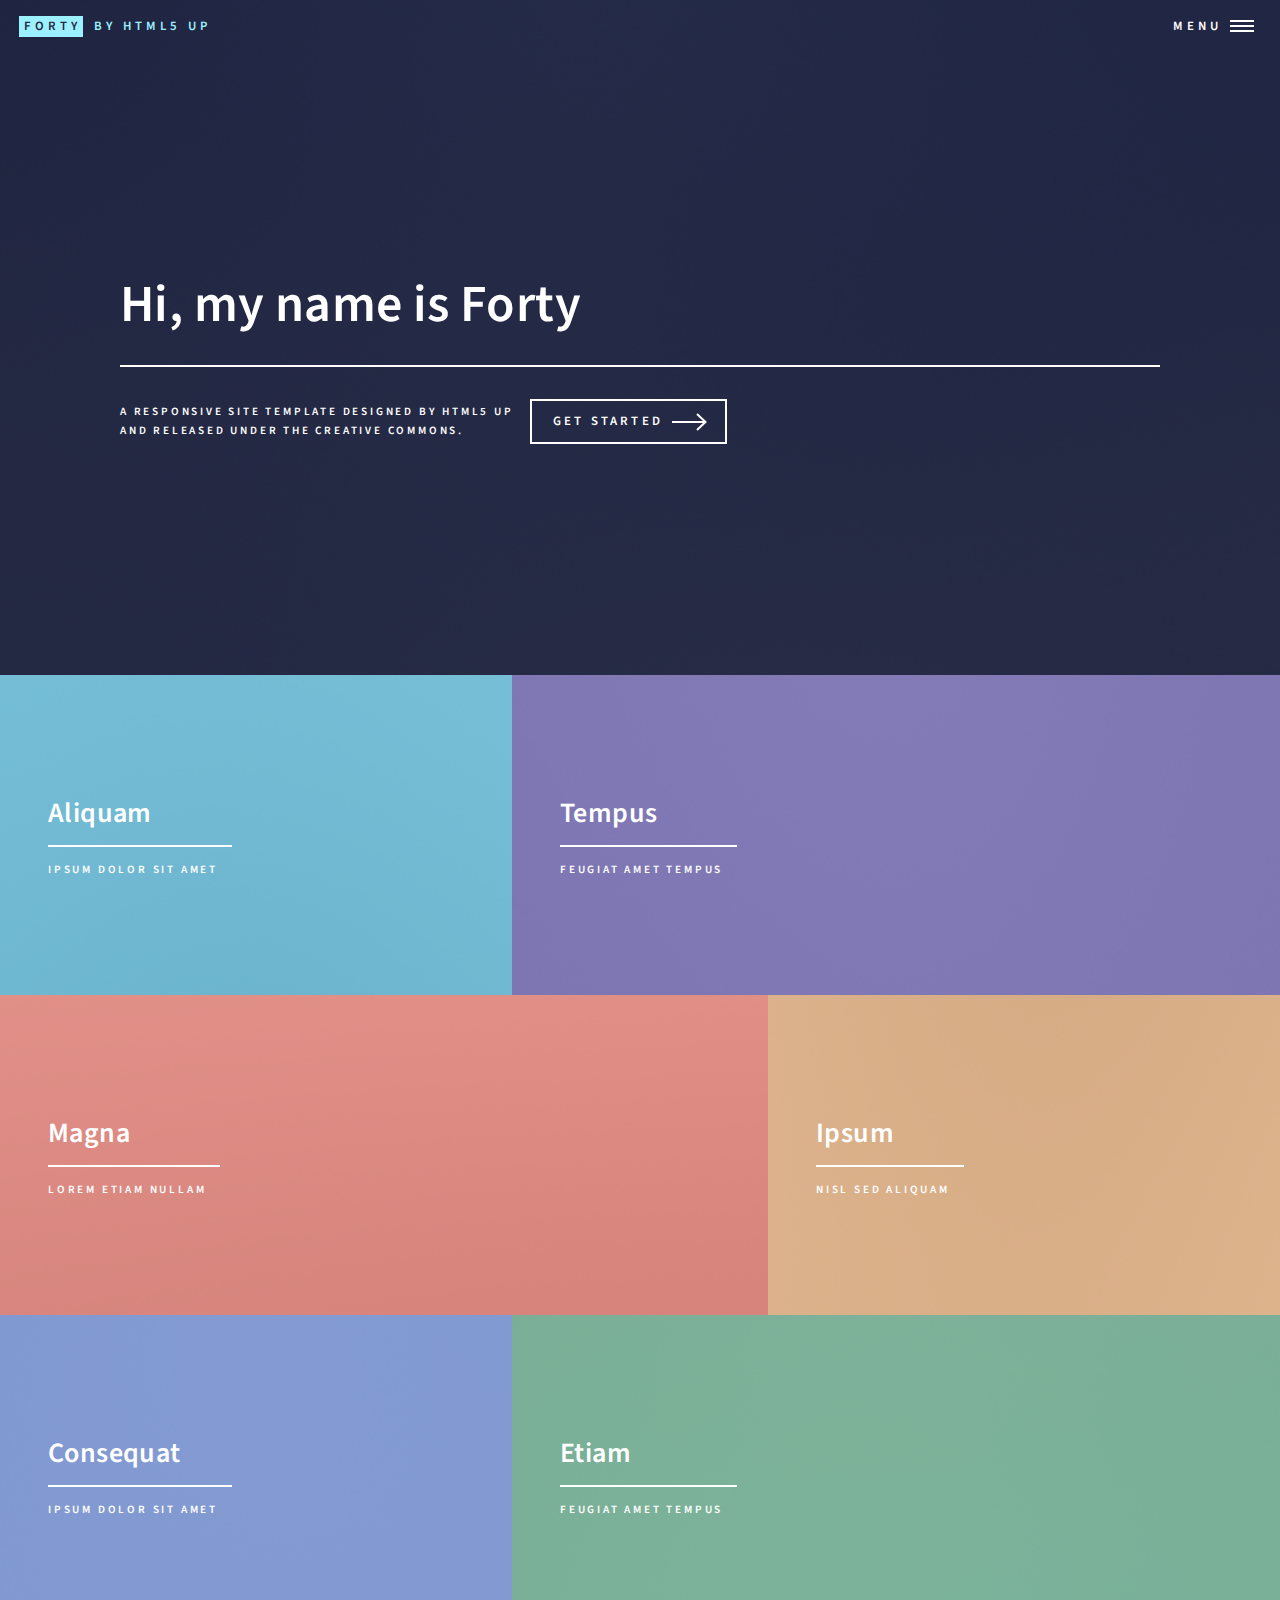
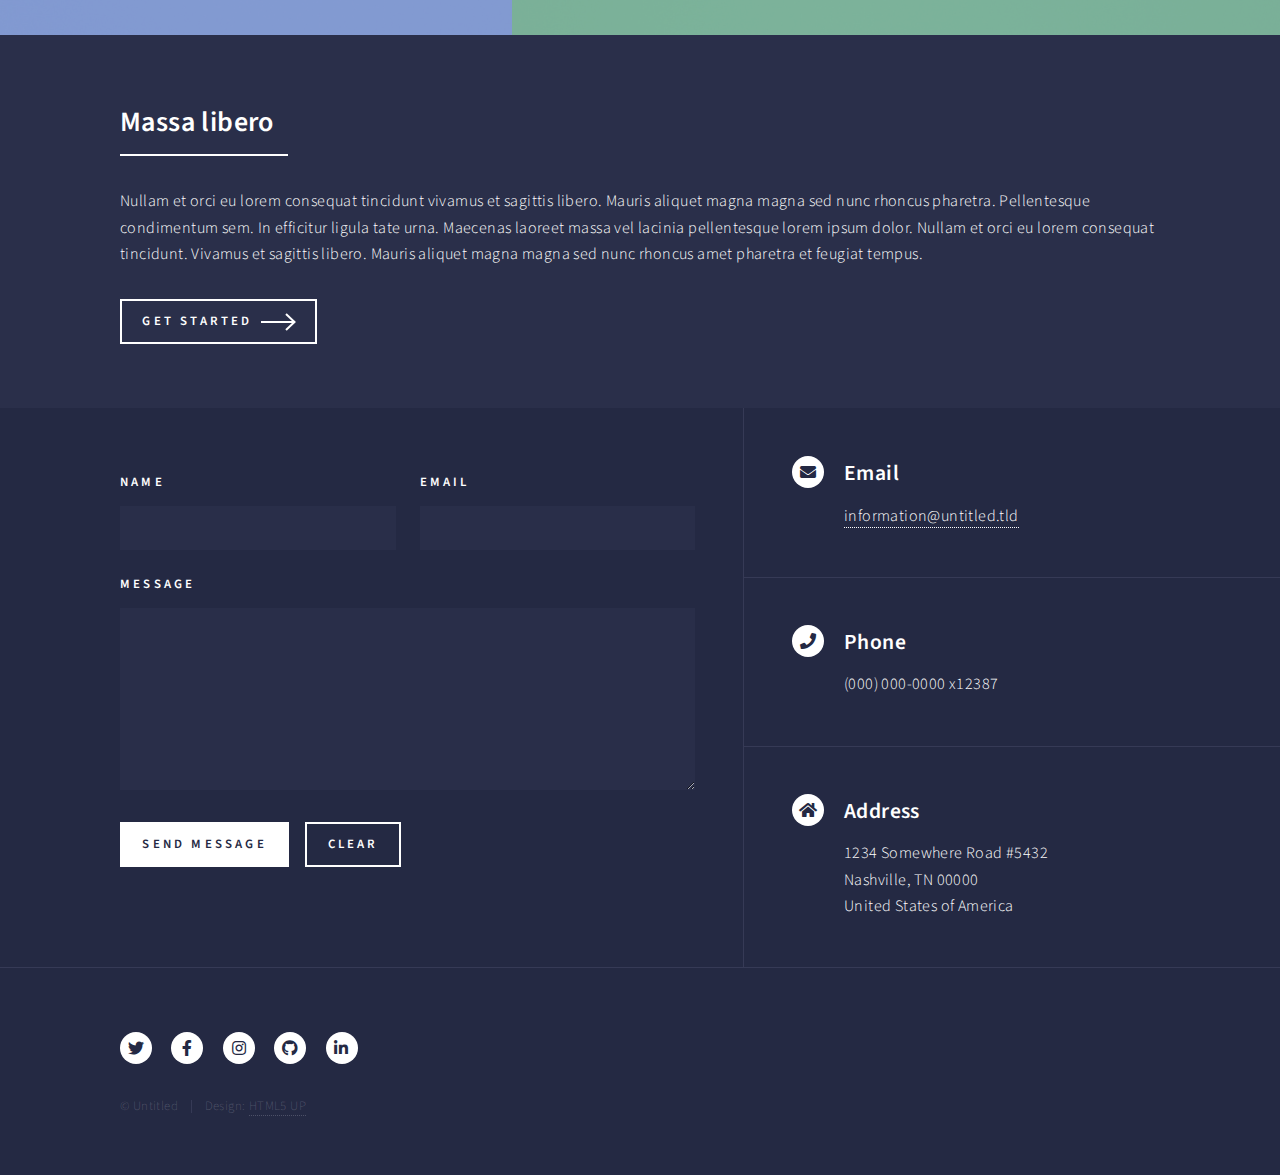
<file: html5up-forty/index.html>
<!DOCTYPE HTML>
<!--
	Forty by HTML5 UP
	html5up.net | @ajlkn
	Free for personal and commercial use under the CCA 3.0 license (html5up.net/license)
-->
<html>
	<head>
		<title>Forty by HTML5 UP</title>
		<meta charset="utf-8" />
		<meta name="viewport" content="width=device-width, initial-scale=1, user-scalable=no" />
		<link rel="stylesheet" href="assets/css/main.css" />
		<noscript><link rel="stylesheet" href="assets/css/noscript.css" /></noscript>
	</head>
	<body class="is-preload">

		<!-- Wrapper -->
			<div id="wrapper">

				<!-- Header -->
					<header id="header" class="alt">
						<a href="index.html" class="logo"><strong>Forty</strong> <span>by HTML5 UP</span></a>
						<nav>
							<a href="#menu">Menu</a>
						</nav>
					</header>

				<!-- Menu -->
					<nav id="menu">
						<ul class="links">
							<li><a href="index.html">Home</a></li>
							<li><a href="landing.html">Landing</a></li>
							<li><a href="generic.html">Generic</a></li>
							<li><a href="elements.html">Elements</a></li>
						</ul>
						<ul class="actions stacked">
							<li><a href="#" class="button primary fit">Get Started</a></li>
							<li><a href="#" class="button fit">Log In</a></li>
						</ul>
					</nav>

				<!-- Banner -->
					<section id="banner" class="major">
						<div class="inner">
							<header class="major">
								<h1>Hi, my name is Forty</h1>
							</header>
							<div class="content">
								<p>A responsive site template designed by HTML5 UP<br />
								and released under the Creative Commons.</p>
								<ul class="actions">
									<li><a href="#one" class="button next scrolly">Get Started</a></li>
								</ul>
							</div>
						</div>
					</section>

				<!-- Main -->
					<div id="main">

						<!-- One -->
							<section id="one" class="tiles">
								<article>
									<span class="image">
										<img src="images/pic01.jpg" alt="" />
									</span>
									<header class="major">
										<h3><a href="landing.html" class="link">Aliquam</a></h3>
										<p>Ipsum dolor sit amet</p>
									</header>
								</article>
								<article>
									<span class="image">
										<img src="images/pic02.jpg" alt="" />
									</span>
									<header class="major">
										<h3><a href="landing.html" class="link">Tempus</a></h3>
										<p>feugiat amet tempus</p>
									</header>
								</article>
								<article>
									<span class="image">
										<img src="images/pic03.jpg" alt="" />
									</span>
									<header class="major">
										<h3><a href="landing.html" class="link">Magna</a></h3>
										<p>Lorem etiam nullam</p>
									</header>
								</article>
								<article>
									<span class="image">
										<img src="images/pic04.jpg" alt="" />
									</span>
									<header class="major">
										<h3><a href="landing.html" class="link">Ipsum</a></h3>
										<p>Nisl sed aliquam</p>
									</header>
								</article>
								<article>
									<span class="image">
										<img src="images/pic05.jpg" alt="" />
									</span>
									<header class="major">
										<h3><a href="landing.html" class="link">Consequat</a></h3>
										<p>Ipsum dolor sit amet</p>
									</header>
								</article>
								<article>
									<span class="image">
										<img src="images/pic06.jpg" alt="" />
									</span>
									<header class="major">
										<h3><a href="landing.html" class="link">Etiam</a></h3>
										<p>Feugiat amet tempus</p>
									</header>
								</article>
							</section>

						<!-- Two -->
							<section id="two">
								<div class="inner">
									<header class="major">
										<h2>Massa libero</h2>
									</header>
									<p>Nullam et orci eu lorem consequat tincidunt vivamus et sagittis libero. Mauris aliquet magna magna sed nunc rhoncus pharetra. Pellentesque condimentum sem. In efficitur ligula tate urna. Maecenas laoreet massa vel lacinia pellentesque lorem ipsum dolor. Nullam et orci eu lorem consequat tincidunt. Vivamus et sagittis libero. Mauris aliquet magna magna sed nunc rhoncus amet pharetra et feugiat tempus.</p>
									<ul class="actions">
										<li><a href="landing.html" class="button next">Get Started</a></li>
									</ul>
								</div>
							</section>

					</div>

				<!-- Contact -->
					<section id="contact">
						<div class="inner">
							<section>
								<form method="post" action="#">
									<div class="fields">
										<div class="field half">
											<label for="name">Name</label>
											<input type="text" name="name" id="name" />
										</div>
										<div class="field half">
											<label for="email">Email</label>
											<input type="text" name="email" id="email" />
										</div>
										<div class="field">
											<label for="message">Message</label>
											<textarea name="message" id="message" rows="6"></textarea>
										</div>
									</div>
									<ul class="actions">
										<li><input type="submit" value="Send Message" class="primary" /></li>
										<li><input type="reset" value="Clear" /></li>
									</ul>
								</form>
							</section>
							<section class="split">
								<section>
									<div class="contact-method">
										<span class="icon solid alt fa-envelope"></span>
										<h3>Email</h3>
										<a href="#">information@untitled.tld</a>
									</div>
								</section>
								<section>
									<div class="contact-method">
										<span class="icon solid alt fa-phone"></span>
										<h3>Phone</h3>
										<span>(000) 000-0000 x12387</span>
									</div>
								</section>
								<section>
									<div class="contact-method">
										<span class="icon solid alt fa-home"></span>
										<h3>Address</h3>
										<span>1234 Somewhere Road #5432<br />
										Nashville, TN 00000<br />
										United States of America</span>
									</div>
								</section>
							</section>
						</div>
					</section>

				<!-- Footer -->
					<footer id="footer">
						<div class="inner">
							<ul class="icons">
								<li><a href="#" class="icon brands alt fa-twitter"><span class="label">Twitter</span></a></li>
								<li><a href="#" class="icon brands alt fa-facebook-f"><span class="label">Facebook</span></a></li>
								<li><a href="#" class="icon brands alt fa-instagram"><span class="label">Instagram</span></a></li>
								<li><a href="#" class="icon brands alt fa-github"><span class="label">GitHub</span></a></li>
								<li><a href="#" class="icon brands alt fa-linkedin-in"><span class="label">LinkedIn</span></a></li>
							</ul>
							<ul class="copyright">
								<li>&copy; Untitled</li><li>Design: <a href="https://html5up.net">HTML5 UP</a></li>
							</ul>
						</div>
					</footer>

			</div>

		<!-- Scripts -->
			<script src="assets/js/jquery.min.js"></script>
			<script src="assets/js/jquery.scrolly.min.js"></script>
			<script src="assets/js/jquery.scrollex.min.js"></script>
			<script src="assets/js/browser.min.js"></script>
			<script src="assets/js/breakpoints.min.js"></script>
			<script src="assets/js/util.js"></script>
			<script src="assets/js/main.js"></script>

	</body>
</html>
</file>
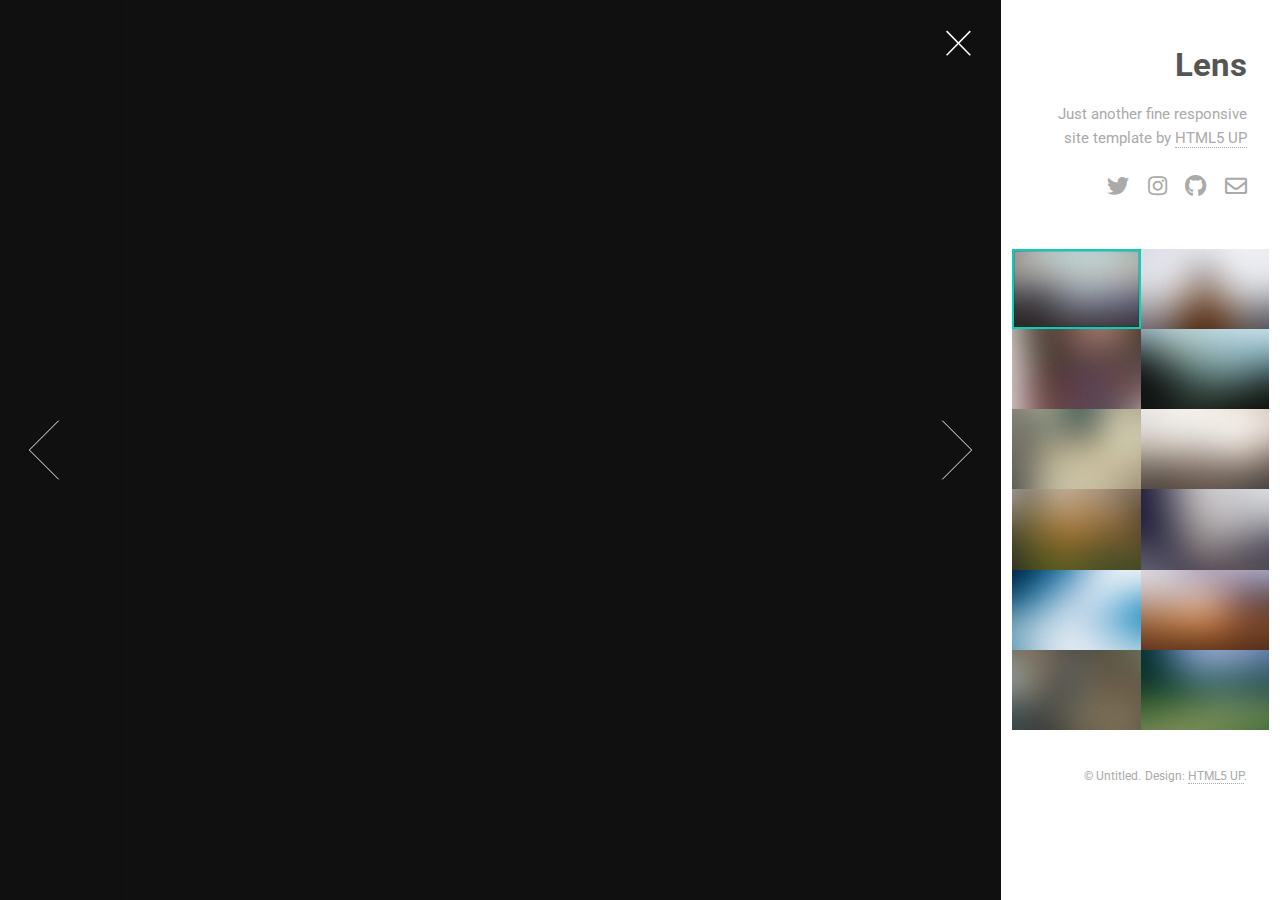
<file: lens/index.html>
<!DOCTYPE HTML>
<!--
	Lens by HTML5 UP
	html5up.net | @ajlkn
	Free for personal and commercial use under the CCA 3.0 license (html5up.net/license)
-->
<html>
	<head>
		<title>Lens by HTML5 UP</title>
		<meta charset="utf-8" />
		<meta name="viewport" content="width=device-width, initial-scale=1, user-scalable=no" />
		<link rel="stylesheet" href="assets/css/main.css" />
		<noscript><link rel="stylesheet" href="assets/css/noscript.css" /></noscript>
	</head>
	<body class="is-preload-0 is-preload-1 is-preload-2">

		<!-- Main -->
			<div id="main">

				<!-- Header -->
					<header id="header">
						<h1>Lens</h1>
						<p>Just another fine responsive site template by <a href="http://html5up.net">HTML5 UP</a></p>
						<ul class="icons">
							<li><a href="#" class="icon brands fa-twitter"><span class="label">Twitter</span></a></li>
							<li><a href="#" class="icon brands fa-instagram"><span class="label">Instagram</span></a></li>
							<li><a href="#" class="icon brands fa-github"><span class="label">Github</span></a></li>
							<li><a href="#" class="icon fa-envelope"><span class="label">Email</span></a></li>
						</ul>
					</header>

				<!-- Thumbnail -->
					<section id="thumbnails">
						<article>
							<a class="thumbnail" href="images/fulls/01.jpg" data-position="left center"><img src="images/thumbs/01.jpg" alt="" /></a>
							<h2>Diam tempus accumsan</h2>
							<p>Lorem ipsum dolor sit amet, consectetur adipiscing elit.</p>
						</article>
						<article>
							<a class="thumbnail" href="images/fulls/02.jpg"><img src="images/thumbs/02.jpg" alt="" /></a>
							<h2>Vivamus convallis libero</h2>
							<p>Sed velit lacus, laoreet at venenatis convallis in lorem tincidunt.</p>
						</article>
						<article>
							<a class="thumbnail" href="images/fulls/03.jpg" data-position="top center"><img src="images/thumbs/03.jpg" alt="" /></a>
							<h2>Nec accumsan enim felis</h2>
							<p>Maecenas eleifend tellus ut turpis eleifend, vitae pretium faucibus.</p>
						</article>
						<article>
							<a class="thumbnail" href="images/fulls/04.jpg"><img src="images/thumbs/04.jpg" alt="" /></a>
							<h2>Donec maximus nisi eget</h2>
							<p>Tristique in nulla vel congue. Sed sociis natoque parturient nascetur.</p>
						</article>
						<article>
							<a class="thumbnail" href="images/fulls/05.jpg" data-position="top center"><img src="images/thumbs/05.jpg" alt="" /></a>
							<h2>Nullam vitae nunc vulputate</h2>
							<p>In pellentesque cursus velit id posuere. Donec vehicula nulla.</p>
						</article>
						<article>
							<a class="thumbnail" href="images/fulls/06.jpg"><img src="images/thumbs/06.jpg" alt="" /></a>
							<h2>Phasellus magna faucibus</h2>
							<p>Nulla dignissim libero maximus tellus varius dictum ut posuere magna.</p>
						</article>
						<article>
							<a class="thumbnail" href="images/fulls/07.jpg"><img src="images/thumbs/07.jpg" alt="" /></a>
							<h2>Proin quis mauris</h2>
							<p>Etiam ultricies, lorem quis efficitur porttitor, facilisis ante orci urna.</p>
						</article>
						<article>
							<a class="thumbnail" href="images/fulls/08.jpg"><img src="images/thumbs/08.jpg" alt="" /></a>
							<h2>Gravida quis varius enim</h2>
							<p>Nunc egestas congue lorem. Nullam dictum placerat ex sapien tortor mattis.</p>
						</article>
						<article>
							<a class="thumbnail" href="images/fulls/09.jpg"><img src="images/thumbs/09.jpg" alt="" /></a>
							<h2>Morbi eget vitae adipiscing</h2>
							<p>In quis vulputate dui. Maecenas metus elit, dictum praesent lacinia lacus.</p>
						</article>
						<article>
							<a class="thumbnail" href="images/fulls/10.jpg"><img src="images/thumbs/10.jpg" alt="" /></a>
							<h2>Habitant tristique senectus</h2>
							<p>Vestibulum ante ipsum primis in faucibus orci luctus ac tincidunt dolor.</p>
						</article>
						<article>
							<a class="thumbnail" href="images/fulls/11.jpg"><img src="images/thumbs/11.jpg" alt="" /></a>
							<h2>Pharetra ex non faucibus</h2>
							<p>Ut sed magna euismod leo laoreet congue. Fusce congue enim ultricies.</p>
						</article>
						<article>
							<a class="thumbnail" href="images/fulls/12.jpg"><img src="images/thumbs/12.jpg" alt="" /></a>
							<h2>Mattis lorem sodales</h2>
							<p>Feugiat auctor leo massa, nec vestibulum nisl erat faucibus, rutrum nulla.</p>
						</article>
					</section>

				<!-- Footer -->
					<footer id="footer">
						<ul class="copyright">
							<li>&copy; Untitled.</li><li>Design: <a href="http://html5up.net">HTML5 UP</a>.</li>
						</ul>
					</footer>

			</div>

		<!-- Scripts -->
			<script src="assets/js/jquery.min.js"></script>
			<script src="assets/js/browser.min.js"></script>
			<script src="assets/js/breakpoints.min.js"></script>
			<script src="assets/js/main.js"></script>

	</body>
</html>
</file>
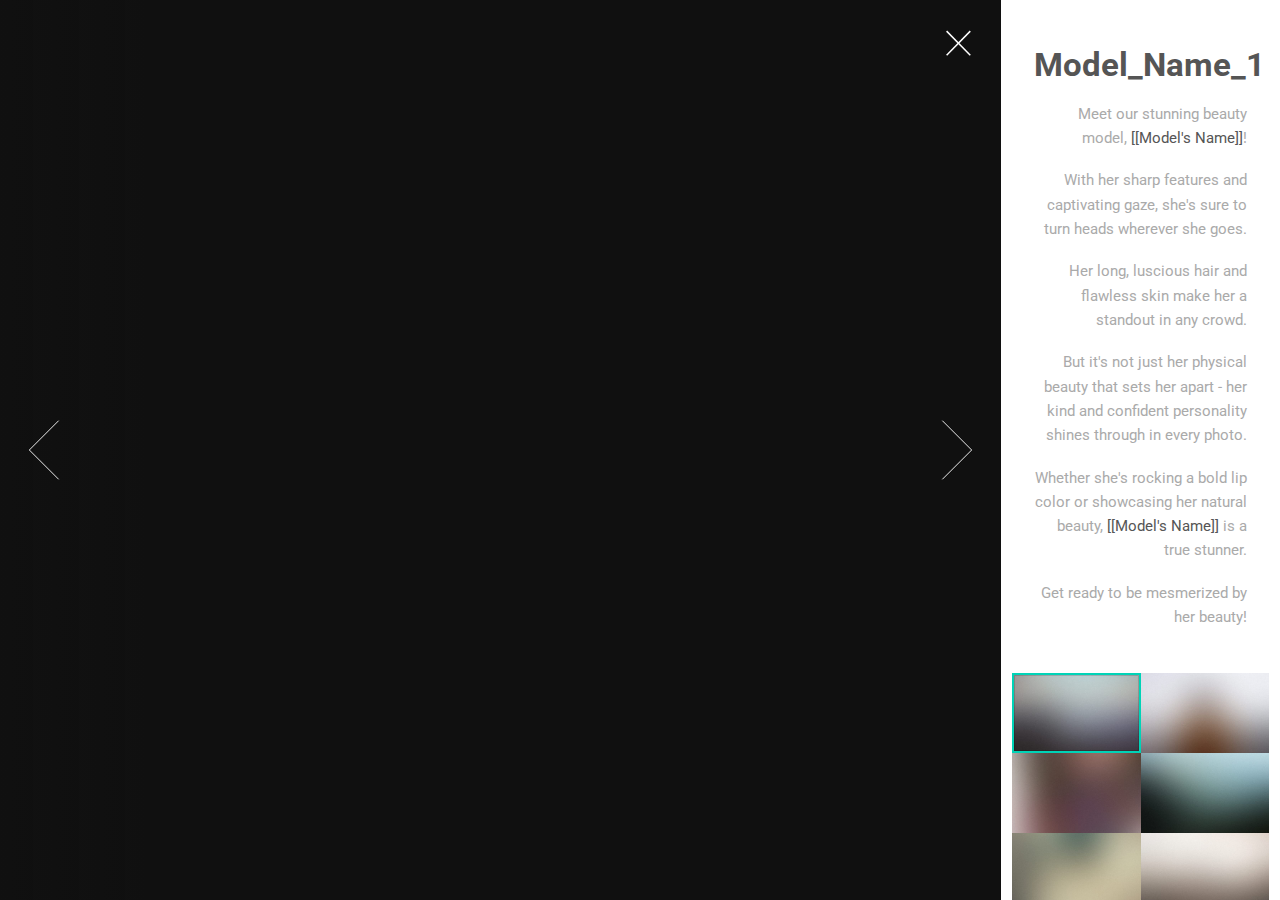
<file: models/index.html>
<!DOCTYPE HTML>
<html>
	<head>
		<title>Model_Name_1</title>
		<meta charset="utf-8" />
		<meta name="viewport" content="width=device-width, initial-scale=1, user-scalable=no" />
		<link rel="stylesheet" href="assets/css/main.css" />
		<noscript><link rel="stylesheet" href="assets/css/noscript.css" /></noscript>
	</head>
	<body class="is-preload-0 is-preload-1 is-preload-2">

		<!-- Main -->
			<div id="main">

				<!-- Header -->
					<header id="header">
						<h1>Model_Name_1</h1>
						<!-- <p>Just another fine responsive site template by</p>
						<p>Just another fine responsive site template by</p>
						<p>Just another fine responsive site template by</p>
						<p>Just another fine responsive site template by</p> -->
						<p>Meet our stunning beauty model, <b>[[Model's Name]]</b>!</p> <p>With her sharp features and captivating gaze, she's sure to turn heads wherever she goes.</p> <p>Her long, luscious hair and flawless skin make her a standout in any crowd.</p> <p>But it's not just her physical beauty that sets her apart - her kind and confident personality shines through in every photo.</p> <p>Whether she's rocking a bold lip color or showcasing her natural beauty, <b>[[Model's Name]]</b> is a true stunner.</p> <p>Get ready to be mesmerized by her beauty!</p>
					</header>

				<!-- Thumbnail -->
					<section id="thumbnails">
						<article>
							<a class="thumbnail" href="images/fulls/01.jpg" data-position="left center"><img src="images/thumbs/01.jpg" alt="" /></a>
							<h2>Diam tempus accumsan</h2>
							<p>Lorem ipsum dolor sit amet, consectetur adipiscing elit.</p>
						</article>
						<article>
							<a class="thumbnail" href="images/fulls/02.jpg"><img src="images/thumbs/02.jpg" alt="" /></a>
							<h2>Vivamus convallis libero</h2>
							<p>Sed velit lacus, laoreet at venenatis convallis in lorem tincidunt.</p>
						</article>
						<article>
							<a class="thumbnail" href="images/fulls/03.jpg" data-position="top center"><img src="images/thumbs/03.jpg" alt="" /></a>
							<h2>Nec accumsan enim felis</h2>
							<p>Maecenas eleifend tellus ut turpis eleifend, vitae pretium faucibus.</p>
						</article>
						<article>
							<a class="thumbnail" href="images/fulls/04.jpg"><img src="images/thumbs/04.jpg" alt="" /></a>
							<h2>Donec maximus nisi eget</h2>
							<p>Tristique in nulla vel congue. Sed sociis natoque parturient nascetur.</p>
						</article>
						<article>
							<a class="thumbnail" href="images/fulls/05.jpg" data-position="top center"><img src="images/thumbs/05.jpg" alt="" /></a>
							<h2>Nullam vitae nunc vulputate</h2>
							<p>In pellentesque cursus velit id posuere. Donec vehicula nulla.</p>
						</article>
						<article>
							<a class="thumbnail" href="images/fulls/06.jpg"><img src="images/thumbs/06.jpg" alt="" /></a>
							<h2>Phasellus magna faucibus</h2>
							<p>Nulla dignissim libero maximus tellus varius dictum ut posuere magna.</p>
						</article>
						<article>
							<a class="thumbnail" href="images/fulls/07.jpg"><img src="images/thumbs/07.jpg" alt="" /></a>
							<h2>Proin quis mauris</h2>
							<p>Etiam ultricies, lorem quis efficitur porttitor, facilisis ante orci urna.</p>
						</article>
						<article>
							<a class="thumbnail" href="images/fulls/08.jpg"><img src="images/thumbs/08.jpg" alt="" /></a>
							<h2>Gravida quis varius enim</h2>
							<p>Nunc egestas congue lorem. Nullam dictum placerat ex sapien tortor mattis.</p>
						</article>
						<article>
							<a class="thumbnail" href="images/fulls/09.jpg"><img src="images/thumbs/09.jpg" alt="" /></a>
							<h2>Morbi eget vitae adipiscing</h2>
							<p>In quis vulputate dui. Maecenas metus elit, dictum praesent lacinia lacus.</p>
						</article>
						<article>
							<a class="thumbnail" href="images/fulls/10.jpg"><img src="images/thumbs/10.jpg" alt="" /></a>
							<h2>Habitant tristique senectus</h2>
							<p>Vestibulum ante ipsum primis in faucibus orci luctus ac tincidunt dolor.</p>
						</article>
						<article>
							<a class="thumbnail" href="images/fulls/11.jpg"><img src="images/thumbs/11.jpg" alt="" /></a>
							<h2>Pharetra ex non faucibus</h2>
							<p>Ut sed magna euismod leo laoreet congue. Fusce congue enim ultricies.</p>
						</article>
						<article>
							<a class="thumbnail" href="images/fulls/12.jpg"><img src="images/thumbs/12.jpg" alt="" /></a>
							<h2>Mattis lorem sodales</h2>
							<p>Feugiat auctor leo massa, nec vestibulum nisl erat faucibus, rutrum nulla.</p>
						</article>
					</section>

				<!-- Footer -->
					<footer id="footer">
						<ul class="copyright">
							<li>&copy; ATEA.</li><li>Design:JW.</li>
						</ul>
					</footer>

			</div>

		<!-- Scripts -->
			<script src="assets/js/jquery.min.js"></script>
			<script src="assets/js/browser.min.js"></script>
			<script src="assets/js/breakpoints.min.js"></script>
			<script src="assets/js/main.js"></script>

	</body>
</html>
</file>
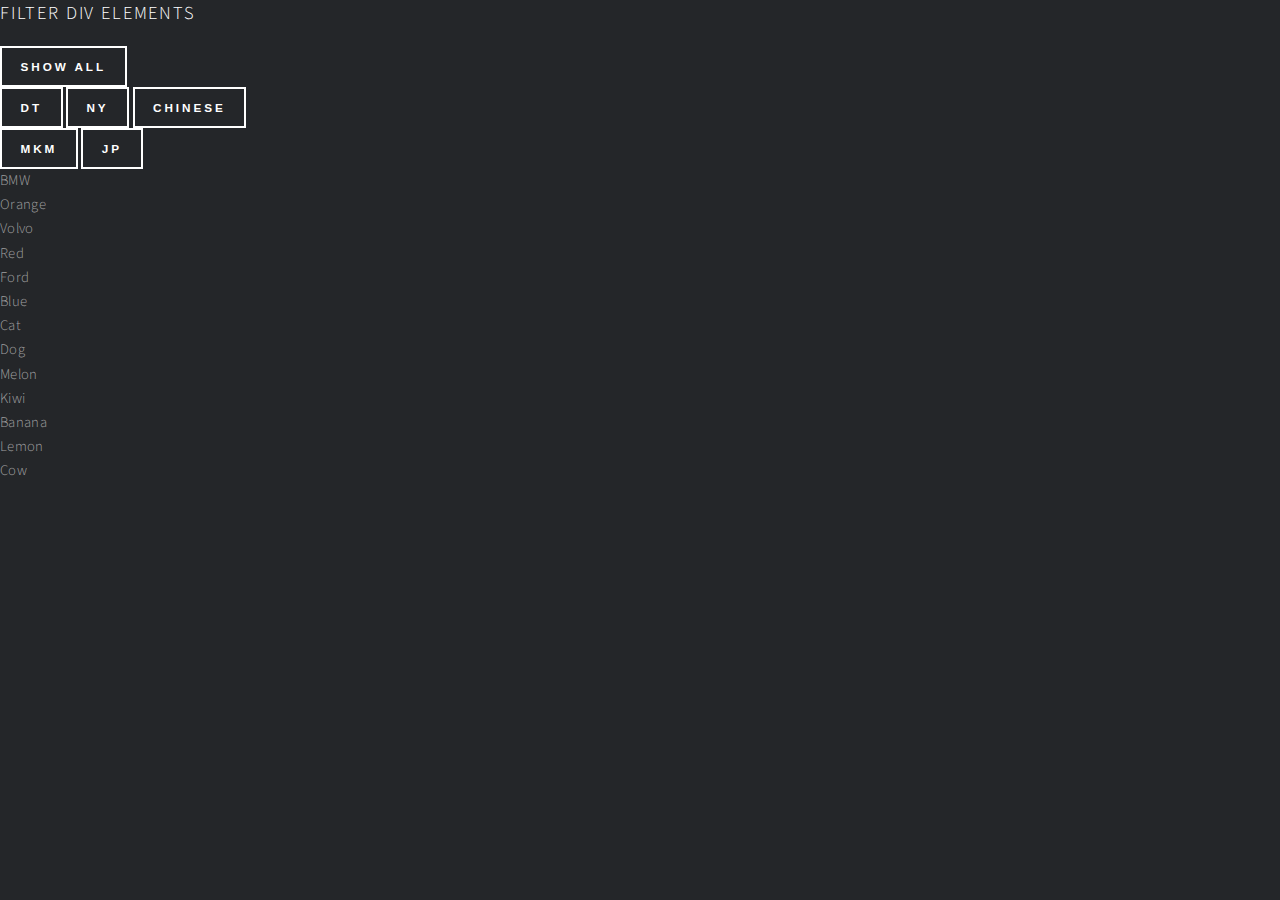
<file: filterbutton_element.html>
<!DOCTYPE html>
<html>
	<head>
		<title>ATEA</title>
		<meta charset="utf-8" />
		<meta name="viewport" content="width=device-width, initial-scale=1, user-scalable=no" />
		<link rel="stylesheet" href="assets/css/main.css" />
		<noscript><link rel="stylesheet" href="assets/css/noscript.css" /></noscript>
	</head>
<body>

<h2>Filter DIV Elements</h2>

<div id="myBtnContainer">
  <button class="btn active" onclick="filterSelection('all')"> Show all</button>
  <div>
  <button class="btn" onclick="filterSelection('dt')"> dt</button>
  <button class="btn" onclick="filterSelection('ny')"> ny</button>
  <button class="btn" onclick="filterSelection('cn')"> chinese</button>
  </div>
  <div>
  <button class="btn" onclick="filterSelection('mkm')"> mkm</button>
  <button class="btn" onclick="filterSelection('jp')"> jp</button>
  </div>
</div>

<div class="container">
  <div class="filterDiv dt">BMW</div>
  <div class="filterDiv jp mkm">Orange</div>
  <div class="filterDiv dt">Volvo</div>
  <div class="filterDiv jp">Red</div>
  <div class="filterDiv dt">Ford</div>
  <div class="filterDiv jp">Blue</div>
  <div class="filterDiv ny">Cat</div>
  <div class="filterDiv ny">Dog</div>
  <div class="filterDiv mkm">Melon</div>
  <div class="filterDiv cn ny">Kiwi</div>
  <div class="filterDiv mkm">Banana</div>
  <div class="filterDiv mkm">Lemon</div>
  <div class="filterDiv ny">Cow</div>
</div>

<script>
filterSelection("all")
function filterSelection(c) {
  var x, i;
  x = document.getElementsByClassName("filterDiv");
  if (c == "all") c = "";
  for (i = 0; i < x.length; i++) {
    w3RemoveClass(x[i], "show");
    if (x[i].className.indexOf(c) > -1) w3AddClass(x[i], "show");
  }
}

function w3AddClass(element, name) {
  var i, arr1, arr2;
  arr1 = element.className.split(" ");
  arr2 = name.split(" ");
  for (i = 0; i < arr2.length; i++) {
    if (arr1.indexOf(arr2[i]) == -1) {element.className += " " + arr2[i];}
  }
}

function w3RemoveClass(element, name) {
  var i, arr1, arr2;
  arr1 = element.className.split(" ");
  arr2 = name.split(" ");
  for (i = 0; i < arr2.length; i++) {
    while (arr1.indexOf(arr2[i]) > -1) {
      arr1.splice(arr1.indexOf(arr2[i]), 1);     
    }
  }
  element.className = arr1.join(" ");
}

// Add active class to the current button (highlight it)
var btnContainer = document.getElementById("myBtnContainer");
var btns = btnContainer.getElementsByClassName("btn");
for (var i = 0; i < btns.length; i++) {
  btns[i].addEventListener("click", function(){
    var current = document.getElementsByClassName("active");
    current[0].className = current[0].className.replace(" active", "");
    this.className += " active";
  });
}
</script>

</body>
</html>
</file>
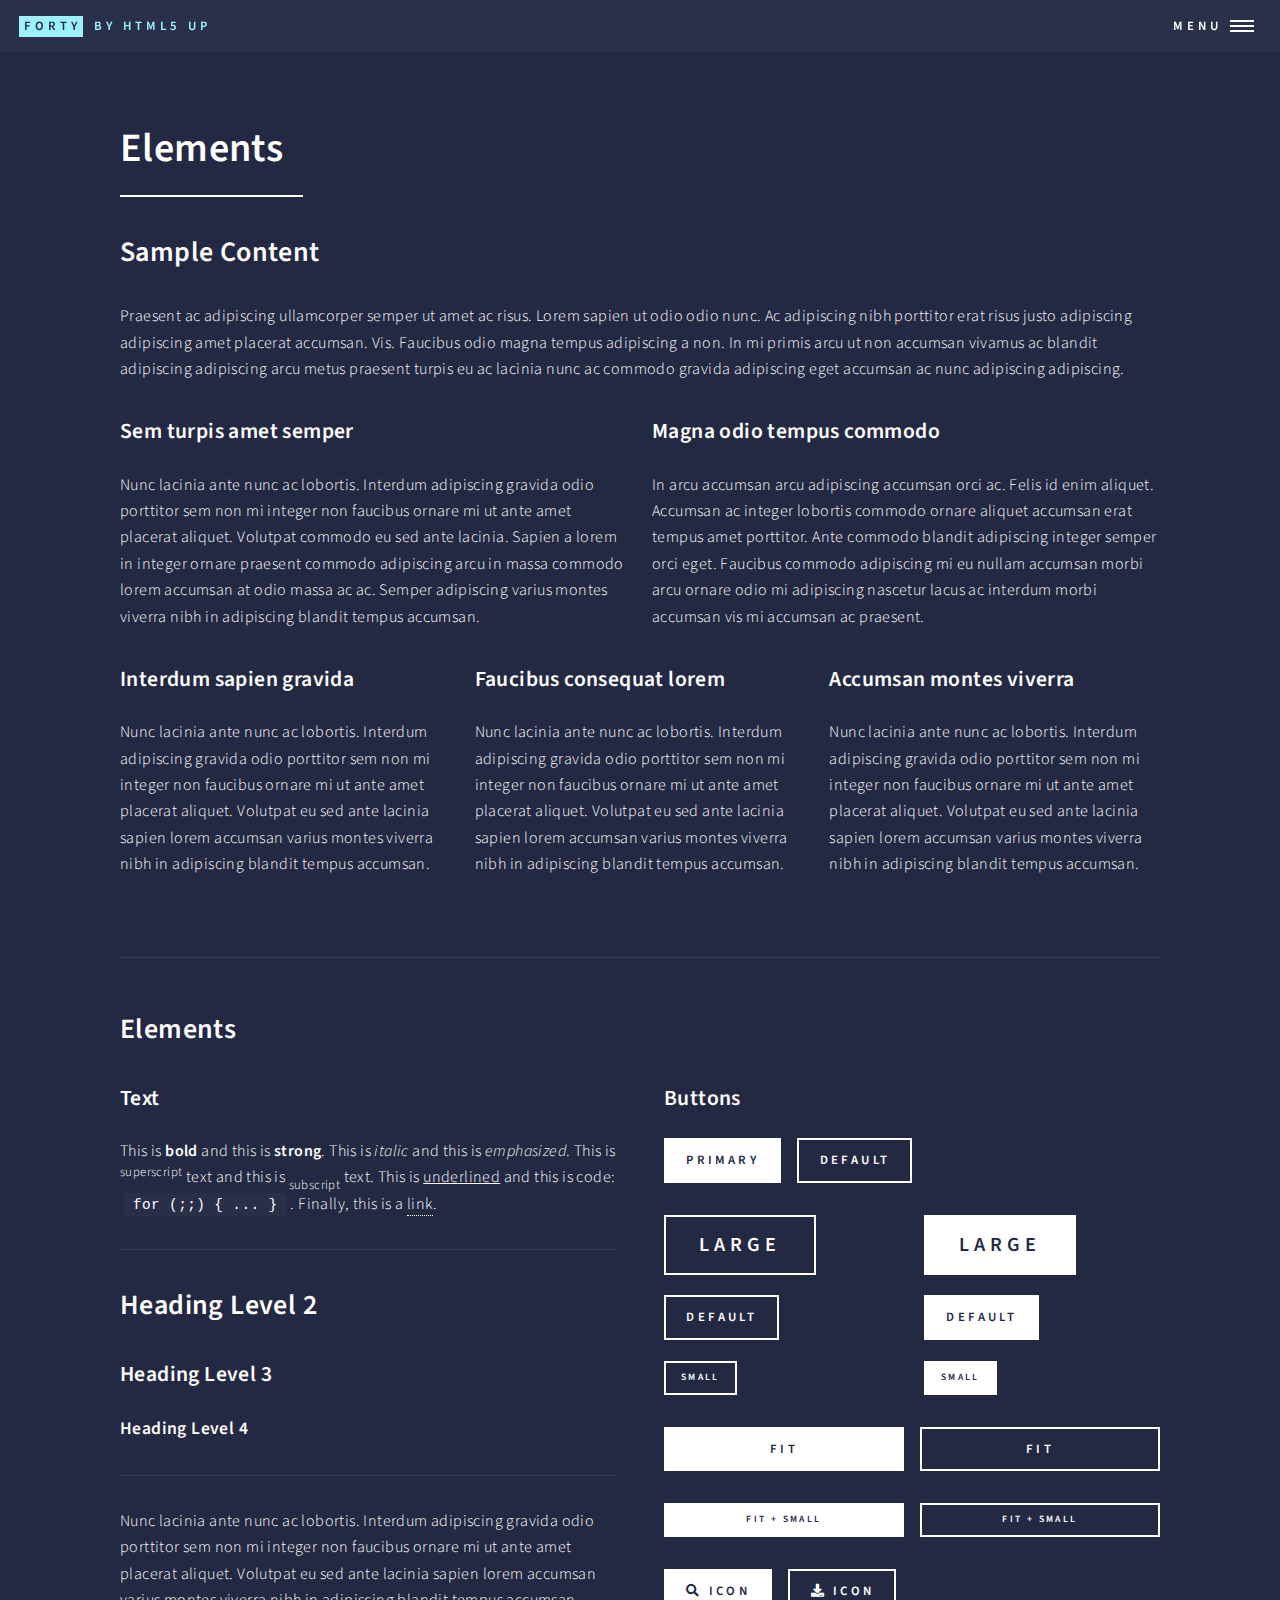
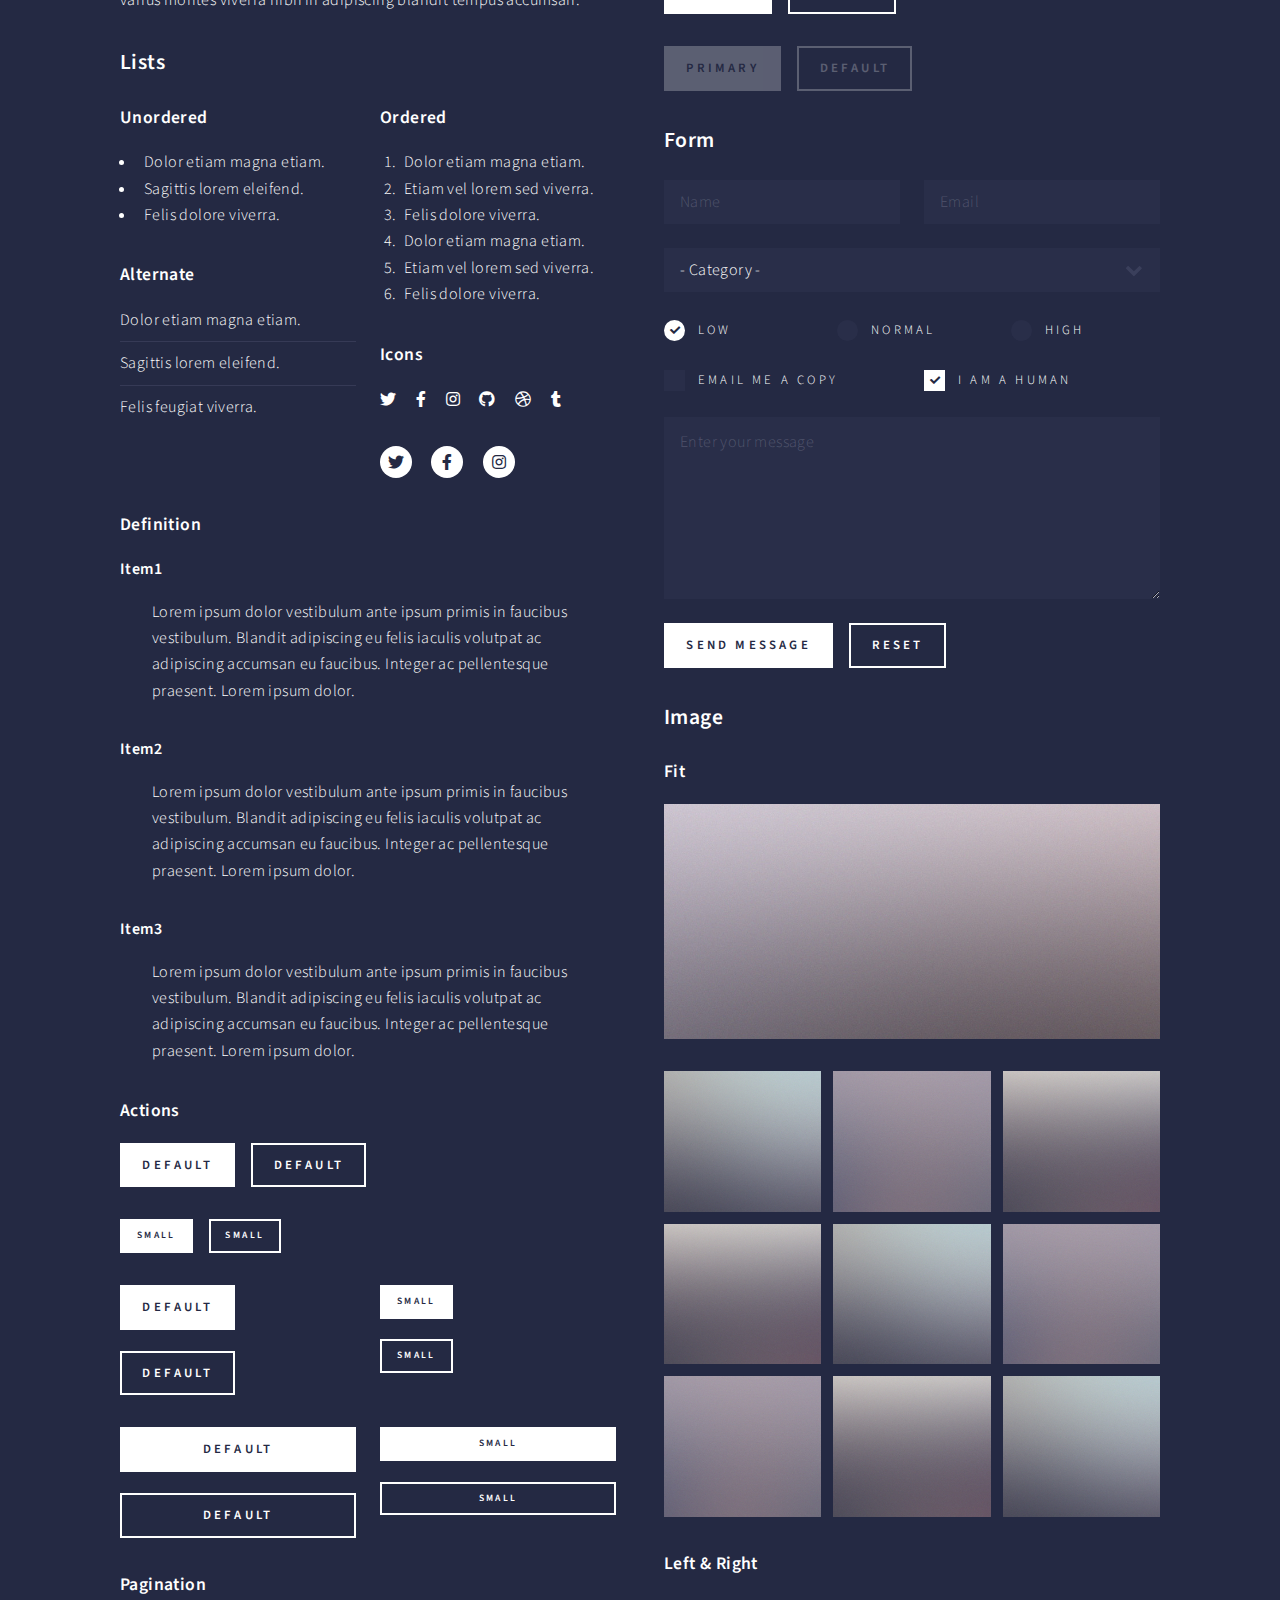
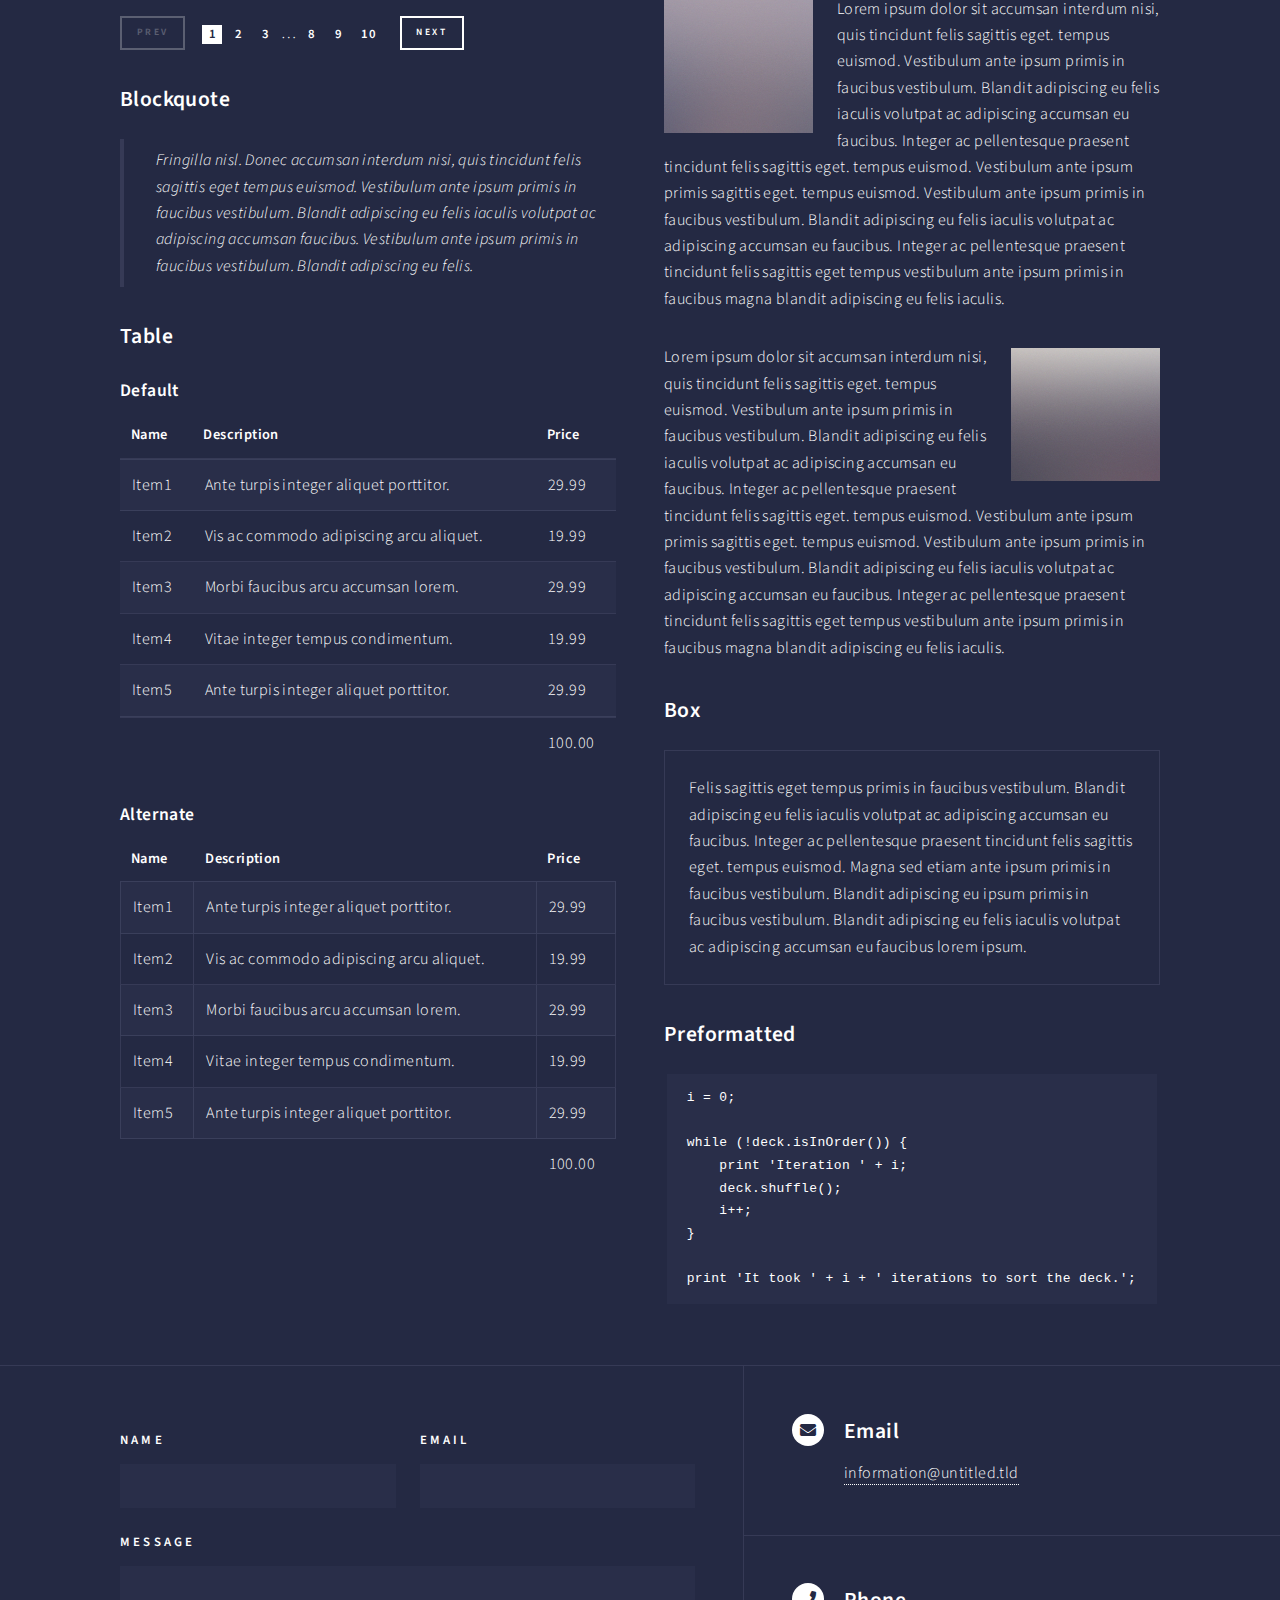
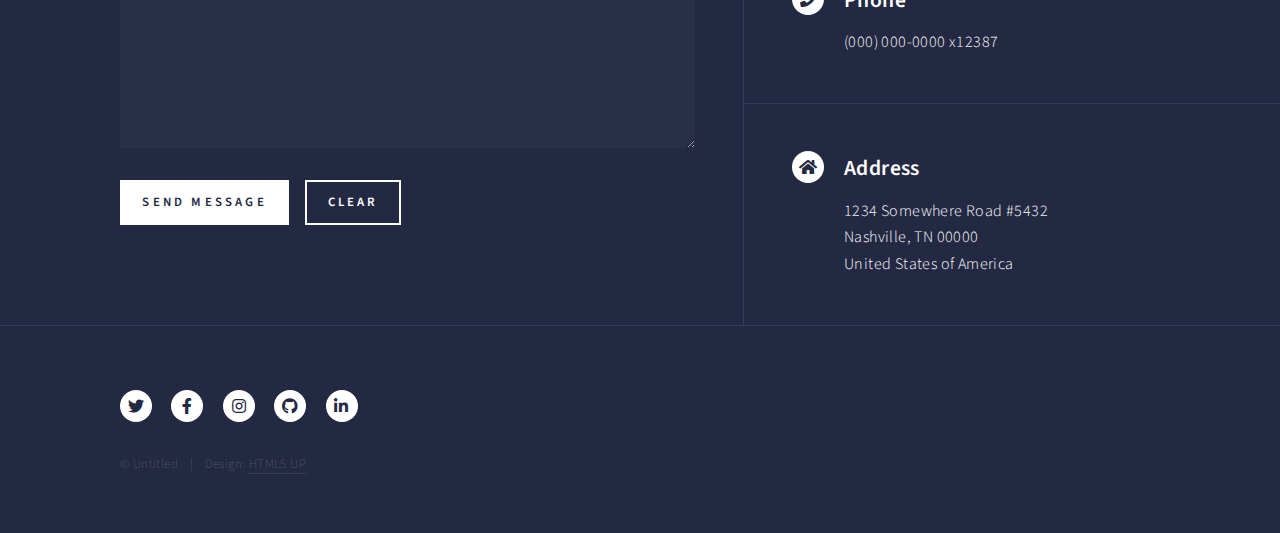
<file: html5up-forty/elements.html>
<!DOCTYPE HTML>
<!--
	Forty by HTML5 UP
	html5up.net | @ajlkn
	Free for personal and commercial use under the CCA 3.0 license (html5up.net/license)
-->
<html>
	<head>
		<title>Elements - Forty by HTML5 UP</title>
		<meta charset="utf-8" />
		<meta name="viewport" content="width=device-width, initial-scale=1, user-scalable=no" />
		<link rel="stylesheet" href="assets/css/main.css" />
		<noscript><link rel="stylesheet" href="assets/css/noscript.css" /></noscript>
	</head>
	<body class="is-preload">

		<!-- Wrapper -->
			<div id="wrapper">

				<!-- Header -->
					<header id="header">
						<a href="index.html" class="logo"><strong>Forty</strong> <span>by HTML5 UP</span></a>
						<nav>
							<a href="#menu">Menu</a>
						</nav>
					</header>

				<!-- Menu -->
					<nav id="menu">
						<ul class="links">
							<li><a href="index.html">Home</a></li>
							<li><a href="landing.html">Landing</a></li>
							<li><a href="generic.html">Generic</a></li>
							<li><a href="elements.html">Elements</a></li>
						</ul>
						<ul class="actions stacked">
							<li><a href="#" class="button primary fit">Get Started</a></li>
							<li><a href="#" class="button fit">Log In</a></li>
						</ul>
					</nav>

				<!-- Main -->
					<div id="main" class="alt">

						<!-- One -->
							<section id="one">
								<div class="inner">
									<header class="major">
										<h1>Elements</h1>
									</header>

									<!-- Content -->
										<h2 id="content">Sample Content</h2>
										<p>Praesent ac adipiscing ullamcorper semper ut amet ac risus. Lorem sapien ut odio odio nunc. Ac adipiscing nibh porttitor erat risus justo adipiscing adipiscing amet placerat accumsan. Vis. Faucibus odio magna tempus adipiscing a non. In mi primis arcu ut non accumsan vivamus ac blandit adipiscing adipiscing arcu metus praesent turpis eu ac lacinia nunc ac commodo gravida adipiscing eget accumsan ac nunc adipiscing adipiscing.</p>
										<div class="row">
											<div class="col-6 col-12-small">
												<h3>Sem turpis amet semper</h3>
												<p>Nunc lacinia ante nunc ac lobortis. Interdum adipiscing gravida odio porttitor sem non mi integer non faucibus ornare mi ut ante amet placerat aliquet. Volutpat commodo eu sed ante lacinia. Sapien a lorem in integer ornare praesent commodo adipiscing arcu in massa commodo lorem accumsan at odio massa ac ac. Semper adipiscing varius montes viverra nibh in adipiscing blandit tempus accumsan.</p>
											</div>
											<div class="col-6 col-12-small">
												<h3>Magna odio tempus commodo</h3>
												<p>In arcu accumsan arcu adipiscing accumsan orci ac. Felis id enim aliquet. Accumsan ac integer lobortis commodo ornare aliquet accumsan erat tempus amet porttitor. Ante commodo blandit adipiscing integer semper orci eget. Faucibus commodo adipiscing mi eu nullam accumsan morbi arcu ornare odio mi adipiscing nascetur lacus ac interdum morbi accumsan vis mi accumsan ac praesent.</p>
											</div>
											<!-- Break -->
											<div class="col-4 col-12-medium">
												<h3>Interdum sapien gravida</h3>
												<p>Nunc lacinia ante nunc ac lobortis. Interdum adipiscing gravida odio porttitor sem non mi integer non faucibus ornare mi ut ante amet placerat aliquet. Volutpat eu sed ante lacinia sapien lorem accumsan varius montes viverra nibh in adipiscing blandit tempus accumsan.</p>
											</div>
											<div class="col-4 col-12-medium">
												<h3>Faucibus consequat lorem</h3>
												<p>Nunc lacinia ante nunc ac lobortis. Interdum adipiscing gravida odio porttitor sem non mi integer non faucibus ornare mi ut ante amet placerat aliquet. Volutpat eu sed ante lacinia sapien lorem accumsan varius montes viverra nibh in adipiscing blandit tempus accumsan.</p>
											</div>
											<div class="col-4 col-12-medium">
												<h3>Accumsan montes viverra</h3>
												<p>Nunc lacinia ante nunc ac lobortis. Interdum adipiscing gravida odio porttitor sem non mi integer non faucibus ornare mi ut ante amet placerat aliquet. Volutpat eu sed ante lacinia sapien lorem accumsan varius montes viverra nibh in adipiscing blandit tempus accumsan.</p>
											</div>
										</div>

									<hr class="major" />

									<!-- Elements -->
										<h2 id="elements">Elements</h2>
										<div class="row gtr-200">
											<div class="col-6 col-12-medium">

												<!-- Text stuff -->
													<h3>Text</h3>
													<p>This is <b>bold</b> and this is <strong>strong</strong>. This is <i>italic</i> and this is <em>emphasized</em>.
													This is <sup>superscript</sup> text and this is <sub>subscript</sub> text.
													This is <u>underlined</u> and this is code: <code>for (;;) { ... }</code>.
													Finally, this is a <a href="#">link</a>.</p>
													<hr />
													<h2>Heading Level 2</h2>
													<h3>Heading Level 3</h3>
													<h4>Heading Level 4</h4>
													<hr />
													<p>Nunc lacinia ante nunc ac lobortis. Interdum adipiscing gravida odio porttitor sem non mi integer non faucibus ornare mi ut ante amet placerat aliquet. Volutpat eu sed ante lacinia sapien lorem accumsan varius montes viverra nibh in adipiscing blandit tempus accumsan.</p>

												<!-- Lists -->
													<h3>Lists</h3>
													<div class="row">
														<div class="col-6 col-12-small">

															<h4>Unordered</h4>
															<ul>
																<li>Dolor etiam magna etiam.</li>
																<li>Sagittis lorem eleifend.</li>
																<li>Felis dolore viverra.</li>
															</ul>

															<h4>Alternate</h4>
															<ul class="alt">
																<li>Dolor etiam magna etiam.</li>
																<li>Sagittis lorem eleifend.</li>
																<li>Felis feugiat viverra.</li>
															</ul>

														</div>
														<div class="col-6 col-12-small">

															<h4>Ordered</h4>
															<ol>
																<li>Dolor etiam magna etiam.</li>
																<li>Etiam vel lorem sed viverra.</li>
																<li>Felis dolore viverra.</li>
																<li>Dolor etiam magna etiam.</li>
																<li>Etiam vel lorem sed viverra.</li>
																<li>Felis dolore viverra.</li>
															</ol>

															<h4>Icons</h4>
															<ul class="icons">
																<li><a href="#" class="icon brands fa-twitter"><span class="label">Twitter</span></a></li>
																<li><a href="#" class="icon brands fa-facebook-f"><span class="label">Facebook</span></a></li>
																<li><a href="#" class="icon brands fa-instagram"><span class="label">Instagram</span></a></li>
																<li><a href="#" class="icon brands fa-github"><span class="label">Github</span></a></li>
																<li><a href="#" class="icon brands fa-dribbble"><span class="label">Dribbble</span></a></li>
																<li><a href="#" class="icon brands fa-tumblr"><span class="label">Tumblr</span></a></li>
															</ul>
															<ul class="icons">
																<li><a href="#" class="icon brands alt fa-twitter"><span class="label">Twitter</span></a></li>
																<li><a href="#" class="icon brands alt fa-facebook-f"><span class="label">Facebook</span></a></li>
																<li><a href="#" class="icon brands alt fa-instagram"><span class="label">Instagram</span></a></li>
															</ul>

														</div>
													</div>
													<h4>Definition</h4>
													<dl>
														<dt>Item1</dt>
														<dd>
															<p>Lorem ipsum dolor vestibulum ante ipsum primis in faucibus vestibulum. Blandit adipiscing eu felis iaculis volutpat ac adipiscing accumsan eu faucibus. Integer ac pellentesque praesent. Lorem ipsum dolor.</p>
														</dd>
														<dt>Item2</dt>
														<dd>
															<p>Lorem ipsum dolor vestibulum ante ipsum primis in faucibus vestibulum. Blandit adipiscing eu felis iaculis volutpat ac adipiscing accumsan eu faucibus. Integer ac pellentesque praesent. Lorem ipsum dolor.</p>
														</dd>
														<dt>Item3</dt>
														<dd>
															<p>Lorem ipsum dolor vestibulum ante ipsum primis in faucibus vestibulum. Blandit adipiscing eu felis iaculis volutpat ac adipiscing accumsan eu faucibus. Integer ac pellentesque praesent. Lorem ipsum dolor.</p>
														</dd>
													</dl>

													<h4>Actions</h4>
													<ul class="actions">
														<li><a href="#" class="button primary">Default</a></li>
														<li><a href="#" class="button">Default</a></li>
													</ul>
													<ul class="actions small">
														<li><a href="#" class="button primary small">Small</a></li>
														<li><a href="#" class="button small">Small</a></li>
													</ul>
													<div class="row">
														<div class="col-6 col-12-small">
															<ul class="actions stacked">
																<li><a href="#" class="button primary">Default</a></li>
																<li><a href="#" class="button">Default</a></li>
															</ul>
														</div>
														<div class="col-6 col-12-small">
															<ul class="actions stacked">
																<li><a href="#" class="button primary small">Small</a></li>
																<li><a href="#" class="button small">Small</a></li>
															</ul>
														</div>
														<div class="col-6 col-12-small">
															<ul class="actions stacked">
																<li><a href="#" class="button primary fit">Default</a></li>
																<li><a href="#" class="button fit">Default</a></li>
															</ul>
														</div>
														<div class="col-6 col-12-small">
															<ul class="actions stacked">
																<li><a href="#" class="button primary small fit">Small</a></li>
																<li><a href="#" class="button small fit">Small</a></li>
															</ul>
														</div>
													</div>

													<h4>Pagination</h4>
													<ul class="pagination">
														<li><span class="button small disabled">Prev</span></li>
														<li><a href="#" class="page active">1</a></li>
														<li><a href="#" class="page">2</a></li>
														<li><a href="#" class="page">3</a></li>
														<li><span>&hellip;</span></li>
														<li><a href="#" class="page">8</a></li>
														<li><a href="#" class="page">9</a></li>
														<li><a href="#" class="page">10</a></li>
														<li><a href="#" class="button small">Next</a></li>
													</ul>

												<!-- Blockquote -->
													<h3>Blockquote</h3>
													<blockquote>Fringilla nisl. Donec accumsan interdum nisi, quis tincidunt felis sagittis eget tempus euismod. Vestibulum ante ipsum primis in faucibus vestibulum. Blandit adipiscing eu felis iaculis volutpat ac adipiscing accumsan faucibus. Vestibulum ante ipsum primis in faucibus vestibulum. Blandit adipiscing eu felis.</blockquote>

												<!-- Table -->
													<h3>Table</h3>

													<h4>Default</h4>
													<div class="table-wrapper">
														<table>
															<thead>
																<tr>
																	<th>Name</th>
																	<th>Description</th>
																	<th>Price</th>
																</tr>
															</thead>
															<tbody>
																<tr>
																	<td>Item1</td>
																	<td>Ante turpis integer aliquet porttitor.</td>
																	<td>29.99</td>
																</tr>
																<tr>
																	<td>Item2</td>
																	<td>Vis ac commodo adipiscing arcu aliquet.</td>
																	<td>19.99</td>
																</tr>
																<tr>
																	<td>Item3</td>
																	<td> Morbi faucibus arcu accumsan lorem.</td>
																	<td>29.99</td>
																</tr>
																<tr>
																	<td>Item4</td>
																	<td>Vitae integer tempus condimentum.</td>
																	<td>19.99</td>
																</tr>
																<tr>
																	<td>Item5</td>
																	<td>Ante turpis integer aliquet porttitor.</td>
																	<td>29.99</td>
																</tr>
															</tbody>
															<tfoot>
																<tr>
																	<td colspan="2"></td>
																	<td>100.00</td>
																</tr>
															</tfoot>
														</table>
													</div>

													<h4>Alternate</h4>
													<div class="table-wrapper">
														<table class="alt">
															<thead>
																<tr>
																	<th>Name</th>
																	<th>Description</th>
																	<th>Price</th>
																</tr>
															</thead>
															<tbody>
																<tr>
																	<td>Item1</td>
																	<td>Ante turpis integer aliquet porttitor.</td>
																	<td>29.99</td>
																</tr>
																<tr>
																	<td>Item2</td>
																	<td>Vis ac commodo adipiscing arcu aliquet.</td>
																	<td>19.99</td>
																</tr>
																<tr>
																	<td>Item3</td>
																	<td> Morbi faucibus arcu accumsan lorem.</td>
																	<td>29.99</td>
																</tr>
																<tr>
																	<td>Item4</td>
																	<td>Vitae integer tempus condimentum.</td>
																	<td>19.99</td>
																</tr>
																<tr>
																	<td>Item5</td>
																	<td>Ante turpis integer aliquet porttitor.</td>
																	<td>29.99</td>
																</tr>
															</tbody>
															<tfoot>
																<tr>
																	<td colspan="2"></td>
																	<td>100.00</td>
																</tr>
															</tfoot>
														</table>
													</div>

											</div>
											<div class="col-6 col-12-medium">

												<!-- Buttons -->
													<h3>Buttons</h3>
													<ul class="actions">
														<li><a href="#" class="button primary">Primary</a></li>
														<li><a href="#" class="button">Default</a></li>
													</ul>
													<div class="row">
														<div class="col-6 col-12-xsmall">
															<ul class="actions stacked">
																<li><a href="#" class="button large">Large</a></li>
																<li><a href="#" class="button">Default</a></li>
																<li><a href="#" class="button small">Small</a></li>
															</ul>
														</div>
														<div class="col-6 col-12-xsmall">
															<ul class="actions stacked">
																<li><a href="#" class="button primary large">Large</a></li>
																<li><a href="#" class="button primary">Default</a></li>
																<li><a href="#" class="button primary small">Small</a></li>
															</ul>
														</div>
													</div>
													<ul class="actions fit">
														<li><a href="#" class="button primary fit">Fit</a></li>
														<li><a href="#" class="button fit">Fit</a></li>
													</ul>
													<ul class="actions fit small">
														<li><a href="#" class="button primary fit small">Fit + Small</a></li>
														<li><a href="#" class="button fit small">Fit + Small</a></li>
													</ul>
													<ul class="actions">
														<li><a href="#" class="button primary icon solid fa-search">Icon</a></li>
														<li><a href="#" class="button icon solid fa-download">Icon</a></li>
													</ul>
													<ul class="actions">
														<li><span class="button primary disabled">Primary</span></li>
														<li><span class="button disabled">Default</span></li>
													</ul>

												<!-- Form -->
													<h3>Form</h3>

													<form method="post" action="#">
														<div class="row gtr-uniform">
															<div class="col-6 col-12-xsmall">
																<input type="text" name="demo-name" id="demo-name" value="" placeholder="Name" />
															</div>
															<div class="col-6 col-12-xsmall">
																<input type="email" name="demo-email" id="demo-email" value="" placeholder="Email" />
															</div>
															<!-- Break -->
															<div class="col-12">
																<select name="demo-category" id="demo-category">
																	<option value="">- Category -</option>
																	<option value="1">Manufacturing</option>
																	<option value="1">Shipping</option>
																	<option value="1">Administration</option>
																	<option value="1">Human Resources</option>
																</select>
															</div>
															<!-- Break -->
															<div class="col-4 col-12-small">
																<input type="radio" id="demo-priority-low" name="demo-priority" checked>
																<label for="demo-priority-low">Low</label>
															</div>
															<div class="col-4 col-12-small">
																<input type="radio" id="demo-priority-normal" name="demo-priority">
																<label for="demo-priority-normal">Normal</label>
															</div>
															<div class="col-4 col-12-small">
																<input type="radio" id="demo-priority-high" name="demo-priority">
																<label for="demo-priority-high">High</label>
															</div>
															<!-- Break -->
															<div class="col-6 col-12-small">
																<input type="checkbox" id="demo-copy" name="demo-copy">
																<label for="demo-copy">Email me a copy</label>
															</div>
															<div class="col-6 col-12-small">
																<input type="checkbox" id="demo-human" name="demo-human" checked>
																<label for="demo-human">I am a human</label>
															</div>
															<!-- Break -->
															<div class="col-12">
																<textarea name="demo-message" id="demo-message" placeholder="Enter your message" rows="6"></textarea>
															</div>
															<!-- Break -->
															<div class="col-12">
																<ul class="actions">
																	<li><input type="submit" value="Send Message" class="primary" /></li>
																	<li><input type="reset" value="Reset" /></li>
																</ul>
															</div>
														</div>
													</form>

												<!-- Image -->
													<h3>Image</h3>

													<h4>Fit</h4>
													<span class="image fit"><img src="images/pic03.jpg" alt="" /></span>
													<div class="box alt">
														<div class="row gtr-50 gtr-uniform">
															<div class="col-4"><span class="image fit"><img src="images/pic08.jpg" alt="" /></span></div>
															<div class="col-4"><span class="image fit"><img src="images/pic09.jpg" alt="" /></span></div>
															<div class="col-4"><span class="image fit"><img src="images/pic10.jpg" alt="" /></span></div>
															<!-- Break -->
															<div class="col-4"><span class="image fit"><img src="images/pic10.jpg" alt="" /></span></div>
															<div class="col-4"><span class="image fit"><img src="images/pic08.jpg" alt="" /></span></div>
															<div class="col-4"><span class="image fit"><img src="images/pic09.jpg" alt="" /></span></div>
															<!-- Break -->
															<div class="col-4"><span class="image fit"><img src="images/pic09.jpg" alt="" /></span></div>
															<div class="col-4"><span class="image fit"><img src="images/pic10.jpg" alt="" /></span></div>
															<div class="col-4"><span class="image fit"><img src="images/pic08.jpg" alt="" /></span></div>
														</div>
													</div>

													<h4>Left &amp; Right</h4>
													<p><span class="image left"><img src="images/pic09.jpg" alt="" /></span>Lorem ipsum dolor sit accumsan interdum nisi, quis tincidunt felis sagittis eget. tempus euismod. Vestibulum ante ipsum primis in faucibus vestibulum. Blandit adipiscing eu felis iaculis volutpat ac adipiscing accumsan eu faucibus. Integer ac pellentesque praesent tincidunt felis sagittis eget. tempus euismod. Vestibulum ante ipsum primis sagittis eget. tempus euismod. Vestibulum ante ipsum primis in faucibus vestibulum. Blandit adipiscing eu felis iaculis volutpat ac adipiscing accumsan eu faucibus. Integer ac pellentesque praesent tincidunt felis sagittis eget tempus vestibulum ante ipsum primis in faucibus magna blandit adipiscing eu felis iaculis.</p>
													<p><span class="image right"><img src="images/pic10.jpg" alt="" /></span>Lorem ipsum dolor sit accumsan interdum nisi, quis tincidunt felis sagittis eget. tempus euismod. Vestibulum ante ipsum primis in faucibus vestibulum. Blandit adipiscing eu felis iaculis volutpat ac adipiscing accumsan eu faucibus. Integer ac pellentesque praesent tincidunt felis sagittis eget. tempus euismod. Vestibulum ante ipsum primis sagittis eget. tempus euismod. Vestibulum ante ipsum primis in faucibus vestibulum. Blandit adipiscing eu felis iaculis volutpat ac adipiscing accumsan eu faucibus. Integer ac pellentesque praesent tincidunt felis sagittis eget tempus vestibulum ante ipsum primis in faucibus magna blandit adipiscing eu felis iaculis.</p>

												<!-- Box -->
													<h3>Box</h3>
													<div class="box">
														<p>Felis sagittis eget tempus primis in faucibus vestibulum. Blandit adipiscing eu felis iaculis volutpat ac adipiscing accumsan eu faucibus. Integer ac pellentesque praesent tincidunt felis sagittis eget. tempus euismod. Magna sed etiam ante ipsum primis in faucibus vestibulum. Blandit adipiscing eu ipsum primis in faucibus vestibulum. Blandit adipiscing eu felis iaculis volutpat ac adipiscing accumsan eu faucibus lorem ipsum.</p>
													</div>

												<!-- Preformatted Code -->
													<h3>Preformatted</h3>
													<pre><code>i = 0;

while (!deck.isInOrder()) {
    print 'Iteration ' + i;
    deck.shuffle();
    i++;
}

print 'It took ' + i + ' iterations to sort the deck.';
</code></pre>

											</div>
										</div>

								</div>
							</section>

					</div>

				<!-- Contact -->
					<section id="contact">
						<div class="inner">
							<section>
								<form method="post" action="#">
									<div class="fields">
										<div class="field half">
											<label for="name">Name</label>
											<input type="text" name="name" id="name" />
										</div>
										<div class="field half">
											<label for="email">Email</label>
											<input type="text" name="email" id="email" />
										</div>
										<div class="field">
											<label for="message">Message</label>
											<textarea name="message" id="message" rows="6"></textarea>
										</div>
									</div>
									<ul class="actions">
										<li><input type="submit" value="Send Message" class="primary" /></li>
										<li><input type="reset" value="Clear" /></li>
									</ul>
								</form>
							</section>
							<section class="split">
								<section>
									<div class="contact-method">
										<span class="icon solid alt fa-envelope"></span>
										<h3>Email</h3>
										<a href="#">information@untitled.tld</a>
									</div>
								</section>
								<section>
									<div class="contact-method">
										<span class="icon solid alt fa-phone"></span>
										<h3>Phone</h3>
										<span>(000) 000-0000 x12387</span>
									</div>
								</section>
								<section>
									<div class="contact-method">
										<span class="icon solid alt fa-home"></span>
										<h3>Address</h3>
										<span>1234 Somewhere Road #5432<br />
										Nashville, TN 00000<br />
										United States of America</span>
									</div>
								</section>
							</section>
						</div>
					</section>

				<!-- Footer -->
					<footer id="footer">
						<div class="inner">
							<ul class="icons">
								<li><a href="#" class="icon brands alt fa-twitter"><span class="label">Twitter</span></a></li>
								<li><a href="#" class="icon brands alt fa-facebook-f"><span class="label">Facebook</span></a></li>
								<li><a href="#" class="icon brands alt fa-instagram"><span class="label">Instagram</span></a></li>
								<li><a href="#" class="icon brands alt fa-github"><span class="label">GitHub</span></a></li>
								<li><a href="#" class="icon brands alt fa-linkedin-in"><span class="label">LinkedIn</span></a></li>
							</ul>
							<ul class="copyright">
								<li>&copy; Untitled</li><li>Design: <a href="https://html5up.net">HTML5 UP</a></li>
							</ul>
						</div>
					</footer>

			</div>

		<!-- Scripts -->
			<script src="assets/js/jquery.min.js"></script>
			<script src="assets/js/jquery.scrolly.min.js"></script>
			<script src="assets/js/jquery.scrollex.min.js"></script>
			<script src="assets/js/browser.min.js"></script>
			<script src="assets/js/breakpoints.min.js"></script>
			<script src="assets/js/util.js"></script>
			<script src="assets/js/main.js"></script>

	</body>
</html>
</file>
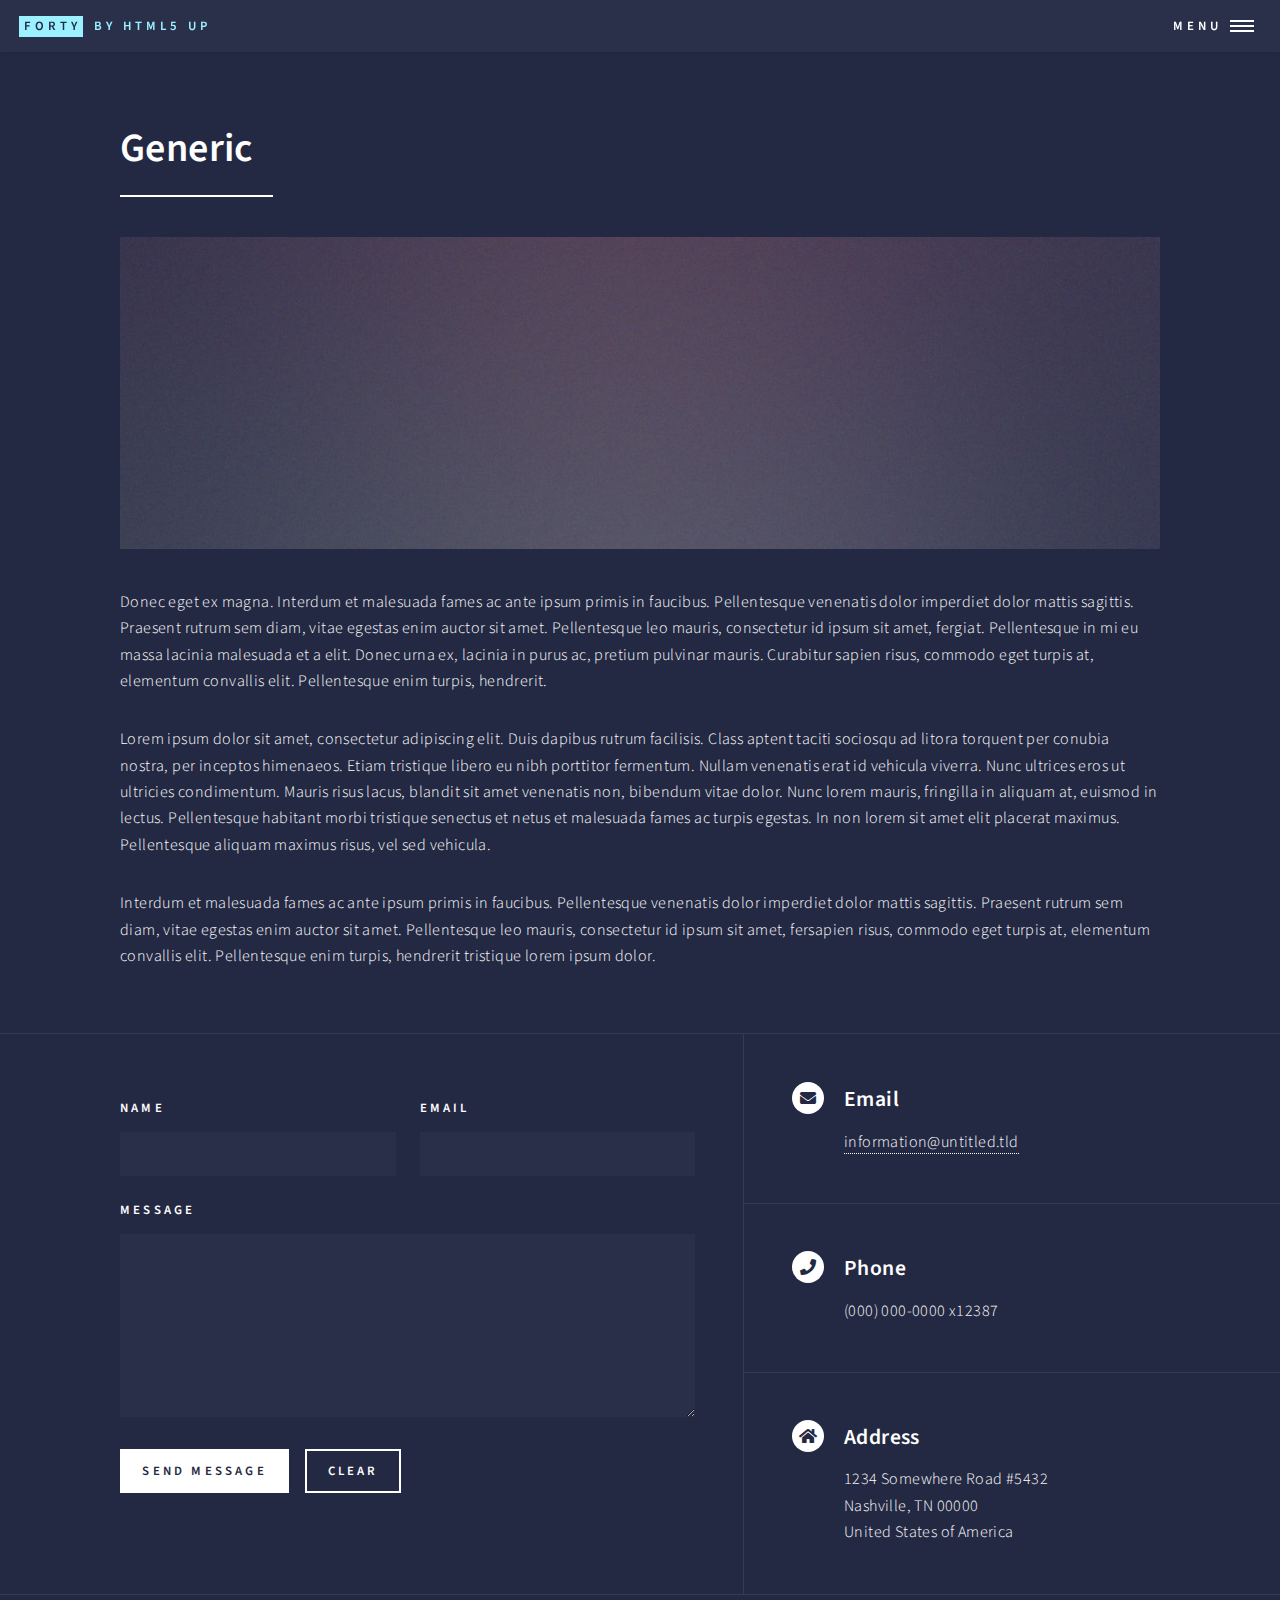
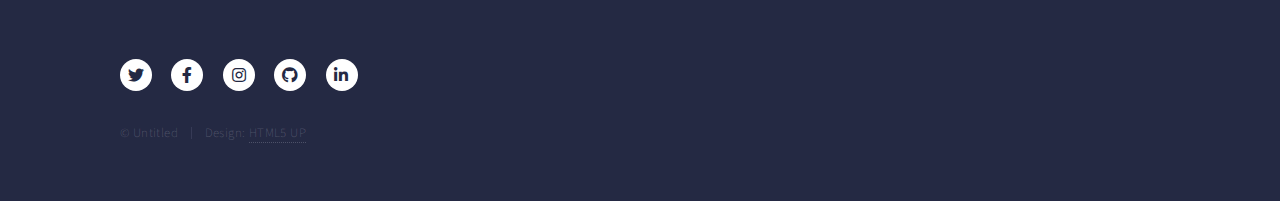
<file: html5up-forty/generic.html>
<!DOCTYPE HTML>
<!--
	Forty by HTML5 UP
	html5up.net | @ajlkn
	Free for personal and commercial use under the CCA 3.0 license (html5up.net/license)
-->
<html>
	<head>
		<title>Generic - Forty by HTML5 UP</title>
		<meta charset="utf-8" />
		<meta name="viewport" content="width=device-width, initial-scale=1, user-scalable=no" />
		<link rel="stylesheet" href="assets/css/main.css" />
		<noscript><link rel="stylesheet" href="assets/css/noscript.css" /></noscript>
	</head>
	<body class="is-preload">

		<!-- Wrapper -->
			<div id="wrapper">

				<!-- Header -->
					<header id="header">
						<a href="index.html" class="logo"><strong>Forty</strong> <span>by HTML5 UP</span></a>
						<nav>
							<a href="#menu">Menu</a>
						</nav>
					</header>

				<!-- Menu -->
					<nav id="menu">
						<ul class="links">
							<li><a href="index.html">Home</a></li>
							<li><a href="landing.html">Landing</a></li>
							<li><a href="generic.html">Generic</a></li>
							<li><a href="elements.html">Elements</a></li>
						</ul>
						<ul class="actions stacked">
							<li><a href="#" class="button primary fit">Get Started</a></li>
							<li><a href="#" class="button fit">Log In</a></li>
						</ul>
					</nav>

				<!-- Main -->
					<div id="main" class="alt">

						<!-- One -->
							<section id="one">
								<div class="inner">
									<header class="major">
										<h1>Generic</h1>
									</header>
									<span class="image main"><img src="images/pic11.jpg" alt="" /></span>
									<p>Donec eget ex magna. Interdum et malesuada fames ac ante ipsum primis in faucibus. Pellentesque venenatis dolor imperdiet dolor mattis sagittis. Praesent rutrum sem diam, vitae egestas enim auctor sit amet. Pellentesque leo mauris, consectetur id ipsum sit amet, fergiat. Pellentesque in mi eu massa lacinia malesuada et a elit. Donec urna ex, lacinia in purus ac, pretium pulvinar mauris. Curabitur sapien risus, commodo eget turpis at, elementum convallis elit. Pellentesque enim turpis, hendrerit.</p>
									<p>Lorem ipsum dolor sit amet, consectetur adipiscing elit. Duis dapibus rutrum facilisis. Class aptent taciti sociosqu ad litora torquent per conubia nostra, per inceptos himenaeos. Etiam tristique libero eu nibh porttitor fermentum. Nullam venenatis erat id vehicula viverra. Nunc ultrices eros ut ultricies condimentum. Mauris risus lacus, blandit sit amet venenatis non, bibendum vitae dolor. Nunc lorem mauris, fringilla in aliquam at, euismod in lectus. Pellentesque habitant morbi tristique senectus et netus et malesuada fames ac turpis egestas. In non lorem sit amet elit placerat maximus. Pellentesque aliquam maximus risus, vel sed vehicula.</p>
									<p>Interdum et malesuada fames ac ante ipsum primis in faucibus. Pellentesque venenatis dolor imperdiet dolor mattis sagittis. Praesent rutrum sem diam, vitae egestas enim auctor sit amet. Pellentesque leo mauris, consectetur id ipsum sit amet, fersapien risus, commodo eget turpis at, elementum convallis elit. Pellentesque enim turpis, hendrerit tristique lorem ipsum dolor.</p>
								</div>
							</section>

					</div>

				<!-- Contact -->
					<section id="contact">
						<div class="inner">
							<section>
								<form method="post" action="#">
									<div class="fields">
										<div class="field half">
											<label for="name">Name</label>
											<input type="text" name="name" id="name" />
										</div>
										<div class="field half">
											<label for="email">Email</label>
											<input type="text" name="email" id="email" />
										</div>
										<div class="field">
											<label for="message">Message</label>
											<textarea name="message" id="message" rows="6"></textarea>
										</div>
									</div>
									<ul class="actions">
										<li><input type="submit" value="Send Message" class="primary" /></li>
										<li><input type="reset" value="Clear" /></li>
									</ul>
								</form>
							</section>
							<section class="split">
								<section>
									<div class="contact-method">
										<span class="icon solid alt fa-envelope"></span>
										<h3>Email</h3>
										<a href="#">information@untitled.tld</a>
									</div>
								</section>
								<section>
									<div class="contact-method">
										<span class="icon solid alt fa-phone"></span>
										<h3>Phone</h3>
										<span>(000) 000-0000 x12387</span>
									</div>
								</section>
								<section>
									<div class="contact-method">
										<span class="icon solid alt fa-home"></span>
										<h3>Address</h3>
										<span>1234 Somewhere Road #5432<br />
										Nashville, TN 00000<br />
										United States of America</span>
									</div>
								</section>
							</section>
						</div>
					</section>

				<!-- Footer -->
					<footer id="footer">
						<div class="inner">
							<ul class="icons">
								<li><a href="#" class="icon brands alt fa-twitter"><span class="label">Twitter</span></a></li>
								<li><a href="#" class="icon brands alt fa-facebook-f"><span class="label">Facebook</span></a></li>
								<li><a href="#" class="icon brands alt fa-instagram"><span class="label">Instagram</span></a></li>
								<li><a href="#" class="icon brands alt fa-github"><span class="label">GitHub</span></a></li>
								<li><a href="#" class="icon brands alt fa-linkedin-in"><span class="label">LinkedIn</span></a></li>
							</ul>
							<ul class="copyright">
								<li>&copy; Untitled</li><li>Design: <a href="https://html5up.net">HTML5 UP</a></li>
							</ul>
						</div>
					</footer>

			</div>

		<!-- Scripts -->
			<script src="assets/js/jquery.min.js"></script>
			<script src="assets/js/jquery.scrolly.min.js"></script>
			<script src="assets/js/jquery.scrollex.min.js"></script>
			<script src="assets/js/browser.min.js"></script>
			<script src="assets/js/breakpoints.min.js"></script>
			<script src="assets/js/util.js"></script>
			<script src="assets/js/main.js"></script>

	</body>
</html>
</file>
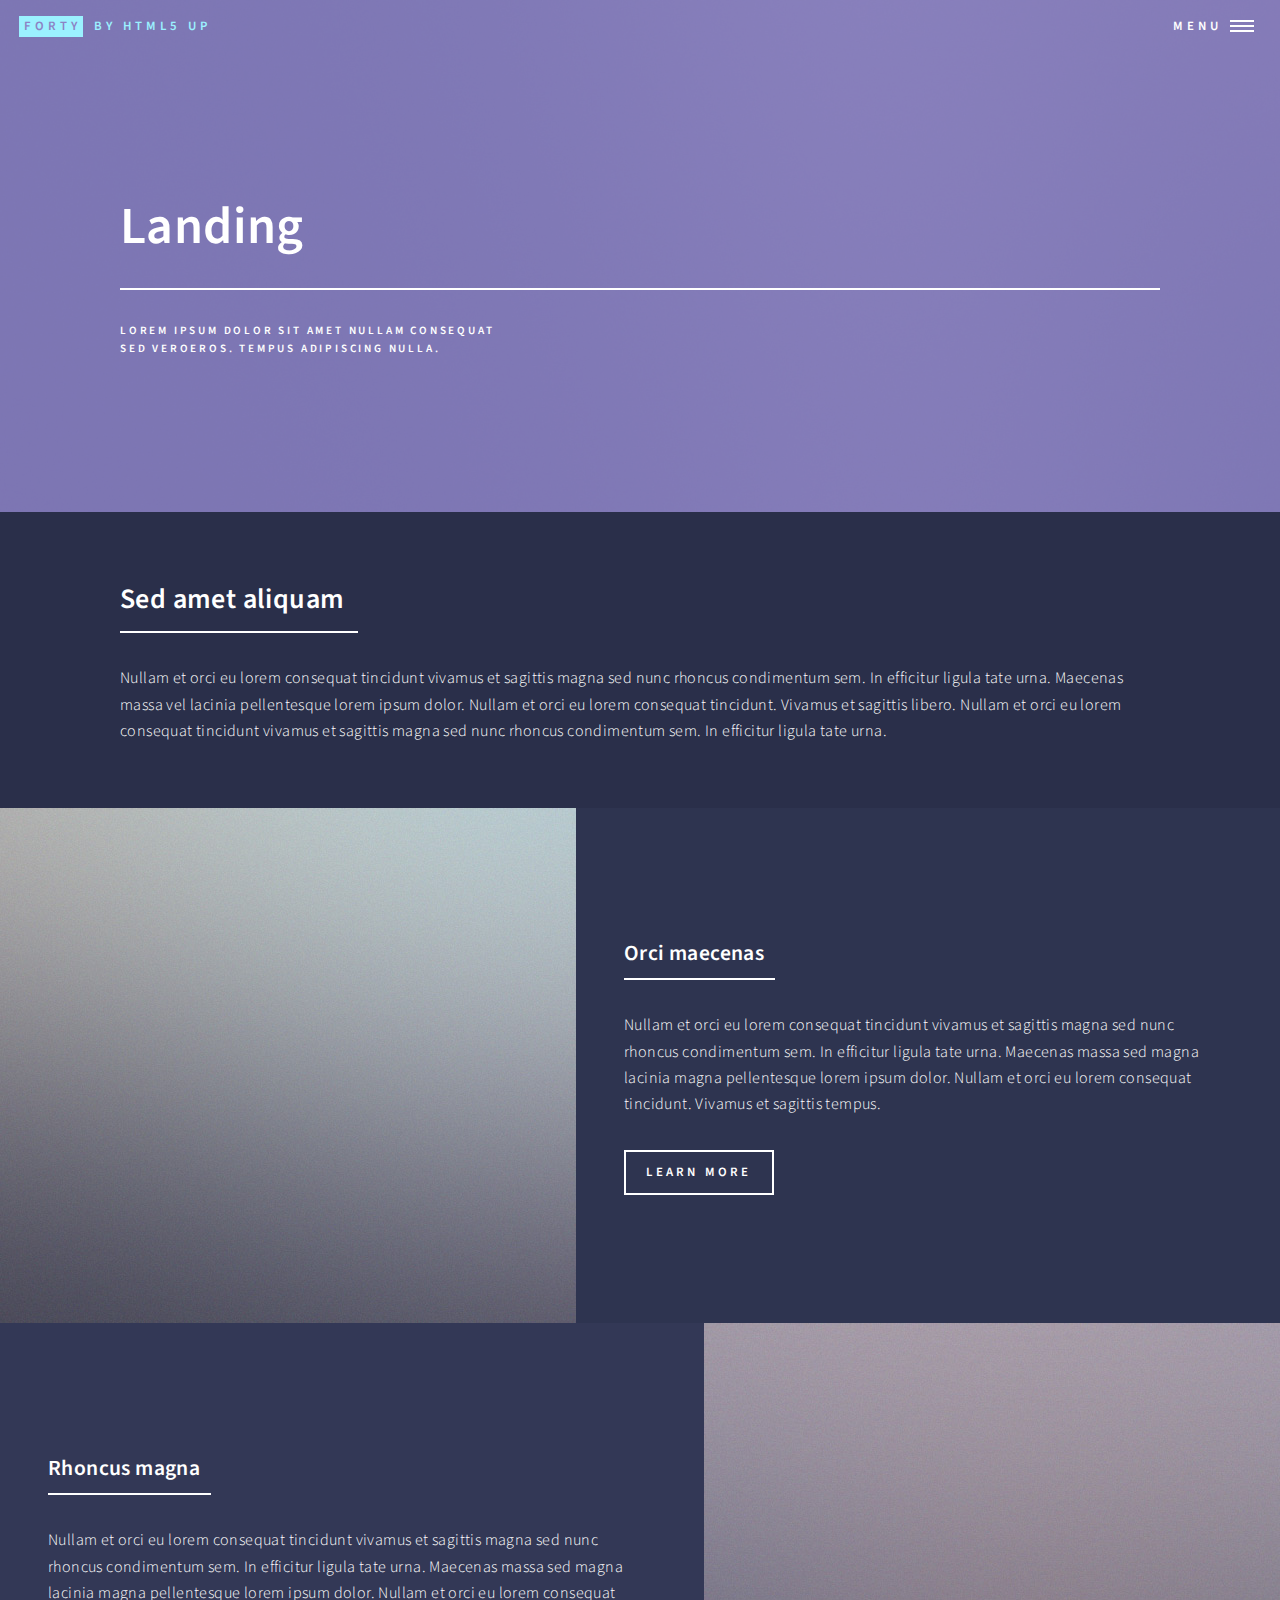
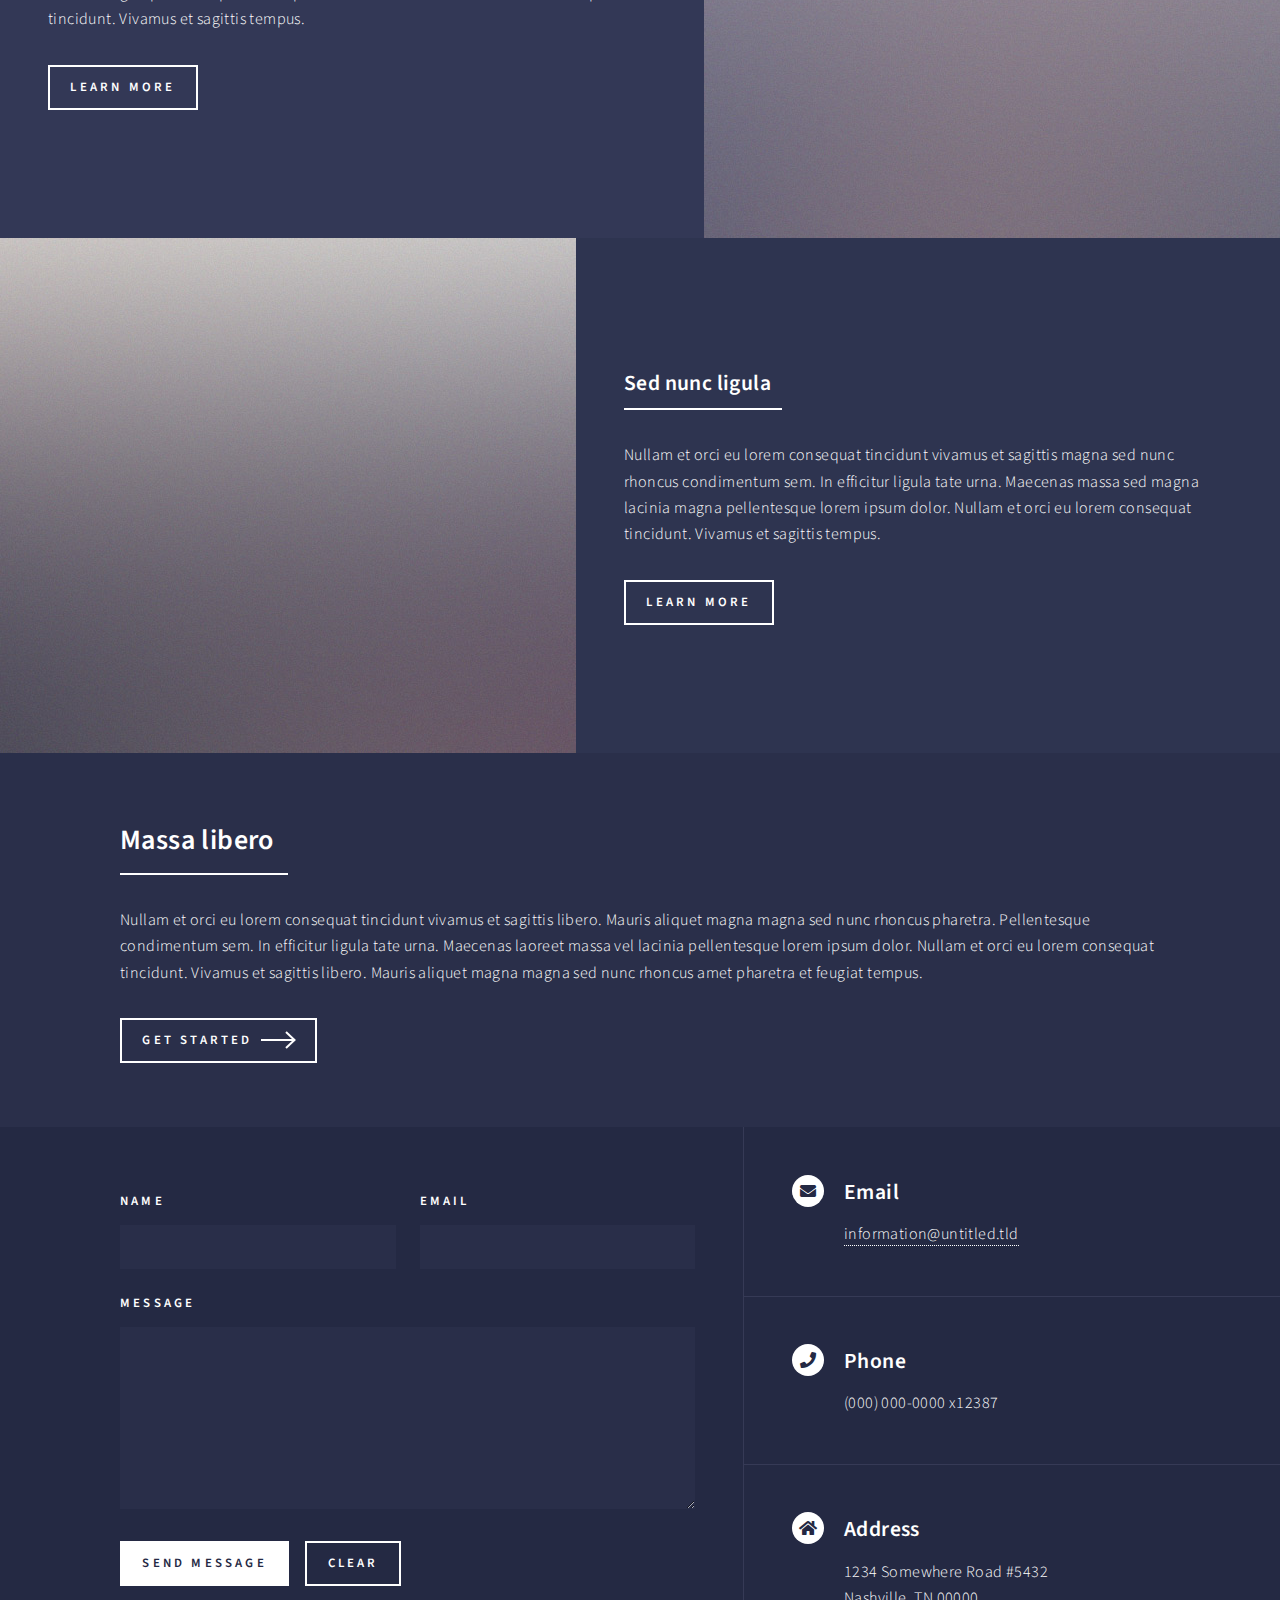
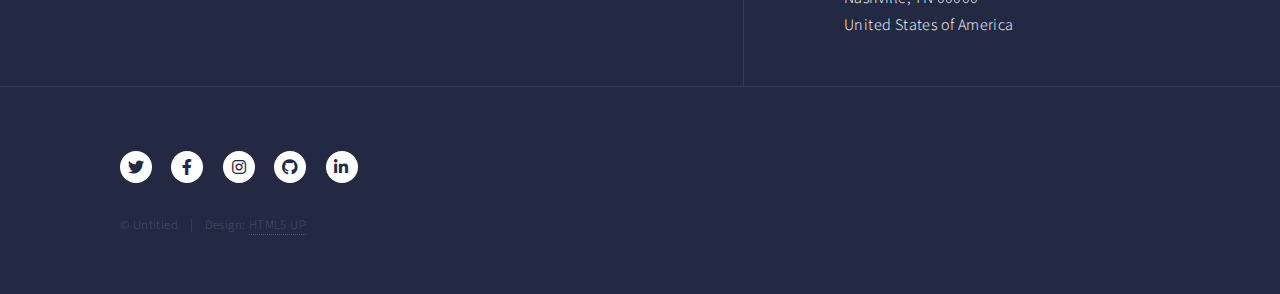
<file: html5up-forty/landing.html>
<!DOCTYPE HTML>
<!--
	Forty by HTML5 UP
	html5up.net | @ajlkn
	Free for personal and commercial use under the CCA 3.0 license (html5up.net/license)
-->
<html>
	<head>
		<title>Landing - Forty by HTML5 UP</title>
		<meta charset="utf-8" />
		<meta name="viewport" content="width=device-width, initial-scale=1, user-scalable=no" />
		<link rel="stylesheet" href="assets/css/main.css" />
		<noscript><link rel="stylesheet" href="assets/css/noscript.css" /></noscript>
	</head>
	<body class="is-preload">

		<!-- Wrapper -->
			<div id="wrapper">

				<!-- Header -->
				<!-- Note: The "styleN" class below should match that of the banner element. -->
					<header id="header" class="alt style2">
						<a href="index.html" class="logo"><strong>Forty</strong> <span>by HTML5 UP</span></a>
						<nav>
							<a href="#menu">Menu</a>
						</nav>
					</header>

				<!-- Menu -->
					<nav id="menu">
						<ul class="links">
							<li><a href="index.html">Home</a></li>
							<li><a href="landing.html">Landing</a></li>
							<li><a href="generic.html">Generic</a></li>
							<li><a href="elements.html">Elements</a></li>
						</ul>
						<ul class="actions stacked">
							<li><a href="#" class="button primary fit">Get Started</a></li>
							<li><a href="#" class="button fit">Log In</a></li>
						</ul>
					</nav>

				<!-- Banner -->
				<!-- Note: The "styleN" class below should match that of the header element. -->
					<section id="banner" class="style2">
						<div class="inner">
							<span class="image">
								<img src="images/pic07.jpg" alt="" />
							</span>
							<header class="major">
								<h1>Landing</h1>
							</header>
							<div class="content">
								<p>Lorem ipsum dolor sit amet nullam consequat<br />
								sed veroeros. tempus adipiscing nulla.</p>
							</div>
						</div>
					</section>

				<!-- Main -->
					<div id="main">

						<!-- One -->
							<section id="one">
								<div class="inner">
									<header class="major">
										<h2>Sed amet aliquam</h2>
									</header>
									<p>Nullam et orci eu lorem consequat tincidunt vivamus et sagittis magna sed nunc rhoncus condimentum sem. In efficitur ligula tate urna. Maecenas massa vel lacinia pellentesque lorem ipsum dolor. Nullam et orci eu lorem consequat tincidunt. Vivamus et sagittis libero. Nullam et orci eu lorem consequat tincidunt vivamus et sagittis magna sed nunc rhoncus condimentum sem. In efficitur ligula tate urna.</p>
								</div>
							</section>

						<!-- Two -->
							<section id="two" class="spotlights">
								<section>
									<a href="generic.html" class="image">
										<img src="images/pic08.jpg" alt="" data-position="center center" />
									</a>
									<div class="content">
										<div class="inner">
											<header class="major">
												<h3>Orci maecenas</h3>
											</header>
											<p>Nullam et orci eu lorem consequat tincidunt vivamus et sagittis magna sed nunc rhoncus condimentum sem. In efficitur ligula tate urna. Maecenas massa sed magna lacinia magna pellentesque lorem ipsum dolor. Nullam et orci eu lorem consequat tincidunt. Vivamus et sagittis tempus.</p>
											<ul class="actions">
												<li><a href="generic.html" class="button">Learn more</a></li>
											</ul>
										</div>
									</div>
								</section>
								<section>
									<a href="generic.html" class="image">
										<img src="images/pic09.jpg" alt="" data-position="top center" />
									</a>
									<div class="content">
										<div class="inner">
											<header class="major">
												<h3>Rhoncus magna</h3>
											</header>
											<p>Nullam et orci eu lorem consequat tincidunt vivamus et sagittis magna sed nunc rhoncus condimentum sem. In efficitur ligula tate urna. Maecenas massa sed magna lacinia magna pellentesque lorem ipsum dolor. Nullam et orci eu lorem consequat tincidunt. Vivamus et sagittis tempus.</p>
											<ul class="actions">
												<li><a href="generic.html" class="button">Learn more</a></li>
											</ul>
										</div>
									</div>
								</section>
								<section>
									<a href="generic.html" class="image">
										<img src="images/pic10.jpg" alt="" data-position="25% 25%" />
									</a>
									<div class="content">
										<div class="inner">
											<header class="major">
												<h3>Sed nunc ligula</h3>
											</header>
											<p>Nullam et orci eu lorem consequat tincidunt vivamus et sagittis magna sed nunc rhoncus condimentum sem. In efficitur ligula tate urna. Maecenas massa sed magna lacinia magna pellentesque lorem ipsum dolor. Nullam et orci eu lorem consequat tincidunt. Vivamus et sagittis tempus.</p>
											<ul class="actions">
												<li><a href="generic.html" class="button">Learn more</a></li>
											</ul>
										</div>
									</div>
								</section>
							</section>

						<!-- Three -->
							<section id="three">
								<div class="inner">
									<header class="major">
										<h2>Massa libero</h2>
									</header>
									<p>Nullam et orci eu lorem consequat tincidunt vivamus et sagittis libero. Mauris aliquet magna magna sed nunc rhoncus pharetra. Pellentesque condimentum sem. In efficitur ligula tate urna. Maecenas laoreet massa vel lacinia pellentesque lorem ipsum dolor. Nullam et orci eu lorem consequat tincidunt. Vivamus et sagittis libero. Mauris aliquet magna magna sed nunc rhoncus amet pharetra et feugiat tempus.</p>
									<ul class="actions">
										<li><a href="generic.html" class="button next">Get Started</a></li>
									</ul>
								</div>
							</section>

					</div>

				<!-- Contact -->
					<section id="contact">
						<div class="inner">
							<section>
								<form method="post" action="#">
									<div class="fields">
										<div class="field half">
											<label for="name">Name</label>
											<input type="text" name="name" id="name" />
										</div>
										<div class="field half">
											<label for="email">Email</label>
											<input type="text" name="email" id="email" />
										</div>
										<div class="field">
											<label for="message">Message</label>
											<textarea name="message" id="message" rows="6"></textarea>
										</div>
									</div>
									<ul class="actions">
										<li><input type="submit" value="Send Message" class="primary" /></li>
										<li><input type="reset" value="Clear" /></li>
									</ul>
								</form>
							</section>
							<section class="split">
								<section>
									<div class="contact-method">
										<span class="icon solid alt fa-envelope"></span>
										<h3>Email</h3>
										<a href="#">information@untitled.tld</a>
									</div>
								</section>
								<section>
									<div class="contact-method">
										<span class="icon solid alt fa-phone"></span>
										<h3>Phone</h3>
										<span>(000) 000-0000 x12387</span>
									</div>
								</section>
								<section>
									<div class="contact-method">
										<span class="icon solid alt fa-home"></span>
										<h3>Address</h3>
										<span>1234 Somewhere Road #5432<br />
										Nashville, TN 00000<br />
										United States of America</span>
									</div>
								</section>
							</section>
						</div>
					</section>

				<!-- Footer -->
					<footer id="footer">
						<div class="inner">
							<ul class="icons">
								<li><a href="#" class="icon brands alt fa-twitter"><span class="label">Twitter</span></a></li>
								<li><a href="#" class="icon brands alt fa-facebook-f"><span class="label">Facebook</span></a></li>
								<li><a href="#" class="icon brands alt fa-instagram"><span class="label">Instagram</span></a></li>
								<li><a href="#" class="icon brands alt fa-github"><span class="label">GitHub</span></a></li>
								<li><a href="#" class="icon brands alt fa-linkedin-in"><span class="label">LinkedIn</span></a></li>
							</ul>
							<ul class="copyright">
								<li>&copy; Untitled</li><li>Design: <a href="https://html5up.net">HTML5 UP</a></li>
							</ul>
						</div>
					</footer>

			</div>

		<!-- Scripts -->
			<script src="assets/js/jquery.min.js"></script>
			<script src="assets/js/jquery.scrolly.min.js"></script>
			<script src="assets/js/jquery.scrollex.min.js"></script>
			<script src="assets/js/browser.min.js"></script>
			<script src="assets/js/breakpoints.min.js"></script>
			<script src="assets/js/util.js"></script>
			<script src="assets/js/main.js"></script>

	</body>
</html>
</file>
<file: html5up-forty/assets/css/noscript.css>
/*
	Forty by HTML5 UP
	html5up.net | @ajlkn
	Free for personal and commercial use under the CCA 3.0 license (html5up.net/license)
*/

/* Banner */

	body.is-preload #banner:after {
		opacity: 0.85;
	}

	body.is-preload #banner > .inner {
		-moz-filter: none;
		-webkit-filter: none;
		-ms-filter: none;
		filter: none;
		-moz-transform: none;
		-webkit-transform: none;
		-ms-transform: none;
		transform: none;
		opacity: 1;
	}
</file>
<file: lens/assets/css/noscript.css>
/*
	Lens by HTML5 UP
	html5up.net | @ajlkn
	Free for personal and commercial use under the CCA 3.0 license (html5up.net/license)
*/

/* Main */

	#main {
		opacity: 1 !important;
		right: 0 !important;
	}

	body:before {
		content: 'Javascript is disabled :(';
		display: block;
		position: absolute;
		top: 50%;
		width: calc(100% - 22.5em * 0.333333333);
		height: 4em;
		margin-top: -2em;
		color: #282828;
		cursor: default;
		font-size: 3em;
		line-height: 4em;
		text-align: center;
		white-space: nowrap;
		left: 0;
	}
</file>
<file: models/assets/css/noscript.css>
/*
	Lens by HTML5 UP
	html5up.net | @ajlkn
	Free for personal and commercial use under the CCA 3.0 license (html5up.net/license)
*/

/* Main */

	#main {
		opacity: 1 !important;
		right: 0 !important;
	}

	body:before {
		content: 'Javascript is disabled :(';
		display: block;
		position: absolute;
		top: 50%;
		width: calc(100% - 22.5em * 0.333333333);
		height: 4em;
		margin-top: -2em;
		color: #282828;
		cursor: default;
		font-size: 3em;
		line-height: 4em;
		text-align: center;
		white-space: nowrap;
		left: 0;
	}
</file>
<file: html5up-forty/assets/css/main.css>
@import url(fontawesome-all.min.css);
@import url("https://fonts.googleapis.com/css?family=Source+Sans+Pro:300,300italic,600,600italic");

/*
	Forty by HTML5 UP
	html5up.net | @ajlkn
	Free for personal and commercial use under the CCA 3.0 license (html5up.net/license)
*/

html, body, div, span, applet, object,
iframe, h1, h2, h3, h4, h5, h6, p, blockquote,
pre, a, abbr, acronym, address, big, cite,
code, del, dfn, em, img, ins, kbd, q, s, samp,
small, strike, strong, sub, sup, tt, var, b,
u, i, center, dl, dt, dd, ol, ul, li, fieldset,
form, label, legend, table, caption, tbody,
tfoot, thead, tr, th, td, article, aside,
canvas, details, embed, figure, figcaption,
footer, header, hgroup, menu, nav, output, ruby,
section, summary, time, mark, audio, video {
	margin: 0;
	padding: 0;
	border: 0;
	font-size: 100%;
	font: inherit;
	vertical-align: baseline;}

article, aside, details, figcaption, figure,
footer, header, hgroup, menu, nav, section {
	display: block;}

body {
	line-height: 1;
}

ol, ul {
	list-style: none;
}

blockquote, q {
	quotes: none;
}

	blockquote:before, blockquote:after, q:before, q:after {
		content: '';
		content: none;
	}

table {
	border-collapse: collapse;
	border-spacing: 0;
}

body {
	-webkit-text-size-adjust: none;
}

mark {
	background-color: transparent;
	color: inherit;
}

input::-moz-focus-inner {
	border: 0;
	padding: 0;
}

input, select, textarea {
	-moz-appearance: none;
	-webkit-appearance: none;
	-ms-appearance: none;
	appearance: none;
}

/* Basic */

	@-ms-viewport {
		width: device-width;
	}

	body {
		-ms-overflow-style: scrollbar;
	}

	@media screen and (max-width: 480px) {

		html, body {
			min-width: 320px;
		}

	}

	html {
		box-sizing: border-box;
	}

	*, *:before, *:after {
		box-sizing: inherit;
	}

	body {
		background: #242943;
	}

		body.is-preload *, body.is-preload *:before, body.is-preload *:after {
			-moz-animation: none !important;
			-webkit-animation: none !important;
			-ms-animation: none !important;
			animation: none !important;
			-moz-transition: none !important;
			-webkit-transition: none !important;
			-ms-transition: none !important;
			transition: none !important;
		}

/* Type */

	body, input, select, textarea {
		color: #ffffff;
		font-family: "Source Sans Pro", Helvetica, sans-serif;
		font-size: 17pt;
		font-weight: 300;
		letter-spacing: 0.025em;
		line-height: 1.65;
	}

		@media screen and (max-width: 1680px) {

			body, input, select, textarea {
				font-size: 14pt;
			}

		}

		@media screen and (max-width: 1280px) {

			body, input, select, textarea {
				font-size: 12pt;
			}

		}

		@media screen and (max-width: 360px) {

			body, input, select, textarea {
				font-size: 11pt;
			}

		}

	a {
		-moz-transition: color 0.2s ease-in-out, border-bottom-color 0.2s ease-in-out;
		-webkit-transition: color 0.2s ease-in-out, border-bottom-color 0.2s ease-in-out;
		-ms-transition: color 0.2s ease-in-out, border-bottom-color 0.2s ease-in-out;
		transition: color 0.2s ease-in-out, border-bottom-color 0.2s ease-in-out;
		border-bottom: dotted 1px;
		color: inherit;
		text-decoration: none;
	}

		a:hover {
			border-bottom-color: transparent;
			color: #9bf1ff !important;
		}

		a:active {
			color: #53e3fb !important;
		}

	strong, b {
		color: #ffffff;
		font-weight: 600;
	}

	em, i {
		font-style: italic;
	}

	p {
		margin: 0 0 2em 0;
	}

	h1, h2, h3, h4, h5, h6 {
		color: #ffffff;
		font-weight: 600;
		line-height: 1.65;
		margin: 0 0 1em 0;
	}

		h1 a, h2 a, h3 a, h4 a, h5 a, h6 a {
			color: inherit;
			border-bottom: 0;
		}

	h1 {
		font-size: 2.5em;
	}

	h2 {
		font-size: 1.75em;
	}

	h3 {
		font-size: 1.35em;
	}

	h4 {
		font-size: 1.1em;
	}

	h5 {
		font-size: 0.9em;
	}

	h6 {
		font-size: 0.7em;
	}

	@media screen and (max-width: 736px) {

		h1 {
			font-size: 2em;
		}

		h2 {
			font-size: 1.5em;
		}

		h3 {
			font-size: 1.25em;
		}

	}

	sub {
		font-size: 0.8em;
		position: relative;
		top: 0.5em;
	}

	sup {
		font-size: 0.8em;
		position: relative;
		top: -0.5em;
	}

	blockquote {
		border-left: solid 4px rgba(212, 212, 255, 0.1);
		font-style: italic;
		margin: 0 0 2em 0;
		padding: 0.5em 0 0.5em 2em;
	}

	code {
		background: rgba(212, 212, 255, 0.035);
		font-family: "Courier New", monospace;
		font-size: 0.9em;
		margin: 0 0.25em;
		padding: 0.25em 0.65em;
	}

	pre {
		-webkit-overflow-scrolling: touch;
		font-family: "Courier New", monospace;
		font-size: 0.9em;
		margin: 0 0 2em 0;
	}

		pre code {
			display: block;
			line-height: 1.75;
			padding: 1em 1.5em;
			overflow-x: auto;
		}

	hr {
		border: 0;
		border-bottom: solid 1px rgba(212, 212, 255, 0.1);
		margin: 2em 0;
	}

		hr.major {
			margin: 3em 0;
		}

	.align-left {
		text-align: left;
	}

	.align-center {
		text-align: center;
	}

	.align-right {
		text-align: right;
	}

/* Row */

	.row {
		display: flex;
		flex-wrap: wrap;
		box-sizing: border-box;
		align-items: stretch;
	}

		.row > * {
			box-sizing: border-box;
		}

		.row.gtr-uniform > * > :last-child {
			margin-bottom: 0;
		}

		.row.aln-left {
			justify-content: flex-start;
		}

		.row.aln-center {
			justify-content: center;
		}

		.row.aln-right {
			justify-content: flex-end;
		}

		.row.aln-top {
			align-items: flex-start;
		}

		.row.aln-middle {
			align-items: center;
		}

		.row.aln-bottom {
			align-items: flex-end;
		}

		.row > .imp {
			order: -1;
		}

		.row > .col-1 {
			width: 8.33333%;
		}

		.row > .off-1 {
			margin-left: 8.33333%;
		}

		.row > .col-2 {
			width: 16.66667%;
		}

		.row > .off-2 {
			margin-left: 16.66667%;
		}

		.row > .col-3 {
			width: 25%;
		}

		.row > .off-3 {
			margin-left: 25%;
		}

		.row > .col-4 {
			width: 33.33333%;
		}

		.row > .off-4 {
			margin-left: 33.33333%;
		}

		.row > .col-5 {
			width: 41.66667%;
		}

		.row > .off-5 {
			margin-left: 41.66667%;
		}

		.row > .col-6 {
			width: 50%;
		}

		.row > .off-6 {
			margin-left: 50%;
		}

		.row > .col-7 {
			width: 58.33333%;
		}

		.row > .off-7 {
			margin-left: 58.33333%;
		}

		.row > .col-8 {
			width: 66.66667%;
		}

		.row > .off-8 {
			margin-left: 66.66667%;
		}

		.row > .col-9 {
			width: 75%;
		}

		.row > .off-9 {
			margin-left: 75%;
		}

		.row > .col-10 {
			width: 83.33333%;
		}

		.row > .off-10 {
			margin-left: 83.33333%;
		}

		.row > .col-11 {
			width: 91.66667%;
		}

		.row > .off-11 {
			margin-left: 91.66667%;
		}

		.row > .col-12 {
			width: 100%;
		}

		.row > .off-12 {
			margin-left: 100%;
		}

		.row.gtr-0 {
			margin-top: 0;
			margin-left: 0em;
		}

			.row.gtr-0 > * {
				padding: 0 0 0 0em;
			}

			.row.gtr-0.gtr-uniform {
				margin-top: 0em;
			}

				.row.gtr-0.gtr-uniform > * {
					padding-top: 0em;
				}

		.row.gtr-25 {
			margin-top: 0;
			margin-left: -0.5em;
		}

			.row.gtr-25 > * {
				padding: 0 0 0 0.5em;
			}

			.row.gtr-25.gtr-uniform {
				margin-top: -0.5em;
			}

				.row.gtr-25.gtr-uniform > * {
					padding-top: 0.5em;
				}

		.row.gtr-50 {
			margin-top: 0;
			margin-left: -1em;
		}

			.row.gtr-50 > * {
				padding: 0 0 0 1em;
			}

			.row.gtr-50.gtr-uniform {
				margin-top: -1em;
			}

				.row.gtr-50.gtr-uniform > * {
					padding-top: 1em;
				}

		.row {
			margin-top: 0;
			margin-left: -2em;
		}

			.row > * {
				padding: 0 0 0 2em;
			}

			.row.gtr-uniform {
				margin-top: -2em;
			}

				.row.gtr-uniform > * {
					padding-top: 2em;
				}

		.row.gtr-150 {
			margin-top: 0;
			margin-left: -3em;
		}

			.row.gtr-150 > * {
				padding: 0 0 0 3em;
			}

			.row.gtr-150.gtr-uniform {
				margin-top: -3em;
			}

				.row.gtr-150.gtr-uniform > * {
					padding-top: 3em;
				}

		.row.gtr-200 {
			margin-top: 0;
			margin-left: -4em;
		}

			.row.gtr-200 > * {
				padding: 0 0 0 4em;
			}

			.row.gtr-200.gtr-uniform {
				margin-top: -4em;
			}

				.row.gtr-200.gtr-uniform > * {
					padding-top: 4em;
				}

		@media screen and (max-width: 1680px) {

			.row {
				display: flex;
				flex-wrap: wrap;
				box-sizing: border-box;
				align-items: stretch;
			}

				.row > * {
					box-sizing: border-box;
				}

				.row.gtr-uniform > * > :last-child {
					margin-bottom: 0;
				}

				.row.aln-left {
					justify-content: flex-start;
				}

				.row.aln-center {
					justify-content: center;
				}

				.row.aln-right {
					justify-content: flex-end;
				}

				.row.aln-top {
					align-items: flex-start;
				}

				.row.aln-middle {
					align-items: center;
				}

				.row.aln-bottom {
					align-items: flex-end;
				}

				.row > .imp-xlarge {
					order: -1;
				}

				.row > .col-1-xlarge {
					width: 8.33333%;
				}

				.row > .off-1-xlarge {
					margin-left: 8.33333%;
				}

				.row > .col-2-xlarge {
					width: 16.66667%;
				}

				.row > .off-2-xlarge {
					margin-left: 16.66667%;
				}

				.row > .col-3-xlarge {
					width: 25%;
				}

				.row > .off-3-xlarge {
					margin-left: 25%;
				}

				.row > .col-4-xlarge {
					width: 33.33333%;
				}

				.row > .off-4-xlarge {
					margin-left: 33.33333%;
				}

				.row > .col-5-xlarge {
					width: 41.66667%;
				}

				.row > .off-5-xlarge {
					margin-left: 41.66667%;
				}

				.row > .col-6-xlarge {
					width: 50%;
				}

				.row > .off-6-xlarge {
					margin-left: 50%;
				}

				.row > .col-7-xlarge {
					width: 58.33333%;
				}

				.row > .off-7-xlarge {
					margin-left: 58.33333%;
				}

				.row > .col-8-xlarge {
					width: 66.66667%;
				}

				.row > .off-8-xlarge {
					margin-left: 66.66667%;
				}

				.row > .col-9-xlarge {
					width: 75%;
				}

				.row > .off-9-xlarge {
					margin-left: 75%;
				}

				.row > .col-10-xlarge {
					width: 83.33333%;
				}

				.row > .off-10-xlarge {
					margin-left: 83.33333%;
				}

				.row > .col-11-xlarge {
					width: 91.66667%;
				}

				.row > .off-11-xlarge {
					margin-left: 91.66667%;
				}

				.row > .col-12-xlarge {
					width: 100%;
				}

				.row > .off-12-xlarge {
					margin-left: 100%;
				}

				.row.gtr-0 {
					margin-top: 0;
					margin-left: 0em;
				}

					.row.gtr-0 > * {
						padding: 0 0 0 0em;
					}

					.row.gtr-0.gtr-uniform {
						margin-top: 0em;
					}

						.row.gtr-0.gtr-uniform > * {
							padding-top: 0em;
						}

				.row.gtr-25 {
					margin-top: 0;
					margin-left: -0.5em;
				}

					.row.gtr-25 > * {
						padding: 0 0 0 0.5em;
					}

					.row.gtr-25.gtr-uniform {
						margin-top: -0.5em;
					}

						.row.gtr-25.gtr-uniform > * {
							padding-top: 0.5em;
						}

				.row.gtr-50 {
					margin-top: 0;
					margin-left: -1em;
				}

					.row.gtr-50 > * {
						padding: 0 0 0 1em;
					}

					.row.gtr-50.gtr-uniform {
						margin-top: -1em;
					}

						.row.gtr-50.gtr-uniform > * {
							padding-top: 1em;
						}

				.row {
					margin-top: 0;
					margin-left: -2em;
				}

					.row > * {
						padding: 0 0 0 2em;
					}

					.row.gtr-uniform {
						margin-top: -2em;
					}

						.row.gtr-uniform > * {
							padding-top: 2em;
						}

				.row.gtr-150 {
					margin-top: 0;
					margin-left: -3em;
				}

					.row.gtr-150 > * {
						padding: 0 0 0 3em;
					}

					.row.gtr-150.gtr-uniform {
						margin-top: -3em;
					}

						.row.gtr-150.gtr-uniform > * {
							padding-top: 3em;
						}

				.row.gtr-200 {
					margin-top: 0;
					margin-left: -4em;
				}

					.row.gtr-200 > * {
						padding: 0 0 0 4em;
					}

					.row.gtr-200.gtr-uniform {
						margin-top: -4em;
					}

						.row.gtr-200.gtr-uniform > * {
							padding-top: 4em;
						}

		}

		@media screen and (max-width: 1280px) {

			.row {
				display: flex;
				flex-wrap: wrap;
				box-sizing: border-box;
				align-items: stretch;
			}

				.row > * {
					box-sizing: border-box;
				}

				.row.gtr-uniform > * > :last-child {
					margin-bottom: 0;
				}

				.row.aln-left {
					justify-content: flex-start;
				}

				.row.aln-center {
					justify-content: center;
				}

				.row.aln-right {
					justify-content: flex-end;
				}

				.row.aln-top {
					align-items: flex-start;
				}

				.row.aln-middle {
					align-items: center;
				}

				.row.aln-bottom {
					align-items: flex-end;
				}

				.row > .imp-large {
					order: -1;
				}

				.row > .col-1-large {
					width: 8.33333%;
				}

				.row > .off-1-large {
					margin-left: 8.33333%;
				}

				.row > .col-2-large {
					width: 16.66667%;
				}

				.row > .off-2-large {
					margin-left: 16.66667%;
				}

				.row > .col-3-large {
					width: 25%;
				}

				.row > .off-3-large {
					margin-left: 25%;
				}

				.row > .col-4-large {
					width: 33.33333%;
				}

				.row > .off-4-large {
					margin-left: 33.33333%;
				}

				.row > .col-5-large {
					width: 41.66667%;
				}

				.row > .off-5-large {
					margin-left: 41.66667%;
				}

				.row > .col-6-large {
					width: 50%;
				}

				.row > .off-6-large {
					margin-left: 50%;
				}

				.row > .col-7-large {
					width: 58.33333%;
				}

				.row > .off-7-large {
					margin-left: 58.33333%;
				}

				.row > .col-8-large {
					width: 66.66667%;
				}

				.row > .off-8-large {
					margin-left: 66.66667%;
				}

				.row > .col-9-large {
					width: 75%;
				}

				.row > .off-9-large {
					margin-left: 75%;
				}

				.row > .col-10-large {
					width: 83.33333%;
				}

				.row > .off-10-large {
					margin-left: 83.33333%;
				}

				.row > .col-11-large {
					width: 91.66667%;
				}

				.row > .off-11-large {
					margin-left: 91.66667%;
				}

				.row > .col-12-large {
					width: 100%;
				}

				.row > .off-12-large {
					margin-left: 100%;
				}

				.row.gtr-0 {
					margin-top: 0;
					margin-left: 0em;
				}

					.row.gtr-0 > * {
						padding: 0 0 0 0em;
					}

					.row.gtr-0.gtr-uniform {
						margin-top: 0em;
					}

						.row.gtr-0.gtr-uniform > * {
							padding-top: 0em;
						}

				.row.gtr-25 {
					margin-top: 0;
					margin-left: -0.375em;
				}

					.row.gtr-25 > * {
						padding: 0 0 0 0.375em;
					}

					.row.gtr-25.gtr-uniform {
						margin-top: -0.375em;
					}

						.row.gtr-25.gtr-uniform > * {
							padding-top: 0.375em;
						}

				.row.gtr-50 {
					margin-top: 0;
					margin-left: -0.75em;
				}

					.row.gtr-50 > * {
						padding: 0 0 0 0.75em;
					}

					.row.gtr-50.gtr-uniform {
						margin-top: -0.75em;
					}

						.row.gtr-50.gtr-uniform > * {
							padding-top: 0.75em;
						}

				.row {
					margin-top: 0;
					margin-left: -1.5em;
				}

					.row > * {
						padding: 0 0 0 1.5em;
					}

					.row.gtr-uniform {
						margin-top: -1.5em;
					}

						.row.gtr-uniform > * {
							padding-top: 1.5em;
						}

				.row.gtr-150 {
					margin-top: 0;
					margin-left: -2.25em;
				}

					.row.gtr-150 > * {
						padding: 0 0 0 2.25em;
					}

					.row.gtr-150.gtr-uniform {
						margin-top: -2.25em;
					}

						.row.gtr-150.gtr-uniform > * {
							padding-top: 2.25em;
						}

				.row.gtr-200 {
					margin-top: 0;
					margin-left: -3em;
				}

					.row.gtr-200 > * {
						padding: 0 0 0 3em;
					}

					.row.gtr-200.gtr-uniform {
						margin-top: -3em;
					}

						.row.gtr-200.gtr-uniform > * {
							padding-top: 3em;
						}

		}

		@media screen and (max-width: 980px) {

			.row {
				display: flex;
				flex-wrap: wrap;
				box-sizing: border-box;
				align-items: stretch;
			}

				.row > * {
					box-sizing: border-box;
				}

				.row.gtr-uniform > * > :last-child {
					margin-bottom: 0;
				}

				.row.aln-left {
					justify-content: flex-start;
				}

				.row.aln-center {
					justify-content: center;
				}

				.row.aln-right {
					justify-content: flex-end;
				}

				.row.aln-top {
					align-items: flex-start;
				}

				.row.aln-middle {
					align-items: center;
				}

				.row.aln-bottom {
					align-items: flex-end;
				}

				.row > .imp-medium {
					order: -1;
				}

				.row > .col-1-medium {
					width: 8.33333%;
				}

				.row > .off-1-medium {
					margin-left: 8.33333%;
				}

				.row > .col-2-medium {
					width: 16.66667%;
				}

				.row > .off-2-medium {
					margin-left: 16.66667%;
				}

				.row > .col-3-medium {
					width: 25%;
				}

				.row > .off-3-medium {
					margin-left: 25%;
				}

				.row > .col-4-medium {
					width: 33.33333%;
				}

				.row > .off-4-medium {
					margin-left: 33.33333%;
				}

				.row > .col-5-medium {
					width: 41.66667%;
				}

				.row > .off-5-medium {
					margin-left: 41.66667%;
				}

				.row > .col-6-medium {
					width: 50%;
				}

				.row > .off-6-medium {
					margin-left: 50%;
				}

				.row > .col-7-medium {
					width: 58.33333%;
				}

				.row > .off-7-medium {
					margin-left: 58.33333%;
				}

				.row > .col-8-medium {
					width: 66.66667%;
				}

				.row > .off-8-medium {
					margin-left: 66.66667%;
				}

				.row > .col-9-medium {
					width: 75%;
				}

				.row > .off-9-medium {
					margin-left: 75%;
				}

				.row > .col-10-medium {
					width: 83.33333%;
				}

				.row > .off-10-medium {
					margin-left: 83.33333%;
				}

				.row > .col-11-medium {
					width: 91.66667%;
				}

				.row > .off-11-medium {
					margin-left: 91.66667%;
				}

				.row > .col-12-medium {
					width: 100%;
				}

				.row > .off-12-medium {
					margin-left: 100%;
				}

				.row.gtr-0 {
					margin-top: 0;
					margin-left: 0em;
				}

					.row.gtr-0 > * {
						padding: 0 0 0 0em;
					}

					.row.gtr-0.gtr-uniform {
						margin-top: 0em;
					}

						.row.gtr-0.gtr-uniform > * {
							padding-top: 0em;
						}

				.row.gtr-25 {
					margin-top: 0;
					margin-left: -0.375em;
				}

					.row.gtr-25 > * {
						padding: 0 0 0 0.375em;
					}

					.row.gtr-25.gtr-uniform {
						margin-top: -0.375em;
					}

						.row.gtr-25.gtr-uniform > * {
							padding-top: 0.375em;
						}

				.row.gtr-50 {
					margin-top: 0;
					margin-left: -0.75em;
				}

					.row.gtr-50 > * {
						padding: 0 0 0 0.75em;
					}

					.row.gtr-50.gtr-uniform {
						margin-top: -0.75em;
					}

						.row.gtr-50.gtr-uniform > * {
							padding-top: 0.75em;
						}

				.row {
					margin-top: 0;
					margin-left: -1.5em;
				}

					.row > * {
						padding: 0 0 0 1.5em;
					}

					.row.gtr-uniform {
						margin-top: -1.5em;
					}

						.row.gtr-uniform > * {
							padding-top: 1.5em;
						}

				.row.gtr-150 {
					margin-top: 0;
					margin-left: -2.25em;
				}

					.row.gtr-150 > * {
						padding: 0 0 0 2.25em;
					}

					.row.gtr-150.gtr-uniform {
						margin-top: -2.25em;
					}

						.row.gtr-150.gtr-uniform > * {
							padding-top: 2.25em;
						}

				.row.gtr-200 {
					margin-top: 0;
					margin-left: -3em;
				}

					.row.gtr-200 > * {
						padding: 0 0 0 3em;
					}

					.row.gtr-200.gtr-uniform {
						margin-top: -3em;
					}

						.row.gtr-200.gtr-uniform > * {
							padding-top: 3em;
						}

		}

		@media screen and (max-width: 736px) {

			.row {
				display: flex;
				flex-wrap: wrap;
				box-sizing: border-box;
				align-items: stretch;
			}

				.row > * {
					box-sizing: border-box;
				}

				.row.gtr-uniform > * > :last-child {
					margin-bottom: 0;
				}

				.row.aln-left {
					justify-content: flex-start;
				}

				.row.aln-center {
					justify-content: center;
				}

				.row.aln-right {
					justify-content: flex-end;
				}

				.row.aln-top {
					align-items: flex-start;
				}

				.row.aln-middle {
					align-items: center;
				}

				.row.aln-bottom {
					align-items: flex-end;
				}

				.row > .imp-small {
					order: -1;
				}

				.row > .col-1-small {
					width: 8.33333%;
				}

				.row > .off-1-small {
					margin-left: 8.33333%;
				}

				.row > .col-2-small {
					width: 16.66667%;
				}

				.row > .off-2-small {
					margin-left: 16.66667%;
				}

				.row > .col-3-small {
					width: 25%;
				}

				.row > .off-3-small {
					margin-left: 25%;
				}

				.row > .col-4-small {
					width: 33.33333%;
				}

				.row > .off-4-small {
					margin-left: 33.33333%;
				}

				.row > .col-5-small {
					width: 41.66667%;
				}

				.row > .off-5-small {
					margin-left: 41.66667%;
				}

				.row > .col-6-small {
					width: 50%;
				}

				.row > .off-6-small {
					margin-left: 50%;
				}

				.row > .col-7-small {
					width: 58.33333%;
				}

				.row > .off-7-small {
					margin-left: 58.33333%;
				}

				.row > .col-8-small {
					width: 66.66667%;
				}

				.row > .off-8-small {
					margin-left: 66.66667%;
				}

				.row > .col-9-small {
					width: 75%;
				}

				.row > .off-9-small {
					margin-left: 75%;
				}

				.row > .col-10-small {
					width: 83.33333%;
				}

				.row > .off-10-small {
					margin-left: 83.33333%;
				}

				.row > .col-11-small {
					width: 91.66667%;
				}

				.row > .off-11-small {
					margin-left: 91.66667%;
				}

				.row > .col-12-small {
					width: 100%;
				}

				.row > .off-12-small {
					margin-left: 100%;
				}

				.row.gtr-0 {
					margin-top: 0;
					margin-left: 0em;
				}

					.row.gtr-0 > * {
						padding: 0 0 0 0em;
					}

					.row.gtr-0.gtr-uniform {
						margin-top: 0em;
					}

						.row.gtr-0.gtr-uniform > * {
							padding-top: 0em;
						}

				.row.gtr-25 {
					margin-top: 0;
					margin-left: -0.3125em;
				}

					.row.gtr-25 > * {
						padding: 0 0 0 0.3125em;
					}

					.row.gtr-25.gtr-uniform {
						margin-top: -0.3125em;
					}

						.row.gtr-25.gtr-uniform > * {
							padding-top: 0.3125em;
						}

				.row.gtr-50 {
					margin-top: 0;
					margin-left: -0.625em;
				}

					.row.gtr-50 > * {
						padding: 0 0 0 0.625em;
					}

					.row.gtr-50.gtr-uniform {
						margin-top: -0.625em;
					}

						.row.gtr-50.gtr-uniform > * {
							padding-top: 0.625em;
						}

				.row {
					margin-top: 0;
					margin-left: -1.25em;
				}

					.row > * {
						padding: 0 0 0 1.25em;
					}

					.row.gtr-uniform {
						margin-top: -1.25em;
					}

						.row.gtr-uniform > * {
							padding-top: 1.25em;
						}

				.row.gtr-150 {
					margin-top: 0;
					margin-left: -1.875em;
				}

					.row.gtr-150 > * {
						padding: 0 0 0 1.875em;
					}

					.row.gtr-150.gtr-uniform {
						margin-top: -1.875em;
					}

						.row.gtr-150.gtr-uniform > * {
							padding-top: 1.875em;
						}

				.row.gtr-200 {
					margin-top: 0;
					margin-left: -2.5em;
				}

					.row.gtr-200 > * {
						padding: 0 0 0 2.5em;
					}

					.row.gtr-200.gtr-uniform {
						margin-top: -2.5em;
					}

						.row.gtr-200.gtr-uniform > * {
							padding-top: 2.5em;
						}

		}

		@media screen and (max-width: 480px) {

			.row {
				display: flex;
				flex-wrap: wrap;
				box-sizing: border-box;
				align-items: stretch;
			}

				.row > * {
					box-sizing: border-box;
				}

				.row.gtr-uniform > * > :last-child {
					margin-bottom: 0;
				}

				.row.aln-left {
					justify-content: flex-start;
				}

				.row.aln-center {
					justify-content: center;
				}

				.row.aln-right {
					justify-content: flex-end;
				}

				.row.aln-top {
					align-items: flex-start;
				}

				.row.aln-middle {
					align-items: center;
				}

				.row.aln-bottom {
					align-items: flex-end;
				}

				.row > .imp-xsmall {
					order: -1;
				}

				.row > .col-1-xsmall {
					width: 8.33333%;
				}

				.row > .off-1-xsmall {
					margin-left: 8.33333%;
				}

				.row > .col-2-xsmall {
					width: 16.66667%;
				}

				.row > .off-2-xsmall {
					margin-left: 16.66667%;
				}

				.row > .col-3-xsmall {
					width: 25%;
				}

				.row > .off-3-xsmall {
					margin-left: 25%;
				}

				.row > .col-4-xsmall {
					width: 33.33333%;
				}

				.row > .off-4-xsmall {
					margin-left: 33.33333%;
				}

				.row > .col-5-xsmall {
					width: 41.66667%;
				}

				.row > .off-5-xsmall {
					margin-left: 41.66667%;
				}

				.row > .col-6-xsmall {
					width: 50%;
				}

				.row > .off-6-xsmall {
					margin-left: 50%;
				}

				.row > .col-7-xsmall {
					width: 58.33333%;
				}

				.row > .off-7-xsmall {
					margin-left: 58.33333%;
				}

				.row > .col-8-xsmall {
					width: 66.66667%;
				}

				.row > .off-8-xsmall {
					margin-left: 66.66667%;
				}

				.row > .col-9-xsmall {
					width: 75%;
				}

				.row > .off-9-xsmall {
					margin-left: 75%;
				}

				.row > .col-10-xsmall {
					width: 83.33333%;
				}

				.row > .off-10-xsmall {
					margin-left: 83.33333%;
				}

				.row > .col-11-xsmall {
					width: 91.66667%;
				}

				.row > .off-11-xsmall {
					margin-left: 91.66667%;
				}

				.row > .col-12-xsmall {
					width: 100%;
				}

				.row > .off-12-xsmall {
					margin-left: 100%;
				}

				.row.gtr-0 {
					margin-top: 0;
					margin-left: 0em;
				}

					.row.gtr-0 > * {
						padding: 0 0 0 0em;
					}

					.row.gtr-0.gtr-uniform {
						margin-top: 0em;
					}

						.row.gtr-0.gtr-uniform > * {
							padding-top: 0em;
						}

				.row.gtr-25 {
					margin-top: 0;
					margin-left: -0.3125em;
				}

					.row.gtr-25 > * {
						padding: 0 0 0 0.3125em;
					}

					.row.gtr-25.gtr-uniform {
						margin-top: -0.3125em;
					}

						.row.gtr-25.gtr-uniform > * {
							padding-top: 0.3125em;
						}

				.row.gtr-50 {
					margin-top: 0;
					margin-left: -0.625em;
				}

					.row.gtr-50 > * {
						padding: 0 0 0 0.625em;
					}

					.row.gtr-50.gtr-uniform {
						margin-top: -0.625em;
					}

						.row.gtr-50.gtr-uniform > * {
							padding-top: 0.625em;
						}

				.row {
					margin-top: 0;
					margin-left: -1.25em;
				}

					.row > * {
						padding: 0 0 0 1.25em;
					}

					.row.gtr-uniform {
						margin-top: -1.25em;
					}

						.row.gtr-uniform > * {
							padding-top: 1.25em;
						}

				.row.gtr-150 {
					margin-top: 0;
					margin-left: -1.875em;
				}

					.row.gtr-150 > * {
						padding: 0 0 0 1.875em;
					}

					.row.gtr-150.gtr-uniform {
						margin-top: -1.875em;
					}

						.row.gtr-150.gtr-uniform > * {
							padding-top: 1.875em;
						}

				.row.gtr-200 {
					margin-top: 0;
					margin-left: -2.5em;
				}

					.row.gtr-200 > * {
						padding: 0 0 0 2.5em;
					}

					.row.gtr-200.gtr-uniform {
						margin-top: -2.5em;
					}

						.row.gtr-200.gtr-uniform > * {
							padding-top: 2.5em;
						}

		}

/* Section/Article */

	section.special, article.special {
		text-align: center;
	}

	header.major {
		width: -moz-max-content;
		width: -webkit-max-content;
		width: -ms-max-content;
		width: max-content;
		margin-bottom: 2em;
	}

		header.major > :first-child {
			margin-bottom: 0;
			width: calc(100% + 0.5em);
		}

			header.major > :first-child:after {
				content: '';
				background-color: #ffffff;
				display: block;
				height: 2px;
				margin: 0.325em 0 0.5em 0;
				width: 100%;
			}

		header.major > p {
			font-size: 0.7em;
			font-weight: 600;
			letter-spacing: 0.25em;
			margin-bottom: 0;
			text-transform: uppercase;
		}

		body.is-ie header.major > :first-child:after {
			max-width: 9em;
		}

		body.is-ie header.major > h1:after {
			max-width: 100% !important;
		}

	@media screen and (max-width: 736px) {

		header.major > p br {
			display: none;
		}

	}

/* Form */

	form {
		margin: 0 0 2em 0;
	}

		form > :last-child {
			margin-bottom: 0;
		}

		form > .fields {
			display: -moz-flex;
			display: -webkit-flex;
			display: -ms-flex;
			display: flex;
			-moz-flex-wrap: wrap;
			-webkit-flex-wrap: wrap;
			-ms-flex-wrap: wrap;
			flex-wrap: wrap;
			width: calc(100% + 3em);
			margin: -1.5em 0 2em -1.5em;
		}

			form > .fields > .field {
				-moz-flex-grow: 0;
				-webkit-flex-grow: 0;
				-ms-flex-grow: 0;
				flex-grow: 0;
				-moz-flex-shrink: 0;
				-webkit-flex-shrink: 0;
				-ms-flex-shrink: 0;
				flex-shrink: 0;
				padding: 1.5em 0 0 1.5em;
				width: calc(100% - 1.5em);
			}

				form > .fields > .field.half {
					width: calc(50% - 0.75em);
				}

				form > .fields > .field.third {
					width: calc(100%/3 - 0.5em);
				}

				form > .fields > .field.quarter {
					width: calc(25% - 0.375em);
				}

		@media screen and (max-width: 480px) {

			form > .fields {
				width: calc(100% + 3em);
				margin: -1.5em 0 2em -1.5em;
			}

				form > .fields > .field {
					padding: 1.5em 0 0 1.5em;
					width: calc(100% - 1.5em);
				}

					form > .fields > .field.half {
						width: calc(100% - 1.5em);
					}

					form > .fields > .field.third {
						width: calc(100% - 1.5em);
					}

					form > .fields > .field.quarter {
						width: calc(100% - 1.5em);
					}

		}

	label {
		color: #ffffff;
		display: block;
		font-size: 0.8em;
		font-weight: 600;
		letter-spacing: 0.25em;
		margin: 0 0 1em 0;
		text-transform: uppercase;
	}

	input[type="text"],
	input[type="password"],
	input[type="email"],
	input[type="tel"],
	input[type="search"],
	input[type="url"],
	select,
	textarea {
		-moz-appearance: none;
		-webkit-appearance: none;
		-ms-appearance: none;
		appearance: none;
		background: rgba(212, 212, 255, 0.035);
		border: none;
		border-radius: 0;
		color: inherit;
		display: block;
		outline: 0;
		padding: 0 1em;
		text-decoration: none;
		width: 100%;
	}

		input[type="text"]:invalid,
		input[type="password"]:invalid,
		input[type="email"]:invalid,
		input[type="tel"]:invalid,
		input[type="search"]:invalid,
		input[type="url"]:invalid,
		select:invalid,
		textarea:invalid {
			box-shadow: none;
		}

		input[type="text"]:focus,
		input[type="password"]:focus,
		input[type="email"]:focus,
		input[type="tel"]:focus,
		input[type="search"]:focus,
		input[type="url"]:focus,
		select:focus,
		textarea:focus {
			border-color: #9bf1ff;
			box-shadow: 0 0 0 2px #9bf1ff;
		}

	select {
		background-image: url("data:image/svg+xml;charset=utf8,%3Csvg xmlns='http://www.w3.org/2000/svg' width='40' height='40' preserveAspectRatio='none' viewBox='0 0 40 40'%3E%3Cpath d='M9.4,12.3l10.4,10.4l10.4-10.4c0.2-0.2,0.5-0.4,0.9-0.4c0.3,0,0.6,0.1,0.9,0.4l3.3,3.3c0.2,0.2,0.4,0.5,0.4,0.9 c0,0.4-0.1,0.6-0.4,0.9L20.7,31.9c-0.2,0.2-0.5,0.4-0.9,0.4c-0.3,0-0.6-0.1-0.9-0.4L4.3,17.3c-0.2-0.2-0.4-0.5-0.4-0.9 c0-0.4,0.1-0.6,0.4-0.9l3.3-3.3c0.2-0.2,0.5-0.4,0.9-0.4S9.1,12.1,9.4,12.3z' fill='rgba(212, 212, 255, 0.1)' /%3E%3C/svg%3E");
		background-size: 1.25rem;
		background-repeat: no-repeat;
		background-position: calc(100% - 1rem) center;
		height: 2.75em;
		padding-right: 2.75em;
		text-overflow: ellipsis;
	}

		select option {
			color: #ffffff;
			background: #242943;
		}

		select:focus::-ms-value {
			background-color: transparent;
		}

		select::-ms-expand {
			display: none;
		}

	input[type="text"],
	input[type="password"],
	input[type="email"],
	input[type="tel"],
	input[type="search"],
	input[type="url"],
	select {
		height: 2.75em;
	}

	textarea {
		padding: 0.75em 1em;
	}

	input[type="checkbox"],
	input[type="radio"] {
		-moz-appearance: none;
		-webkit-appearance: none;
		-ms-appearance: none;
		appearance: none;
		display: block;
		float: left;
		margin-right: -2em;
		opacity: 0;
		width: 1em;
		z-index: -1;
	}

		input[type="checkbox"] + label,
		input[type="radio"] + label {
			text-decoration: none;
			color: #ffffff;
			cursor: pointer;
			display: inline-block;
			font-weight: 300;
			padding-left: 2.65em;
			padding-right: 0.75em;
			position: relative;
		}

			input[type="checkbox"] + label:before,
			input[type="radio"] + label:before {
				-moz-osx-font-smoothing: grayscale;
				-webkit-font-smoothing: antialiased;
				display: inline-block;
				font-style: normal;
				font-variant: normal;
				text-rendering: auto;
				line-height: 1;
				text-transform: none !important;
				font-family: 'Font Awesome 5 Free';
				font-weight: 900;
			}

			input[type="checkbox"] + label:before,
			input[type="radio"] + label:before {
				background: rgba(212, 212, 255, 0.035);
				content: '';
				display: inline-block;
				font-size: 0.8em;
				height: 2.0625em;
				left: 0;
				letter-spacing: 0;
				line-height: 2.0625em;
				position: absolute;
				text-align: center;
				top: 0;
				width: 2.0625em;
			}

		input[type="checkbox"]:checked + label:before,
		input[type="radio"]:checked + label:before {
			background: #ffffff;
			border-color: #9bf1ff;
			content: '\f00c';
			color: #242943;
		}

		input[type="checkbox"]:focus + label:before,
		input[type="radio"]:focus + label:before {
			box-shadow: 0 0 0 2px #9bf1ff;
		}

	input[type="radio"] + label:before {
		border-radius: 100%;
	}

	::-webkit-input-placeholder {
		color: rgba(244, 244, 255, 0.2) !important;
		opacity: 1.0;
	}

	:-moz-placeholder {
		color: rgba(244, 244, 255, 0.2) !important;
		opacity: 1.0;
	}

	::-moz-placeholder {
		color: rgba(244, 244, 255, 0.2) !important;
		opacity: 1.0;
	}

	:-ms-input-placeholder {
		color: rgba(244, 244, 255, 0.2) !important;
		opacity: 1.0;
	}

/* Box */

	.box {
		border: solid 1px rgba(212, 212, 255, 0.1);
		margin-bottom: 2em;
		padding: 1.5em;
	}

		.box > :last-child,
		.box > :last-child > :last-child,
		.box > :last-child > :last-child > :last-child {
			margin-bottom: 0;
		}

		.box.alt {
			border: 0;
			border-radius: 0;
			padding: 0;
		}

/* Icon */

	.icon {
		text-decoration: none;
		border-bottom: none;
		position: relative;
	}

		.icon:before {
			-moz-osx-font-smoothing: grayscale;
			-webkit-font-smoothing: antialiased;
			display: inline-block;
			font-style: normal;
			font-variant: normal;
			text-rendering: auto;
			line-height: 1;
			text-transform: none !important;
			font-family: 'Font Awesome 5 Free';
			font-weight: 400;
		}

		.icon > .label {
			display: none;
		}

		.icon:before {
			line-height: inherit;
		}

		.icon.solid:before {
			font-weight: 900;
		}

		.icon.brands:before {
			font-family: 'Font Awesome 5 Brands';
		}

		.icon.alt:before {
			background-color: #ffffff;
			border-radius: 100%;
			color: #242943;
			display: inline-block;
			height: 2em;
			line-height: 2em;
			text-align: center;
			width: 2em;
		}

	a.icon.alt:before {
		-moz-transition: background-color 0.2s ease-in-out;
		-webkit-transition: background-color 0.2s ease-in-out;
		-ms-transition: background-color 0.2s ease-in-out;
		transition: background-color 0.2s ease-in-out;
	}

	a.icon.alt:hover:before {
		background-color: #6fc3df;
	}

	a.icon.alt:active:before {
		background-color: #37a6cb;
	}

/* Image */

	.image {
		border: 0;
		display: inline-block;
		position: relative;
	}

		.image img {
			display: block;
		}

		.image.left, .image.right {
			max-width: 30%;
		}

			.image.left img, .image.right img {
				width: 100%;
			}

		.image.left {
			float: left;
			margin: 0 1.5em 1.25em 0;
			top: 0.25em;
		}

		.image.right {
			float: right;
			margin: 0 0 1.25em 1.5em;
			top: 0.25em;
		}

		.image.fit {
			display: block;
			margin: 0 0 2em 0;
			width: 100%;
		}

			.image.fit img {
				width: 100%;
			}

		.image.main {
			display: block;
			margin: 2.5em 0;
			width: 100%;
		}

			.image.main img {
				width: 100%;
			}

			@media screen and (max-width: 736px) {

				.image.main {
					margin: 1.5em 0;
				}

			}

/* List */

	ol {
		list-style: decimal;
		margin: 0 0 2em 0;
		padding-left: 1.25em;
	}

		ol li {
			padding-left: 0.25em;
		}

	ul {
		list-style: disc;
		margin: 0 0 2em 0;
		padding-left: 1em;
	}

		ul li {
			padding-left: 0.5em;
		}

		ul.alt {
			list-style: none;
			padding-left: 0;
		}

			ul.alt li {
				border-top: solid 1px rgba(212, 212, 255, 0.1);
				padding: 0.5em 0;
			}

				ul.alt li:first-child {
					border-top: 0;
					padding-top: 0;
				}

	dl {
		margin: 0 0 2em 0;
	}

		dl dt {
			display: block;
			font-weight: 600;
			margin: 0 0 1em 0;
		}

		dl dd {
			margin-left: 2em;
		}

/* Actions */

	ul.actions {
		display: -moz-flex;
		display: -webkit-flex;
		display: -ms-flex;
		display: flex;
		cursor: default;
		list-style: none;
		margin-left: -1em;
		padding-left: 0;
	}

		ul.actions li {
			padding: 0 0 0 1em;
			vertical-align: middle;
		}

		ul.actions.special {
			-moz-justify-content: center;
			-webkit-justify-content: center;
			-ms-justify-content: center;
			justify-content: center;
			width: 100%;
			margin-left: 0;
		}

			ul.actions.special li:first-child {
				padding-left: 0;
			}

		ul.actions.stacked {
			-moz-flex-direction: column;
			-webkit-flex-direction: column;
			-ms-flex-direction: column;
			flex-direction: column;
			margin-left: 0;
		}

			ul.actions.stacked li {
				padding: 1.3em 0 0 0;
			}

				ul.actions.stacked li:first-child {
					padding-top: 0;
				}

		ul.actions.fit {
			width: calc(100% + 1em);
		}

			ul.actions.fit li {
				-moz-flex-grow: 1;
				-webkit-flex-grow: 1;
				-ms-flex-grow: 1;
				flex-grow: 1;
				-moz-flex-shrink: 1;
				-webkit-flex-shrink: 1;
				-ms-flex-shrink: 1;
				flex-shrink: 1;
				width: 100%;
			}

				ul.actions.fit li > * {
					width: 100%;
				}

			ul.actions.fit.stacked {
				width: 100%;
			}

/* Icons */

	ul.icons {
		cursor: default;
		list-style: none;
		padding-left: 0;
	}

		ul.icons li {
			display: inline-block;
			padding: 0 1em 0 0;
		}

			ul.icons li:last-child {
				padding-right: 0;
			}

		@media screen and (max-width: 736px) {

			ul.icons li {
				padding: 0 0.75em 0 0;
			}

		}

/* Pagination */

	ul.pagination {
		cursor: default;
		list-style: none;
		padding-left: 0;
	}

		ul.pagination li {
			display: inline-block;
			padding-left: 0;
			vertical-align: middle;
		}

			ul.pagination li > .page {
				-moz-transition: background-color 0.2s ease-in-out, color 0.2s ease-in-out;
				-webkit-transition: background-color 0.2s ease-in-out, color 0.2s ease-in-out;
				-ms-transition: background-color 0.2s ease-in-out, color 0.2s ease-in-out;
				transition: background-color 0.2s ease-in-out, color 0.2s ease-in-out;
				border-bottom: 0;
				display: inline-block;
				font-size: 0.8em;
				font-weight: 600;
				height: 1.5em;
				line-height: 1.5em;
				margin: 0 0.125em;
				min-width: 1.5em;
				padding: 0 0.5em;
				text-align: center;
			}

				ul.pagination li > .page.active {
					background-color: #ffffff;
					color: #242943;
				}

					ul.pagination li > .page.active:hover {
						background-color: #9bf1ff;
						color: #242943 !important;
					}

					ul.pagination li > .page.active:active {
						background-color: #53e3fb;
					}

			ul.pagination li:first-child {
				padding-right: 0.75em;
			}

			ul.pagination li:last-child {
				padding-left: 0.75em;
			}

		@media screen and (max-width: 480px) {

			ul.pagination li:nth-child(n+2):nth-last-child(n+2) {
				display: none;
			}

			ul.pagination li:first-child {
				padding-right: 0;
			}

		}

/* Table */

	.table-wrapper {
		-webkit-overflow-scrolling: touch;
		overflow-x: auto;
	}

	table {
		margin: 0 0 2em 0;
		width: 100%;
	}

		table tbody tr {
			border: solid 1px rgba(212, 212, 255, 0.1);
			border-left: 0;
			border-right: 0;
		}

			table tbody tr:nth-child(2n + 1) {
				background-color: rgba(212, 212, 255, 0.035);
			}

		table td {
			padding: 0.75em 0.75em;
		}

		table th {
			color: #ffffff;
			font-size: 0.9em;
			font-weight: 600;
			padding: 0 0.75em 0.75em 0.75em;
			text-align: left;
		}

		table thead {
			border-bottom: solid 2px rgba(212, 212, 255, 0.1);
		}

		table tfoot {
			border-top: solid 2px rgba(212, 212, 255, 0.1);
		}

		table.alt {
			border-collapse: separate;
		}

			table.alt tbody tr td {
				border: solid 1px rgba(212, 212, 255, 0.1);
				border-left-width: 0;
				border-top-width: 0;
			}

				table.alt tbody tr td:first-child {
					border-left-width: 1px;
				}

			table.alt tbody tr:first-child td {
				border-top-width: 1px;
			}

			table.alt thead {
				border-bottom: 0;
			}

			table.alt tfoot {
				border-top: 0;
			}

/* Button */

	input[type="submit"],
	input[type="reset"],
	input[type="button"],
	button,
	.button {
		-moz-appearance: none;
		-webkit-appearance: none;
		-ms-appearance: none;
		appearance: none;
		-moz-transition: background-color 0.2s ease-in-out, box-shadow 0.2s ease-in-out, color 0.2s ease-in-out;
		-webkit-transition: background-color 0.2s ease-in-out, box-shadow 0.2s ease-in-out, color 0.2s ease-in-out;
		-ms-transition: background-color 0.2s ease-in-out, box-shadow 0.2s ease-in-out, color 0.2s ease-in-out;
		transition: background-color 0.2s ease-in-out, box-shadow 0.2s ease-in-out, color 0.2s ease-in-out;
		background-color: transparent;
		border: 0;
		border-radius: 0;
		box-shadow: inset 0 0 0 2px #ffffff;
		color: #ffffff;
		cursor: pointer;
		display: inline-block;
		font-size: 0.8em;
		font-weight: 600;
		height: 3.5em;
		letter-spacing: 0.25em;
		line-height: 3.5em;
		padding: 0 1.75em;
		text-align: center;
		text-decoration: none;
		text-transform: uppercase;
		white-space: nowrap;
	}

		input[type="submit"]:hover, input[type="submit"]:active,
		input[type="reset"]:hover,
		input[type="reset"]:active,
		input[type="button"]:hover,
		input[type="button"]:active,
		button:hover,
		button:active,
		.button:hover,
		.button:active {
			box-shadow: inset 0 0 0 2px #9bf1ff;
			color: #9bf1ff;
		}

		input[type="submit"]:active,
		input[type="reset"]:active,
		input[type="button"]:active,
		button:active,
		.button:active {
			background-color: rgba(155, 241, 255, 0.1);
			box-shadow: inset 0 0 0 2px #53e3fb;
			color: #53e3fb;
		}

		input[type="submit"].icon:before,
		input[type="reset"].icon:before,
		input[type="button"].icon:before,
		button.icon:before,
		.button.icon:before {
			margin-right: 0.5em;
		}

		input[type="submit"].fit,
		input[type="reset"].fit,
		input[type="button"].fit,
		button.fit,
		.button.fit {
			width: 100%;
		}

		input[type="submit"].small,
		input[type="reset"].small,
		input[type="button"].small,
		button.small,
		.button.small {
			font-size: 0.6em;
		}

		input[type="submit"].large,
		input[type="reset"].large,
		input[type="button"].large,
		button.large,
		.button.large {
			font-size: 1.25em;
			height: 3em;
			line-height: 3em;
		}

		input[type="submit"].next,
		input[type="reset"].next,
		input[type="button"].next,
		button.next,
		.button.next {
			padding-right: 4.5em;
			position: relative;
		}

			input[type="submit"].next:before, input[type="submit"].next:after,
			input[type="reset"].next:before,
			input[type="reset"].next:after,
			input[type="button"].next:before,
			input[type="button"].next:after,
			button.next:before,
			button.next:after,
			.button.next:before,
			.button.next:after {
				-moz-transition: opacity 0.2s ease-in-out;
				-webkit-transition: opacity 0.2s ease-in-out;
				-ms-transition: opacity 0.2s ease-in-out;
				transition: opacity 0.2s ease-in-out;
				background-position: center right;
				background-repeat: no-repeat;
				background-size: 36px 24px;
				content: '';
				display: block;
				height: 100%;
				position: absolute;
				right: 1.5em;
				top: 0;
				vertical-align: middle;
				width: 36px;
			}

			input[type="submit"].next:before,
			input[type="reset"].next:before,
			input[type="button"].next:before,
			button.next:before,
			.button.next:before {
				background-image: url("data:image/svg+xml;charset=utf8,%3Csvg xmlns='http://www.w3.org/2000/svg' xmlns:xlink='http://www.w3.org/1999/xlink' width='36px' height='24px' viewBox='0 0 36 24' zoomAndPan='disable'%3E%3Cstyle%3Eline %7B stroke: %23ffffff%3B stroke-width: 2px%3B %7D%3C/style%3E%3Cline x1='0' y1='12' x2='34' y2='12' /%3E%3Cline x1='25' y1='4' x2='34' y2='12.5' /%3E%3Cline x1='25' y1='20' x2='34' y2='11.5' /%3E%3C/svg%3E");
			}

			input[type="submit"].next:after,
			input[type="reset"].next:after,
			input[type="button"].next:after,
			button.next:after,
			.button.next:after {
				background-image: url("data:image/svg+xml;charset=utf8,%3Csvg xmlns='http://www.w3.org/2000/svg' xmlns:xlink='http://www.w3.org/1999/xlink' width='36px' height='24px' viewBox='0 0 36 24' zoomAndPan='disable'%3E%3Cstyle%3Eline %7B stroke: %239bf1ff%3B stroke-width: 2px%3B %7D%3C/style%3E%3Cline x1='0' y1='12' x2='34' y2='12' /%3E%3Cline x1='25' y1='4' x2='34' y2='12.5' /%3E%3Cline x1='25' y1='20' x2='34' y2='11.5' /%3E%3C/svg%3E");
				opacity: 0;
				z-index: 1;
			}

			input[type="submit"].next:hover:after, input[type="submit"].next:active:after,
			input[type="reset"].next:hover:after,
			input[type="reset"].next:active:after,
			input[type="button"].next:hover:after,
			input[type="button"].next:active:after,
			button.next:hover:after,
			button.next:active:after,
			.button.next:hover:after,
			.button.next:active:after {
				opacity: 1;
			}

			@media screen and (max-width: 1280px) {

				input[type="submit"].next,
				input[type="reset"].next,
				input[type="button"].next,
				button.next,
				.button.next {
					padding-right: 5em;
				}

			}

		input[type="submit"].primary,
		input[type="reset"].primary,
		input[type="button"].primary,
		button.primary,
		.button.primary {
			background-color: #ffffff;
			box-shadow: none;
			color: #242943;
		}

			input[type="submit"].primary:hover, input[type="submit"].primary:active,
			input[type="reset"].primary:hover,
			input[type="reset"].primary:active,
			input[type="button"].primary:hover,
			input[type="button"].primary:active,
			button.primary:hover,
			button.primary:active,
			.button.primary:hover,
			.button.primary:active {
				background-color: #9bf1ff;
				color: #242943 !important;
			}

			input[type="submit"].primary:active,
			input[type="reset"].primary:active,
			input[type="button"].primary:active,
			button.primary:active,
			.button.primary:active {
				background-color: #53e3fb;
			}

		input[type="submit"].disabled, input[type="submit"]:disabled,
		input[type="reset"].disabled,
		input[type="reset"]:disabled,
		input[type="button"].disabled,
		input[type="button"]:disabled,
		button.disabled,
		button:disabled,
		.button.disabled,
		.button:disabled {
			pointer-events: none;
			cursor: default;
			opacity: 0.25;
		}

/* Tiles */

	.tiles {
		display: -moz-flex;
		display: -webkit-flex;
		display: -ms-flex;
		display: flex;
		-moz-flex-wrap: wrap;
		-webkit-flex-wrap: wrap;
		-ms-flex-wrap: wrap;
		flex-wrap: wrap;
		border-top: 0 !important;
	}

		.tiles + * {
			border-top: 0 !important;
		}

		.tiles article {
			-moz-align-items: center;
			-webkit-align-items: center;
			-ms-align-items: center;
			align-items: center;
			display: -moz-flex;
			display: -webkit-flex;
			display: -ms-flex;
			display: flex;
			-moz-transition: -moz-transform 0.25s ease, opacity 0.25s ease, -moz-filter 1s ease, -webkit-filter 1s ease;
			-webkit-transition: -webkit-transform 0.25s ease, opacity 0.25s ease, -webkit-filter 1s ease, -webkit-filter 1s ease;
			-ms-transition: -ms-transform 0.25s ease, opacity 0.25s ease, -ms-filter 1s ease, -webkit-filter 1s ease;
			transition: transform 0.25s ease, opacity 0.25s ease, filter 1s ease, -webkit-filter 1s ease;
			padding: 4em 4em 2em 4em ;
			background-position: center;
			background-repeat: no-repeat;
			background-size: cover;
			cursor: default;
			height: 40vh;
			max-height: 40em;
			min-height: 23em;
			overflow: hidden;
			position: relative;
			width: 40%;
		}

			.tiles article .image {
				display: none;
			}

			.tiles article header {
				position: relative;
				z-index: 3;
			}

			.tiles article h3 {
				font-size: 1.75em;
			}

				.tiles article h3 a:hover {
					color: inherit !important;
				}

			.tiles article .link.primary {
				border: 0;
				height: 100%;
				left: 0;
				position: absolute;
				top: 0;
				width: 100%;
				z-index: 4;
			}

			.tiles article:before {
				-moz-transition: opacity 0.5s ease;
				-webkit-transition: opacity 0.5s ease;
				-ms-transition: opacity 0.5s ease;
				transition: opacity 0.5s ease;
				bottom: 0;
				content: '';
				display: block;
				height: 100%;
				left: 0;
				opacity: 0.85;
				position: absolute;
				width: 100%;
				z-index: 2;
			}

			.tiles article:after {
				background-color: rgba(36, 41, 67, 0.25);
				content: '';
				display: block;
				height: 100%;
				left: 0;
				position: absolute;
				top: 0;
				width: 100%;
				z-index: 1;
			}

			.tiles article:hover:before {
				opacity: 0;
			}

			.tiles article.is-transitioning {
				-moz-transform: scale(0.95);
				-webkit-transform: scale(0.95);
				-ms-transform: scale(0.95);
				transform: scale(0.95);
				-moz-filter: blur(0.5em);
				-webkit-filter: blur(0.5em);
				-ms-filter: blur(0.5em);
				filter: blur(0.5em);
				opacity: 0;
			}

			.tiles article:nth-child(4n - 1), .tiles article:nth-child(4n - 2) {
				width: 60%;
			}

			.tiles article:nth-child(6n - 5):before {
				background-color: #6fc3df;
			}

			.tiles article:nth-child(6n - 4):before {
				background-color: #8d82c4;
			}

			.tiles article:nth-child(6n - 3):before {
				background-color: #ec8d81;
			}

			.tiles article:nth-child(6n - 2):before {
				background-color: #e7b788;
			}

			.tiles article:nth-child(6n - 1):before {
				background-color: #8ea9e8;
			}

			.tiles article:nth-child(6n):before {
				background-color: #87c5a4;
			}

		@media screen and (max-width: 1280px) {

			.tiles article {
				padding: 4em 3em 2em 3em ;
				height: 30vh;
				max-height: 30em;
				min-height: 20em;
			}

		}

		@media screen and (max-width: 980px) {

			.tiles article {
				width: 50% !important;
			}

		}

		@media screen and (max-width: 736px) {

			.tiles article {
				padding: 3em 1.5em 1em 1.5em ;
				height: 16em;
				max-height: none;
				min-height: 0;
			}

				.tiles article h3 {
					font-size: 1.5em;
				}

		}

		@media screen and (max-width: 480px) {

			.tiles {
				display: block;
			}

				.tiles article {
					height: 20em;
					width: 100% !important;
				}

		}

/* Contact Method */

	.contact-method {
		margin: 0 0 2em 0;
		padding-left: 3.25em;
		position: relative;
	}

		.contact-method .icon {
			left: 0;
			position: absolute;
			top: 0;
		}

		.contact-method h3 {
			margin: 0 0 0.5em 0;
		}

/* Spotlights */

	.spotlights {
		border-top: 0 !important;
	}

		.spotlights + * {
			border-top: 0 !important;
		}

		.spotlights > section {
			display: -moz-flex;
			display: -webkit-flex;
			display: -ms-flex;
			display: flex;
			-moz-flex-direction: row;
			-webkit-flex-direction: row;
			-ms-flex-direction: row;
			flex-direction: row;
			background-color: #2e3450;
		}

			.spotlights > section > .image {
				background-position: center center;
				background-size: cover;
				border-radius: 0;
				display: block;
				position: relative;
				width: 30%;
			}

				.spotlights > section > .image img {
					border-radius: 0;
					display: block;
					width: 100%;
				}

				.spotlights > section > .image:before {
					background: rgba(36, 41, 67, 0.9);
					content: '';
					display: block;
					height: 100%;
					left: 0;
					opacity: 0;
					position: absolute;
					top: 0;
					width: 100%;
				}

			.spotlights > section > .content {
				display: -moz-flex;
				display: -webkit-flex;
				display: -ms-flex;
				display: flex;
				-moz-flex-direction: column;
				-webkit-flex-direction: column;
				-ms-flex-direction: column;
				flex-direction: column;
				-moz-justify-content: center;
				-webkit-justify-content: center;
				-ms-justify-content: center;
				justify-content: center;
				-moz-align-items: center;
				-webkit-align-items: center;
				-ms-align-items: center;
				align-items: center;
				padding: 2em 3em 0.1em 3em ;
				width: 70%;
			}

				.spotlights > section > .content > .inner {
					margin: 0 auto;
					max-width: 100%;
					width: 65em;
				}

			.spotlights > section:nth-child(2n) {
				-moz-flex-direction: row-reverse;
				-webkit-flex-direction: row-reverse;
				-ms-flex-direction: row-reverse;
				flex-direction: row-reverse;
				background-color: #333856;
			}

				.spotlights > section:nth-child(2n) > .content {
					-moz-align-items: -moz-flex-end;
					-webkit-align-items: -webkit-flex-end;
					-ms-align-items: -ms-flex-end;
					align-items: flex-end;
				}

		@media screen and (max-width: 1680px) {

			.spotlights > section > .image {
				width: 40%;
			}

			.spotlights > section > .content {
				width: 60%;
			}

		}

		@media screen and (max-width: 1280px) {

			.spotlights > section > .image {
				width: 45%;
			}

			.spotlights > section > .content {
				width: 55%;
			}

		}

		@media screen and (max-width: 980px) {

			.spotlights > section {
				display: block;
			}

				.spotlights > section > .image {
					width: 100%;
				}

				.spotlights > section > .content {
					padding: 4em 3em 2em 3em ;
					width: 100%;
				}

		}

		@media screen and (max-width: 736px) {

			.spotlights > section > .content {
				padding: 3em 1.5em 1em 1.5em ;
			}

		}

/* Header */

	@-moz-keyframes reveal-header {
		0% {
			top: -4em;
			opacity: 0;
		}

		100% {
			top: 0;
			opacity: 1;
		}
	}

	@-webkit-keyframes reveal-header {
		0% {
			top: -4em;
			opacity: 0;
		}

		100% {
			top: 0;
			opacity: 1;
		}
	}

	@-ms-keyframes reveal-header {
		0% {
			top: -4em;
			opacity: 0;
		}

		100% {
			top: 0;
			opacity: 1;
		}
	}

	@keyframes reveal-header {
		0% {
			top: -4em;
			opacity: 0;
		}

		100% {
			top: 0;
			opacity: 1;
		}
	}

	#header {
		display: -moz-flex;
		display: -webkit-flex;
		display: -ms-flex;
		display: flex;
		background-color: #2a2f4a;
		box-shadow: 0 0 0.25em 0 rgba(0, 0, 0, 0.15);
		cursor: default;
		font-weight: 600;
		height: 3.25em;
		left: 0;
		letter-spacing: 0.25em;
		line-height: 3.25em;
		margin: 0;
		position: fixed;
		text-transform: uppercase;
		top: 0;
		width: 100%;
		z-index: 10000;
	}

		#header .logo {
			border: 0;
			display: inline-block;
			font-size: 0.8em;
			height: inherit;
			line-height: inherit;
			padding: 0 1.5em;
		}

			#header .logo strong {
				-moz-transition: background-color 0.2s ease-in-out, color 0.2s ease-in-out;
				-webkit-transition: background-color 0.2s ease-in-out, color 0.2s ease-in-out;
				-ms-transition: background-color 0.2s ease-in-out, color 0.2s ease-in-out;
				transition: background-color 0.2s ease-in-out, color 0.2s ease-in-out;
				background-color: #ffffff;
				color: #242943;
				display: inline-block;
				line-height: 1.65em;
				margin-right: 0.325em;
				padding: 0 0.125em 0 0.375em;
			}

			#header .logo:hover strong {
				background-color: #9bf1ff;
			}

			#header .logo:active strong {
				background-color: #53e3fb;
			}

		#header nav {
			display: -moz-flex;
			display: -webkit-flex;
			display: -ms-flex;
			display: flex;
			-moz-justify-content: -moz-flex-end;
			-webkit-justify-content: -webkit-flex-end;
			-ms-justify-content: -ms-flex-end;
			justify-content: flex-end;
			-moz-flex-grow: 1;
			-webkit-flex-grow: 1;
			-ms-flex-grow: 1;
			flex-grow: 1;
			height: inherit;
			line-height: inherit;
		}

			#header nav a {
				border: 0;
				display: block;
				font-size: 0.8em;
				height: inherit;
				line-height: inherit;
				padding: 0 0.75em;
				position: relative;
				vertical-align: middle;
			}

				#header nav a:last-child {
					padding-right: 1.5em;
				}

				#header nav a[href="#menu"] {
					padding-right: 3.325em !important;
				}

					#header nav a[href="#menu"]:before, #header nav a[href="#menu"]:after {
						background-image: url("data:image/svg+xml;charset=utf8,%3Csvg xmlns='http://www.w3.org/2000/svg' width='24' height='32' viewBox='0 0 24 32' preserveAspectRatio='none'%3E%3Cstyle%3Eline %7B stroke-width: 2px%3B stroke: %23ffffff%3B %7D%3C/style%3E%3Cline x1='0' y1='11' x2='24' y2='11' /%3E%3Cline x1='0' y1='21' x2='24' y2='21' /%3E%3Cline x1='0' y1='16' x2='24' y2='16' /%3E%3C/svg%3E");
						background-position: center;
						background-repeat: no-repeat;
						background-size: 24px 32px;
						content: '';
						display: block;
						height: 100%;
						position: absolute;
						right: 1.5em;
						top: 0;
						vertical-align: middle;
						width: 24px;
					}

					#header nav a[href="#menu"]:after {
						-moz-transition: opacity 0.2s ease-in-out;
						-webkit-transition: opacity 0.2s ease-in-out;
						-ms-transition: opacity 0.2s ease-in-out;
						transition: opacity 0.2s ease-in-out;
						background-image: url("data:image/svg+xml;charset=utf8,%3Csvg xmlns='http://www.w3.org/2000/svg' width='24' height='32' viewBox='0 0 24 32' preserveAspectRatio='none'%3E%3Cstyle%3Eline %7B stroke-width: 2px%3B stroke: %239bf1ff%3B %7D%3C/style%3E%3Cline x1='0' y1='11' x2='24' y2='11' /%3E%3Cline x1='0' y1='21' x2='24' y2='21' /%3E%3Cline x1='0' y1='16' x2='24' y2='16' /%3E%3C/svg%3E");
						opacity: 0;
						z-index: 1;
					}

					#header nav a[href="#menu"]:hover:after, #header nav a[href="#menu"]:active:after {
						opacity: 1;
					}

					#header nav a[href="#menu"]:last-child {
						padding-right: 3.875em !important;
					}

						#header nav a[href="#menu"]:last-child:before, #header nav a[href="#menu"]:last-child:after {
							right: 2em;
						}

		#header.reveal {
			-moz-animation: reveal-header 0.35s ease;
			-webkit-animation: reveal-header 0.35s ease;
			-ms-animation: reveal-header 0.35s ease;
			animation: reveal-header 0.35s ease;
		}

		#header.alt {
			-moz-transition: opacity 2.5s ease;
			-webkit-transition: opacity 2.5s ease;
			-ms-transition: opacity 2.5s ease;
			transition: opacity 2.5s ease;
			-moz-transition-delay: 0.75s;
			-webkit-transition-delay: 0.75s;
			-ms-transition-delay: 0.75s;
			transition-delay: 0.75s;
			-moz-animation: none;
			-webkit-animation: none;
			-ms-animation: none;
			animation: none;
			background-color: transparent;
			box-shadow: none;
			position: absolute;
		}

			#header.alt.style1 .logo strong {
				color: #6fc3df;
			}

			#header.alt.style2 .logo strong {
				color: #8d82c4;
			}

			#header.alt.style3 .logo strong {
				color: #ec8d81;
			}

			#header.alt.style4 .logo strong {
				color: #e7b788;
			}

			#header.alt.style5 .logo strong {
				color: #8ea9e8;
			}

			#header.alt.style6 .logo strong {
				color: #87c5a4;
			}

		body.is-preload #header.alt {
			opacity: 0;
		}

		@media screen and (max-width: 1680px) {

			#header nav a[href="#menu"] {
				padding-right: 3.75em !important;
			}

				#header nav a[href="#menu"]:last-child {
					padding-right: 4.25em !important;
				}

		}

		@media screen and (max-width: 1280px) {

			#header nav a[href="#menu"] {
				padding-right: 4em !important;
			}

				#header nav a[href="#menu"]:last-child {
					padding-right: 4.5em !important;
				}

		}

		@media screen and (max-width: 736px) {

			#header {
				height: 2.75em;
				line-height: 2.75em;
			}

				#header .logo {
					padding: 0 1em;
				}

				#header nav a {
					padding: 0 0.5em;
				}

					#header nav a:last-child {
						padding-right: 1em;
					}

					#header nav a[href="#menu"] {
						padding-right: 3.25em !important;
					}

						#header nav a[href="#menu"]:before, #header nav a[href="#menu"]:after {
							right: 0.75em;
						}

						#header nav a[href="#menu"]:last-child {
							padding-right: 4em !important;
						}

							#header nav a[href="#menu"]:last-child:before, #header nav a[href="#menu"]:last-child:after {
								right: 1.5em;
							}

		}

		@media screen and (max-width: 480px) {

			#header .logo span {
				display: none;
			}

			#header nav a[href="#menu"] {
				overflow: hidden;
				padding-right: 0 !important;
				text-indent: 5em;
				white-space: nowrap;
				width: 5em;
			}

				#header nav a[href="#menu"]:before, #header nav a[href="#menu"]:after {
					right: 0;
					width: inherit;
				}

				#header nav a[href="#menu"]:last-child:before, #header nav a[href="#menu"]:last-child:after {
					width: 4em;
					right: 0;
				}

		}

/* Banner */

	#banner {
		-moz-align-items: center;
		-webkit-align-items: center;
		-ms-align-items: center;
		align-items: center;
		background-image: url("../../images/banner.jpg");
		display: -moz-flex;
		display: -webkit-flex;
		display: -ms-flex;
		display: flex;
		padding: 6em 0 2em 0 ;
		background-attachment: fixed;
		background-position: center;
		background-repeat: no-repeat;
		background-size: cover;
		border-bottom: 0 !important;
		cursor: default;
		height: 60vh;
		margin-bottom: -3.25em;
		max-height: 32em;
		min-height: 22em;
		position: relative;
		top: -3.25em;
	}

		#banner:after {
			-moz-transition: opacity 2.5s ease;
			-webkit-transition: opacity 2.5s ease;
			-ms-transition: opacity 2.5s ease;
			transition: opacity 2.5s ease;
			-moz-transition-delay: 0.75s;
			-webkit-transition-delay: 0.75s;
			-ms-transition-delay: 0.75s;
			transition-delay: 0.75s;
			pointer-events: none;
			background-color: #242943;
			content: '';
			display: block;
			height: 100%;
			left: 0;
			opacity: 0.85;
			position: absolute;
			top: 0;
			width: 100%;
			z-index: 1;
		}

		#banner h1 {
			font-size: 3.25em;
		}

		#banner > .inner {
			-moz-transition: opacity 1.5s ease, -moz-transform 0.5s ease-out, -moz-filter 0.5s ease, -webkit-filter 0.5s ease;
			-webkit-transition: opacity 1.5s ease, -webkit-transform 0.5s ease-out, -webkit-filter 0.5s ease, -webkit-filter 0.5s ease;
			-ms-transition: opacity 1.5s ease, -ms-transform 0.5s ease-out, -ms-filter 0.5s ease, -webkit-filter 0.5s ease;
			transition: opacity 1.5s ease, transform 0.5s ease-out, filter 0.5s ease, -webkit-filter 0.5s ease;
			padding: 0 !important;
			position: relative;
			z-index: 2;
		}

			#banner > .inner .image {
				display: none;
			}

			#banner > .inner header {
				width: auto;
			}

				#banner > .inner header > :first-child {
					width: auto;
				}

					#banner > .inner header > :first-child:after {
						max-width: 100%;
					}

			#banner > .inner .content {
				display: -moz-flex;
				display: -webkit-flex;
				display: -ms-flex;
				display: flex;
				-moz-align-items: center;
				-webkit-align-items: center;
				-ms-align-items: center;
				align-items: center;
				margin: 0 0 2em 0;
			}

				#banner > .inner .content > * {
					margin-right: 1.5em;
					margin-bottom: 0;
				}

				#banner > .inner .content > :last-child {
					margin-right: 0;
				}

				#banner > .inner .content p {
					font-size: 0.7em;
					font-weight: 600;
					letter-spacing: 0.25em;
					text-transform: uppercase;
				}

		#banner.major {
			height: 75vh;
			min-height: 30em;
			max-height: 50em;
		}

			#banner.major.alt {
				opacity: 0.75;
			}

		#banner.style1:after {
			background-color: #6fc3df;
		}

		#banner.style2:after {
			background-color: #8d82c4;
		}

		#banner.style3:after {
			background-color: #ec8d81;
		}

		#banner.style4:after {
			background-color: #e7b788;
		}

		#banner.style5:after {
			background-color: #8ea9e8;
		}

		#banner.style6:after {
			background-color: #87c5a4;
		}

		body.is-preload #banner:after {
			opacity: 1.0;
		}

		body.is-preload #banner > .inner {
			-moz-filter: blur(0.125em);
			-webkit-filter: blur(0.125em);
			-ms-filter: blur(0.125em);
			filter: blur(0.125em);
			-moz-transform: translateX(-0.5em);
			-webkit-transform: translateX(-0.5em);
			-ms-transform: translateX(-0.5em);
			transform: translateX(-0.5em);
			opacity: 0;
		}

		@media screen and (max-width: 1280px) {

			#banner {
				background-attachment: scroll;
			}

		}

		@media screen and (max-width: 736px) {

			#banner {
				padding: 5em 0 1em 0 ;
				height: auto;
				margin-bottom: -2.75em;
				max-height: none;
				min-height: 0;
				top: -2.75em;
			}

				#banner h1 {
					font-size: 2em;
				}

				#banner > .inner .content {
					display: block;
				}

					#banner > .inner .content > * {
						margin-right: 0;
						margin-bottom: 2em;
					}

				#banner.major {
					height: auto;
					min-height: 0;
					max-height: none;
				}

		}

		@media screen and (max-width: 480px) {

			#banner {
				padding: 6em 0 2em 0 ;
			}

				#banner > .inner .content p br {
					display: none;
				}

				#banner.major {
					padding: 8em 0 4em 0 ;
				}

		}

/* Main */

	#main {
		background-color: #2a2f4a;
	}

		#main > * {
			border-top: solid 1px rgba(212, 212, 255, 0.1);
		}

			#main > *:first-child {
				border-top: 0;
			}

			#main > * > .inner {
				padding: 4em 0 2em 0 ;
				margin: 0 auto;
				max-width: 65em;
				width: calc(100% - 6em);
			}

				@media screen and (max-width: 736px) {

					#main > * > .inner {
						padding: 3em 0 1em 0 ;
						width: calc(100% - 3em);
					}

				}

		#main.alt {
			background-color: transparent;
			border-bottom: solid 1px rgba(212, 212, 255, 0.1);
		}

/* Contact */

	#contact {
		border-bottom: solid 1px rgba(212, 212, 255, 0.1);
		overflow-x: hidden;
	}

		#contact > .inner {
			display: -moz-flex;
			display: -webkit-flex;
			display: -ms-flex;
			display: flex;
			padding: 0 !important;
		}

			#contact > .inner > :nth-child(2n - 1) {
				padding: 4em 3em 2em 0 ;
				border-right: solid 1px rgba(212, 212, 255, 0.1);
				width: 60%;
			}

			#contact > .inner > :nth-child(2n) {
				padding-left: 3em;
				width: 40%;
			}

			#contact > .inner > .split {
				padding: 0;
			}

				#contact > .inner > .split > * {
					padding: 3em 0 1em 3em ;
					position: relative;
				}

					#contact > .inner > .split > *:before {
						border-top: solid 1px rgba(212, 212, 255, 0.1);
						content: '';
						display: block;
						margin-left: -3em;
						position: absolute;
						top: 0;
						width: calc(100vw + 3em);
					}

				#contact > .inner > .split > :first-child:before {
					display: none;
				}

		@media screen and (max-width: 980px) {

			#contact > .inner {
				display: block;
			}

				#contact > .inner > :nth-child(2n - 1) {
					padding: 4em 0 2em 0 ;
					border-right: 0;
					width: 100%;
				}

				#contact > .inner > :nth-child(2n) {
					padding-left: 0;
					width: 100%;
				}

				#contact > .inner > .split > * {
					padding: 3em 0 1em 0 ;
				}

				#contact > .inner > .split > :first-child:before {
					display: block;
				}

		}

		@media screen and (max-width: 736px) {

			#contact > .inner > :nth-child(2n - 1) {
				padding: 3em 0 1em 0 ;
			}

		}

/* Footer */

	#footer .copyright {
		font-size: 0.8em;
		list-style: none;
		padding-left: 0;
	}

		#footer .copyright li {
			border-left: solid 1px rgba(212, 212, 255, 0.1);
			color: rgba(244, 244, 255, 0.2);
			display: inline-block;
			line-height: 1;
			margin-left: 1em;
			padding-left: 1em;
		}

			#footer .copyright li:first-child {
				border-left: 0;
				margin-left: 0;
				padding-left: 0;
			}

	@media screen and (max-width: 480px) {

		#footer .copyright li {
			display: block;
			border-left: 0;
			margin-left: 0;
			padding-left: 0;
			line-height: inherit;
		}

	}

/* Wrapper */

	#wrapper {
		-moz-transition: -moz-filter 0.35s ease, -webkit-filter 0.35s ease, opacity 0.375s ease-out;
		-webkit-transition: -webkit-filter 0.35s ease, -webkit-filter 0.35s ease, opacity 0.375s ease-out;
		-ms-transition: -ms-filter 0.35s ease, -webkit-filter 0.35s ease, opacity 0.375s ease-out;
		transition: filter 0.35s ease, -webkit-filter 0.35s ease, opacity 0.375s ease-out;
		padding-top: 3.25em;
	}

		#wrapper.is-transitioning {
			opacity: 0;
		}

		#wrapper > * > .inner {
			padding: 4em 0 2em 0 ;
			margin: 0 auto;
			max-width: 65em;
			width: calc(100% - 6em);
		}

			@media screen and (max-width: 736px) {

				#wrapper > * > .inner {
					padding: 3em 0 1em 0 ;
					width: calc(100% - 3em);
				}

			}

		@media screen and (max-width: 736px) {

			#wrapper {
				padding-top: 2.75em;
			}

		}

/* Menu */

	#menu {
		-moz-transition: -moz-transform 0.35s ease, opacity 0.35s ease, visibility 0.35s;
		-webkit-transition: -webkit-transform 0.35s ease, opacity 0.35s ease, visibility 0.35s;
		-ms-transition: -ms-transform 0.35s ease, opacity 0.35s ease, visibility 0.35s;
		transition: transform 0.35s ease, opacity 0.35s ease, visibility 0.35s;
		-moz-align-items: center;
		-webkit-align-items: center;
		-ms-align-items: center;
		align-items: center;
		display: -moz-flex;
		display: -webkit-flex;
		display: -ms-flex;
		display: flex;
		-moz-justify-content: center;
		-webkit-justify-content: center;
		-ms-justify-content: center;
		justify-content: center;
		pointer-events: none;
		background: rgba(36, 41, 67, 0.9);
		box-shadow: none;
		height: 100%;
		left: 0;
		opacity: 0;
		overflow: hidden;
		padding: 3em 2em;
		position: fixed;
		top: 0;
		visibility: hidden;
		width: 100%;
		z-index: 10002;
	}

		#menu .inner {
			-moz-transition: -moz-transform 0.35s ease-out, opacity 0.35s ease, visibility 0.35s;
			-webkit-transition: -webkit-transform 0.35s ease-out, opacity 0.35s ease, visibility 0.35s;
			-ms-transition: -ms-transform 0.35s ease-out, opacity 0.35s ease, visibility 0.35s;
			transition: transform 0.35s ease-out, opacity 0.35s ease, visibility 0.35s;
			-moz-transform: rotateX(20deg);
			-webkit-transform: rotateX(20deg);
			-ms-transform: rotateX(20deg);
			transform: rotateX(20deg);
			-webkit-overflow-scrolling: touch;
			max-width: 100%;
			max-height: 100vh;
			opacity: 0;
			overflow: auto;
			text-align: center;
			visibility: hidden;
			width: 18em;
		}

			#menu .inner > :first-child {
				margin-top: 2em;
			}

			#menu .inner > :last-child {
				margin-bottom: 3em;
			}

		#menu ul {
			margin: 0 0 1em 0;
		}

			#menu ul.links {
				list-style: none;
				padding: 0;
			}

				#menu ul.links > li {
					padding: 0;
				}

					#menu ul.links > li > a:not(.button) {
						border: 0;
						border-top: solid 1px rgba(212, 212, 255, 0.1);
						display: block;
						font-size: 0.8em;
						font-weight: 600;
						letter-spacing: 0.25em;
						line-height: 4em;
						text-decoration: none;
						text-transform: uppercase;
					}

					#menu ul.links > li > .button {
						display: block;
						margin: 0.5em 0 0 0;
					}

					#menu ul.links > li:first-child > a:not(.button) {
						border-top: 0 !important;
					}

		#menu .close {
			-moz-transition: color 0.2s ease-in-out;
			-webkit-transition: color 0.2s ease-in-out;
			-ms-transition: color 0.2s ease-in-out;
			transition: color 0.2s ease-in-out;
			-webkit-tap-highlight-color: rgba(0, 0, 0, 0);
			border: 0;
			cursor: pointer;
			display: block;
			height: 4em;
			line-height: 4em;
			overflow: hidden;
			padding-right: 1.25em;
			position: absolute;
			right: 0;
			text-align: right;
			text-indent: 8em;
			top: 0;
			vertical-align: middle;
			white-space: nowrap;
			width: 8em;
		}

			#menu .close:before, #menu .close:after {
				-moz-transition: opacity 0.2s ease-in-out;
				-webkit-transition: opacity 0.2s ease-in-out;
				-ms-transition: opacity 0.2s ease-in-out;
				transition: opacity 0.2s ease-in-out;
				background-position: center;
				background-repeat: no-repeat;
				content: '';
				display: block;
				height: 4em;
				position: absolute;
				right: 0;
				top: 0;
				width: 4em;
			}

			#menu .close:before {
				background-image: url("data:image/svg+xml;charset=utf8,%3Csvg xmlns='http://www.w3.org/2000/svg' xmlns:xlink='http://www.w3.org/1999/xlink' width='20px' height='20px' viewBox='0 0 20 20' zoomAndPan='disable'%3E%3Cstyle%3Eline %7B stroke: %23ffffff%3B stroke-width: 2%3B %7D%3C/style%3E%3Cline x1='0' y1='0' x2='20' y2='20' /%3E%3Cline x1='20' y1='0' x2='0' y2='20' /%3E%3C/svg%3E");
			}

			#menu .close:after {
				background-image: url("data:image/svg+xml;charset=utf8,%3Csvg xmlns='http://www.w3.org/2000/svg' xmlns:xlink='http://www.w3.org/1999/xlink' width='20px' height='20px' viewBox='0 0 20 20' zoomAndPan='disable'%3E%3Cstyle%3Eline %7B stroke: %239bf1ff%3B stroke-width: 2%3B %7D%3C/style%3E%3Cline x1='0' y1='0' x2='20' y2='20' /%3E%3Cline x1='20' y1='0' x2='0' y2='20' /%3E%3C/svg%3E");
				opacity: 0;
			}

			#menu .close:hover:after, #menu .close:active:after {
				opacity: 1;
			}

	body.is-ie #menu {
		background: rgba(42, 47, 74, 0.975);
	}

	body.is-menu-visible #wrapper {
		-moz-filter: blur(0.5em);
		-webkit-filter: blur(0.5em);
		-ms-filter: blur(0.5em);
		filter: blur(0.5em);
	}

	body.is-menu-visible #menu {
		pointer-events: auto;
		opacity: 1;
		visibility: visible;
	}

		body.is-menu-visible #menu .inner {
			-moz-transform: none;
			-webkit-transform: none;
			-ms-transform: none;
			transform: none;
			opacity: 1;
			visibility: visible;
		}
</file>
<file: lens/assets/css/main.css>
@import url(fontawesome-all.min.css);
@import url("https://fonts.googleapis.com/css?family=Roboto:400,700");

/*
	Lens by HTML5 UP
	html5up.net | @ajlkn
	Free for personal and commercial use under the CCA 3.0 license (html5up.net/license)
*/

html, body, div, span, applet, object,
iframe, h1, h2, h3, h4, h5, h6, p, blockquote,
pre, a, abbr, acronym, address, big, cite,
code, del, dfn, em, img, ins, kbd, q, s, samp,
small, strike, strong, sub, sup, tt, var, b,
u, i, center, dl, dt, dd, ol, ul, li, fieldset,
form, label, legend, table, caption, tbody,
tfoot, thead, tr, th, td, article, aside,
canvas, details, embed, figure, figcaption,
footer, header, hgroup, menu, nav, output, ruby,
section, summary, time, mark, audio, video {
	margin: 0;
	padding: 0;
	border: 0;
	font-size: 100%;
	font: inherit;
	vertical-align: baseline;}

article, aside, details, figcaption, figure,
footer, header, hgroup, menu, nav, section {
	display: block;}

body {
	line-height: 1;
}

ol, ul {
	list-style: none;
}

blockquote, q {
	quotes: none;
}

	blockquote:before, blockquote:after, q:before, q:after {
		content: '';
		content: none;
	}

table {
	border-collapse: collapse;
	border-spacing: 0;
}

body {
	-webkit-text-size-adjust: none;
}

mark {
	background-color: transparent;
	color: inherit;
}

input::-moz-focus-inner {
	border: 0;
	padding: 0;
}

input, select, textarea {
	-moz-appearance: none;
	-webkit-appearance: none;
	-ms-appearance: none;
	appearance: none;
}

/* Basic */

	/*
			@-ms-viewport {
				width: device-width;
			}
		*/

	@media screen and (max-width: 480px) {

		html, body {
			min-width: 320px;
		}

	}

	body.is-preload-0 *, body.is-preload-0 *:before, body.is-preload-0 *:after {
		-moz-animation: none !important;
		-webkit-animation: none !important;
		-ms-animation: none !important;
		animation: none !important;
		-moz-transition: none !important;
		-webkit-transition: none !important;
		-ms-transition: none !important;
		transition: none !important;
	}

	html {
		box-sizing: border-box;
	}

	*, *:before, *:after {
		box-sizing: inherit;
	}

	html, body {
		background-color: #101010;
		overflow: hidden;
	}

/* Type */

	html {
		font-size: 16pt;
	}

		@media screen and (max-width: 1680px) {

			html {
				font-size: 12pt;
			}

		}

		@media screen and (max-width: 1280px) {

			html {
				font-size: 11pt;
			}

		}

	body {
		background-color: #fff;
		color: #aaa;
	}

	body, input, select, textarea {
		font-family: "Roboto", Helvetica, sans-serif;
		font-weight: 400;
		line-height: 1.65;
		font-size: 1em;
		color: #aaa;
	}

	a {
		-moz-transition: color 0.25s ease, border-bottom-color 0.25s ease;
		-webkit-transition: color 0.25s ease, border-bottom-color 0.25s ease;
		-ms-transition: color 0.25s ease, border-bottom-color 0.25s ease;
		transition: color 0.25s ease, border-bottom-color 0.25s ease;
		border-bottom: dotted 1px;
		color: inherit;
		text-decoration: none;
	}

		a:hover {
			border-bottom-color: transparent;
			color: #00D3B7;
		}

	strong, b {
		font-weight: 400;
		color: #555;
	}

	em, i {
		font-style: italic;
	}

	p {
		margin: 0 0 1.25em 0;
	}

	h1, h2, h3, h4, h5, h6 {
		font-weight: 400;
		line-height: 1.25;
		margin: 0 0 0.5em 0;
		color: #555;
	}

		h1 a, h2 a, h3 a, h4 a, h5 a, h6 a {
			color: inherit;
			text-decoration: none;
		}

	h2 {
		font-size: 1.25em;
	}

	h3 {
		font-size: 1em;
	}

	h4 {
		font-size: 0.9em;
	}

	h5 {
		font-size: 0.8em;
	}

	h6 {
		font-size: 0.7em;
	}

	sub {
		font-size: 0.8em;
		position: relative;
		top: 0.5em;
	}

	sup {
		font-size: 0.8em;
		position: relative;
		top: -0.5em;
	}

	blockquote {
		border-left: solid 4px #ccc;
		font-style: italic;
		margin: 0 0 1.25em 0;
		padding: 0.3125em 0 0.3125em 1.25em;
	}

	code {
		border-radius: 4px;
		border: solid 1px;
		font-family: "Courier New", monospace;
		font-size: 0.9em;
		margin: 0 0.25em;
		padding: 0.25em 0.65em;
		border-color: #ccc;
	}

	pre {
		-webkit-overflow-scrolling: touch;
		font-family: "Courier New", monospace;
		font-size: 0.9em;
		margin: 0 0 1.25em 0;
	}

		pre code {
			display: block;
			padding: 1em 1.5em;
			overflow-x: auto;
		}

	hr {
		border: 0;
		border-bottom: solid 1px #ccc;
		margin: 1.25em 0;
	}

		hr.major {
			margin: 1.875em 0;
		}

	.align-left {
		text-align: left;
	}

	.align-center {
		text-align: center;
	}

	.align-right {
		text-align: right;
	}

/* Button */

	input[type="submit"],
	input[type="reset"],
	input[type="button"],
	button,
	.button {
		-moz-appearance: none;
		-webkit-appearance: none;
		-ms-appearance: none;
		appearance: none;
		-moz-transition: background-color 0.25s ease-in-out, border-color 0.25s ease-in-out, color 0.25s ease-in-out;
		-webkit-transition: background-color 0.25s ease-in-out, border-color 0.25s ease-in-out, color 0.25s ease-in-out;
		-ms-transition: background-color 0.25s ease-in-out, border-color 0.25s ease-in-out, color 0.25s ease-in-out;
		transition: background-color 0.25s ease-in-out, border-color 0.25s ease-in-out, color 0.25s ease-in-out;
		background-color: transparent;
		border-radius: 4px;
		border: solid 1px #ccc;
		color: #555;
		cursor: pointer;
		display: inline-block;
		line-height: 1;
		padding: 0.75em 1.5em;
		text-align: center;
		text-decoration: none;
		white-space: nowrap;
	}

		input[type="submit"]:hover,
		input[type="reset"]:hover,
		input[type="button"]:hover,
		button:hover,
		.button:hover {
			border-color: #00D3B7;
			color: #00D3B7;
		}

			input[type="submit"]:hover:active,
			input[type="reset"]:hover:active,
			input[type="button"]:hover:active,
			button:hover:active,
			.button:hover:active {
				background-color: rgba(0, 211, 183, 0.15);
			}

		input[type="submit"].icon,
		input[type="reset"].icon,
		input[type="button"].icon,
		button.icon,
		.button.icon {
			padding-left: 1.35em;
		}

			input[type="submit"].icon:before,
			input[type="reset"].icon:before,
			input[type="button"].icon:before,
			button.icon:before,
			.button.icon:before {
				margin-right: 0.5em;
			}

		input[type="submit"].fit,
		input[type="reset"].fit,
		input[type="button"].fit,
		button.fit,
		.button.fit {
			width: 100%;
		}

		input[type="submit"].small,
		input[type="reset"].small,
		input[type="button"].small,
		button.small,
		.button.small {
			font-size: 0.8em;
		}

		input[type="submit"].large,
		input[type="reset"].large,
		input[type="button"].large,
		button.large,
		.button.large {
			font-size: 1.35em;
		}

		input[type="submit"].disabled, input[type="submit"]:disabled,
		input[type="reset"].disabled,
		input[type="reset"]:disabled,
		input[type="button"].disabled,
		input[type="button"]:disabled,
		button.disabled,
		button:disabled,
		.button.disabled,
		.button:disabled {
			pointer-events: none;
			opacity: 0.25;
		}

/* Form */

	form {
		margin: 0 0 1.25em 0;
	}

	label {
		color: #555;
		display: block;
		font-size: 0.9em;
		font-weight: 400;
		margin: 0 0 0.625em 0;
	}

	input[type="text"],
	input[type="password"],
	input[type="email"],
	select,
	textarea {
		-moz-appearance: none;
		-webkit-appearance: none;
		-ms-appearance: none;
		appearance: none;
		background-color: transparent;
		border-radius: 4px;
		border: solid 1px #ccc;
		color: inherit;
		display: block;
		outline: 0;
		padding: 0 0.75em;
		text-decoration: none;
		width: 100%;
	}

		input[type="text"]:invalid,
		input[type="password"]:invalid,
		input[type="email"]:invalid,
		select:invalid,
		textarea:invalid {
			box-shadow: none;
		}

		input[type="text"]:focus,
		input[type="password"]:focus,
		input[type="email"]:focus,
		select:focus,
		textarea:focus {
			border-color: #00D3B7;
		}

	select {
		background-image: url("data:image/svg+xml;charset=utf8,%3Csvg xmlns='http://www.w3.org/2000/svg' width='40' height='40' preserveAspectRatio='none' viewBox='0 0 40 40'%3E%3Cpath d='M9.4,12.3l10.4,10.4l10.4-10.4c0.2-0.2,0.5-0.4,0.9-0.4c0.3,0,0.6,0.1,0.9,0.4l3.3,3.3c0.2,0.2,0.4,0.5,0.4,0.9 c0,0.4-0.1,0.6-0.4,0.9L20.7,31.9c-0.2,0.2-0.5,0.4-0.9,0.4c-0.3,0-0.6-0.1-0.9-0.4L4.3,17.3c-0.2-0.2-0.4-0.5-0.4-0.9 c0-0.4,0.1-0.6,0.4-0.9l3.3-3.3c0.2-0.2,0.5-0.4,0.9-0.4S9.1,12.1,9.4,12.3z' fill='%23ccc' /%3E%3C/svg%3E");
		background-size: 1.25rem;
		background-repeat: no-repeat;
		background-position: calc(100% - 1rem) center;
		height: 2.75em;
		padding-right: 2.75em;
		text-overflow: ellipsis;
	}

		select option {
			color: #555;
			background: #fff;
		}

		select:focus::-ms-value {
			background-color: transparent;
		}

		select::-ms-expand {
			display: none;
		}

	.select-wrapper {
		text-decoration: none;
		display: block;
		position: relative;
	}

		.select-wrapper:before {
			-moz-osx-font-smoothing: grayscale;
			-webkit-font-smoothing: antialiased;
			display: inline-block;
			font-style: normal;
			font-variant: normal;
			text-rendering: auto;
			line-height: 1;
			text-transform: none !important;
			font-family: 'Font Awesome 5 Free';
			font-weight: 900;
		}

		.select-wrapper:before {
			color: #ccc;
			content: '\f107';
			display: block;
			height: 2.75em;
			line-height: 2.75em;
			pointer-events: none;
			position: absolute;
			right: 0;
			text-align: center;
			top: 0;
			width: 2.75em;
		}

		.select-wrapper select::-ms-expand {
			display: none;
		}

	input[type="text"],
	input[type="password"],
	input[type="email"],
	select {
		height: 2.75em;
	}

	textarea {
		padding: 0.75em 1em;
	}

	input[type="checkbox"],
	input[type="radio"] {
		-moz-appearance: none;
		-webkit-appearance: none;
		-ms-appearance: none;
		appearance: none;
		display: block;
		float: left;
		margin-right: -2em;
		opacity: 0;
		width: 1em;
		z-index: -1;
	}

		input[type="checkbox"] + label,
		input[type="radio"] + label {
			text-decoration: none;
			color: #aaa;
			cursor: pointer;
			display: inline-block;
			font-size: 1em;
			font-weight: 400;
			margin: 0;
			padding-left: 2.4em;
			padding-right: 0.75em;
			position: relative;
		}

			input[type="checkbox"] + label:before,
			input[type="radio"] + label:before {
				-moz-osx-font-smoothing: grayscale;
				-webkit-font-smoothing: antialiased;
				display: inline-block;
				font-style: normal;
				font-variant: normal;
				text-rendering: auto;
				line-height: 1;
				text-transform: none !important;
				font-family: 'Font Awesome 5 Free';
				font-weight: 900;
			}

			input[type="checkbox"] + label:before,
			input[type="radio"] + label:before {
				background: transparent;
				border-radius: 4px;
				border: solid 1px #ccc;
				content: '';
				display: inline-block;
				font-size: 0.8em;
				height: 2.0625em;
				left: 0;
				line-height: 2.0625em;
				position: absolute;
				text-align: center;
				top: 0;
				width: 2.0625em;
			}

		input[type="checkbox"]:checked + label:before,
		input[type="radio"]:checked + label:before {
			background-color: #555;
			border-color: #555;
			color: #fff;
			content: '\f00c';
		}

		input[type="checkbox"]:focus + label:before,
		input[type="radio"]:focus + label:before {
			border-color: #00D3B7;
		}

	input[type="checkbox"] + label:before {
		border-radius: 4px;
	}

	input[type="radio"] + label:before {
		border-radius: 100%;
	}

	::-webkit-input-placeholder {
		opacity: 1.0;
		color: #ccc !important;
	}

	:-moz-placeholder {
		opacity: 1.0;
		color: #ccc !important;
	}

	::-moz-placeholder {
		opacity: 1.0;
		color: #ccc !important;
	}

	:-ms-input-placeholder {
		opacity: 1.0;
		color: #ccc !important;
	}

	.field {
		margin: 0 0 1.25em 0;
	}

/* Icon */

	.icon {
		text-decoration: none;
		border-bottom: none;
		position: relative;
	}

		.icon:before {
			-moz-osx-font-smoothing: grayscale;
			-webkit-font-smoothing: antialiased;
			display: inline-block;
			font-style: normal;
			font-variant: normal;
			text-rendering: auto;
			line-height: 1;
			text-transform: none !important;
			font-family: 'Font Awesome 5 Free';
			font-weight: 400;
		}

		.icon > .label {
			display: none;
		}

		.icon:before {
			line-height: inherit;
		}

		.icon.solid:before {
			font-weight: 900;
		}

		.icon.brands:before {
			font-family: 'Font Awesome 5 Brands';
		}

/* List */

	ol {
		list-style: decimal;
		margin: 0 0 1.25em 0;
		padding-left: 1.25em;
	}

		ol li {
			padding-left: 0.25em;
		}

	ul {
		list-style: disc;
		margin: 0 0 1.25em 0;
		padding-left: 1em;
	}

		ul li {
			padding-left: 0.5em;
		}

		ul.alt {
			list-style: none;
			padding-left: 0;
		}

			ul.alt li {
				border-top: solid 1px #ccc;
				padding: 0.5em 0;
			}

				ul.alt li:first-child {
					border-top: 0;
					padding-top: 0;
				}

	dl {
		margin: 0 0 1.25em 0;
	}

		dl dt {
			display: block;
			font-weight: 400;
			margin: 0 0 0.625em 0;
		}

		dl dd {
			margin-left: 1.25em;
		}

/* Actions */

	ul.actions {
		display: -moz-flex;
		display: -webkit-flex;
		display: -ms-flex;
		display: flex;
		cursor: default;
		list-style: none;
		margin-left: -0.625em;
		padding-left: 0;
	}

		ul.actions li {
			padding: 0 0 0 0.625em;
			vertical-align: middle;
		}

		ul.actions.special {
			-moz-justify-content: center;
			-webkit-justify-content: center;
			-ms-justify-content: center;
			justify-content: center;
			width: 100%;
			margin-left: 0;
		}

			ul.actions.special li:first-child {
				padding-left: 0;
			}

		ul.actions.stacked {
			-moz-flex-direction: column;
			-webkit-flex-direction: column;
			-ms-flex-direction: column;
			flex-direction: column;
			margin-left: 0;
		}

			ul.actions.stacked li {
				padding: 0.8125em 0 0 0;
			}

				ul.actions.stacked li:first-child {
					padding-top: 0;
				}

		ul.actions.fit {
			width: calc(100% + 0.625em);
		}

			ul.actions.fit li {
				-moz-flex-grow: 1;
				-webkit-flex-grow: 1;
				-ms-flex-grow: 1;
				flex-grow: 1;
				-moz-flex-shrink: 1;
				-webkit-flex-shrink: 1;
				-ms-flex-shrink: 1;
				flex-shrink: 1;
				width: 100%;
			}

				ul.actions.fit li > * {
					width: 100%;
				}

			ul.actions.fit.stacked {
				width: 100%;
			}

		@media screen and (max-width: 480px) {

			ul.actions:not(.fixed) {
				-moz-flex-direction: column;
				-webkit-flex-direction: column;
				-ms-flex-direction: column;
				flex-direction: column;
				margin-left: 0;
				width: 100% !important;
			}

				ul.actions:not(.fixed) li {
					-moz-flex-grow: 1;
					-webkit-flex-grow: 1;
					-ms-flex-grow: 1;
					flex-grow: 1;
					-moz-flex-shrink: 1;
					-webkit-flex-shrink: 1;
					-ms-flex-shrink: 1;
					flex-shrink: 1;
					padding: 0.625em 0 0 0;
					text-align: center;
					width: 100%;
				}

					ul.actions:not(.fixed) li > * {
						width: 100%;
					}

					ul.actions:not(.fixed) li:first-child {
						padding-top: 0;
					}

					ul.actions:not(.fixed) li input[type="submit"],
					ul.actions:not(.fixed) li input[type="reset"],
					ul.actions:not(.fixed) li input[type="button"],
					ul.actions:not(.fixed) li button,
					ul.actions:not(.fixed) li .button {
						width: 100%;
					}

						ul.actions:not(.fixed) li input[type="submit"].icon:before,
						ul.actions:not(.fixed) li input[type="reset"].icon:before,
						ul.actions:not(.fixed) li input[type="button"].icon:before,
						ul.actions:not(.fixed) li button.icon:before,
						ul.actions:not(.fixed) li .button.icon:before {
							margin-left: -0.5rem;
						}

		}

/* Icons */

	ul.icons {
		cursor: default;
		list-style: none;
		padding-left: 0;
	}

		ul.icons li {
			display: inline-block;
			padding: 0 1em 0 0;
		}

			ul.icons li:last-child {
				padding-right: 0;
			}

			ul.icons li .icon:before {
				font-size: 1.5rem;
			}

/* Main */

	#main {
		-moz-transition: opacity 0.75s ease, right 0.75s ease, left 0.75s ease, visibility 0.75s;
		-webkit-transition: opacity 0.75s ease, right 0.75s ease, left 0.75s ease, visibility 0.75s;
		-ms-transition: opacity 0.75s ease, right 0.75s ease, left 0.75s ease, visibility 0.75s;
		transition: opacity 0.75s ease, right 0.75s ease, left 0.75s ease, visibility 0.75s;
		-webkit-overflow-scrolling: touch;
		position: fixed;
		top: 0;
		width: 22.5em;
		height: 100%;
		background: #fff;
		outline: 0;
		overflow-x: hidden;
		overflow-y: auto;
		text-align: right;
		visibility: visible;
		z-index: 10000;
		right: 0;
	}

		#main .toggle {
			-webkit-tap-highlight-color: rgba(0, 0, 0, 0);
			position: absolute;
			top: 0;
			width: 4em;
			height: 4em;
			background-image: url("images/close-small-alt.svg");
			background-repeat: no-repeat;
			background-size: 32px 32px;
			cursor: pointer;
			display: none;
			z-index: 1;
			background-position: 0.5em 0.5em;
			left: 0;
		}

		body.fullscreen #main {
			visibility: hidden;
			right: -22.5em;
		}

		body.is-preload-1 #main {
			opacity: 0;
			right: -2em;
		}

		@media screen and (max-width: 1280px) {

			#main {
				width: 19em;
			}

				body.fullscreen #main {
					right: -19em;
				}

		}

		@media screen and (max-width: 980px) {

			#main {
				background: rgba(255, 255, 255, 0.925);
			}

				#main .toggle {
					display: block;
				}

		}

		@media screen and (max-width: 480px) {

			#main {
				-moz-transition: opacity 0.5s ease, visibility 0.5s;
				-webkit-transition: opacity 0.5s ease, visibility 0.5s;
				-ms-transition: opacity 0.5s ease, visibility 0.5s;
				transition: opacity 0.5s ease, visibility 0.5s;
				width: 100%;
				background: #fff;
				text-align: center;
			}

				body.is-preload-1 #main {
					left: auto !important;
					right: auto !important;
				}

				body.fullscreen #main {
					left: auto !important;
					right: auto !important;
					opacity: 0;
				}

				#main .toggle {
					display: none;
				}

		}

/* Header */

	#header {
		padding: 3em 2.25em 1.75em 2.25em ;
	}

		#header h1 {
			font-size: 2.25em;
			font-weight: 700;
		}

/* Footer */

	#footer {
		padding: 2.25em 2.25em 1em 2.25em ;
	}

		#footer .copyright {
			list-style: none;
			padding: 0;
		}

			#footer .copyright li {
				display: inline-block;
				font-size: 0.8em;
				margin-left: 0.35em;
				padding: 0;
			}

				#footer .copyright li:first-child {
					margin-left: 0;
				}

/* Thumbnails */

	#thumbnails {
		display: -moz-flex;
		display: -webkit-flex;
		display: -ms-flex;
		display: flex;
		-moz-flex-wrap: wrap;
		-webkit-flex-wrap: wrap;
		-ms-flex-wrap: wrap;
		flex-wrap: wrap;
		padding: 0 0.75em;
	}

		#thumbnails article {
			position: relative;
			width: 50%;
			background: #101010;
			outline: 0;
		}

			#thumbnails article .thumbnail {
				-webkit-tap-highlight-color: rgba(0, 0, 0, 0);
				display: block;
				position: relative;
				border: 0;
				outline: 0;
			}

				#thumbnails article .thumbnail img {
					display: block;
					width: 100%;
				}

				#thumbnails article .thumbnail:before {
					pointer-events: none;
					-moz-transition: opacity 0.25s ease;
					-webkit-transition: opacity 0.25s ease;
					-ms-transition: opacity 0.25s ease;
					transition: opacity 0.25s ease;
					content: '';
					position: absolute;
					left: 0;
					top: 0;
					width: 100%;
					height: 100%;
					box-shadow: inset 0 0 0 2px #00D3B7, inset 0 0 0px 3px rgba(0, 0, 0, 0.15);
					opacity: 0;
					z-index: 1;
				}

				#thumbnails article .thumbnail:focus:before {
					opacity: 0.5;
				}

			#thumbnails article h2, #thumbnails article p {
				display: none;
			}

			#thumbnails article.active .thumbnail:before {
				opacity: 1;
			}

		@media screen and (max-width: 480px) {

			#thumbnails article .thumbnail:before {
				display: none;
			}

		}

/* Viewer */

	@-moz-keyframes spinner {
		0% {
			-moz-transform: rotate(0deg);
			-webkit-transform: rotate(0deg);
			-ms-transform: rotate(0deg);
			transform: rotate(0deg);
		}

		100% {
			-moz-transform: rotate(360deg);
			-webkit-transform: rotate(360deg);
			-ms-transform: rotate(360deg);
			transform: rotate(360deg);
		}
	}

	@-webkit-keyframes spinner {
		0% {
			-moz-transform: rotate(0deg);
			-webkit-transform: rotate(0deg);
			-ms-transform: rotate(0deg);
			transform: rotate(0deg);
		}

		100% {
			-moz-transform: rotate(360deg);
			-webkit-transform: rotate(360deg);
			-ms-transform: rotate(360deg);
			transform: rotate(360deg);
		}
	}

	@-ms-keyframes spinner {
		0% {
			-moz-transform: rotate(0deg);
			-webkit-transform: rotate(0deg);
			-ms-transform: rotate(0deg);
			transform: rotate(0deg);
		}

		100% {
			-moz-transform: rotate(360deg);
			-webkit-transform: rotate(360deg);
			-ms-transform: rotate(360deg);
			transform: rotate(360deg);
		}
	}

	@keyframes spinner {
		0% {
			-moz-transform: rotate(0deg);
			-webkit-transform: rotate(0deg);
			-ms-transform: rotate(0deg);
			transform: rotate(0deg);
		}

		100% {
			-moz-transform: rotate(360deg);
			-webkit-transform: rotate(360deg);
			-ms-transform: rotate(360deg);
			transform: rotate(360deg);
		}
	}

	#viewer {
		-moz-transition: opacity 0.75s ease, width 0.75s ease;
		-webkit-transition: opacity 0.75s ease, width 0.75s ease;
		-ms-transition: opacity 0.75s ease, width 0.75s ease;
		transition: opacity 0.75s ease, width 0.75s ease;
		position: absolute;
		top: 0;
		width: calc(100% - 22.5em);
		height: 100%;
		left: 0;
	}

		#viewer .inner {
			pointer-events: none;
			position: absolute;
			top: 0;
			left: 0;
			width: 100%;
			height: 100%;
			z-index: 2;
		}

			#viewer .inner > * {
				pointer-events: auto;
			}

			#viewer .inner:before {
				background-image: -moz-linear-gradient(left, rgba(16,16,16,0.2), rgba(16,16,16,0) 10em, rgba(16,16,16,0)), -moz-linear-gradient(right, rgba(16,16,16,0.2), rgba(16,16,16,0) 10em, rgba(16,16,16,0));
				background-image: -webkit-linear-gradient(left, rgba(16,16,16,0.2), rgba(16,16,16,0) 10em, rgba(16,16,16,0)), -webkit-linear-gradient(right, rgba(16,16,16,0.2), rgba(16,16,16,0) 10em, rgba(16,16,16,0));
				background-image: -ms-linear-gradient(left, rgba(16,16,16,0.2), rgba(16,16,16,0) 10em, rgba(16,16,16,0)), -ms-linear-gradient(right, rgba(16,16,16,0.2), rgba(16,16,16,0) 10em, rgba(16,16,16,0));
				background-image: linear-gradient(left, rgba(16,16,16,0.2), rgba(16,16,16,0) 10em, rgba(16,16,16,0)), linear-gradient(right, rgba(16,16,16,0.2), rgba(16,16,16,0) 10em, rgba(16,16,16,0));
				content: '';
				display: block;
				position: absolute;
				top: 0;
				left: 0;
				width: 100%;
				height: 100%;
			}

			#viewer .inner .toggle {
				-webkit-tap-highlight-color: rgba(0, 0, 0, 0);
				position: absolute;
				top: 0;
				width: 4em;
				height: 4em;
				background-image: url("images/close.svg");
				background-repeat: no-repeat;
				background-size: 64px 64px;
				cursor: pointer;
				z-index: 1;
				right: 0;
				background-position: calc(100% - 0.75em) 0.75em;
			}

			#viewer .inner .nav-next,
			#viewer .inner .nav-previous {
				-webkit-tap-highlight-color: rgba(0, 0, 0, 0);
				position: absolute;
				top: 50%;
				width: 6em;
				height: 6em;
				margin-top: -3em;
				background-image: url("images/arrow.svg");
				background-position: center;
				background-repeat: no-repeat;
				background-size: contain;
				cursor: pointer;
			}

			#viewer .inner .nav-previous {
				-moz-transform: scaleX(-1);
				-webkit-transform: scaleX(-1);
				-ms-transform: scaleX(-1);
				transform: scaleX(-1);
				left: 0;
			}

			#viewer .inner .nav-next {
				right: 0;
			}

		#viewer .slide {
			-moz-transition: opacity 0.5s ease-in-out;
			-webkit-transition: opacity 0.5s ease-in-out;
			-ms-transition: opacity 0.5s ease-in-out;
			transition: opacity 0.5s ease-in-out;
			position: absolute;
			top: 0;
			left: 0;
			width: 100%;
			height: 100%;
			opacity: 1;
			z-index: 1;
		}

			#viewer .slide .caption {
				background-image: -moz-linear-gradient(bottom, rgba(16,16,16,0.75), rgba(16,16,16,0.25) 80%, rgba(16,16,16,0));
				background-image: -webkit-linear-gradient(bottom, rgba(16,16,16,0.75), rgba(16,16,16,0.25) 80%, rgba(16,16,16,0));
				background-image: -ms-linear-gradient(bottom, rgba(16,16,16,0.75), rgba(16,16,16,0.25) 80%, rgba(16,16,16,0));
				background-image: linear-gradient(bottom, rgba(16,16,16,0.75), rgba(16,16,16,0.25) 80%, rgba(16,16,16,0));
				padding: 2em 2em 0.75em 2em ;
				position: absolute;
				bottom: 0;
				left: 0;
				width: 100%;
				color: rgba(255, 255, 255, 0.5);
				z-index: 1;
			}

				#viewer .slide .caption h2, #viewer .slide .caption h3, #viewer .slide .caption h4, #viewer .slide .caption h5, #viewer .slide .caption h6 {
					color: #fff;
				}

			#viewer .slide .image {
				-moz-transition: opacity 0.5s ease-in-out;
				-webkit-transition: opacity 0.5s ease-in-out;
				-ms-transition: opacity 0.5s ease-in-out;
				transition: opacity 0.5s ease-in-out;
				position: absolute;
				top: 0;
				left: 0;
				width: 100%;
				height: 100%;
				background-repeat: no-repeat;
				background-size: cover;
				opacity: 0;
			}

			#viewer .slide:before {
				-moz-animation: spinner 1s linear infinite;
				-webkit-animation: spinner 1s linear infinite;
				-ms-animation: spinner 1s linear infinite;
				animation: spinner 1s linear infinite;
				-moz-transition: opacity 0.5s ease-in-out;
				-webkit-transition: opacity 0.5s ease-in-out;
				-ms-transition: opacity 0.5s ease-in-out;
				transition: opacity 0.5s ease-in-out;
				content: '';
				display: block;
				position: absolute;
				top: 50%;
				left: 50%;
				width: 3em;
				height: 3em;
				background-image: url("images/spinner.svg");
				background-position: center;
				background-repeat: no-repeat;
				background-size: contain;
				margin: -1.5em 0 0 -1.5em;
				opacity: 0;
			}

			#viewer .slide.loading:before {
				opacity: 1;
			}

			#viewer .slide.active .image {
				opacity: 1;
			}

		body.fullscreen #viewer {
			width: 100%;
		}

			body.fullscreen #viewer .inner .toggle {
				background-image: url("images/open.svg");
			}

		body.is-preload-1 #viewer {
			opacity: 0;
		}

		body.is-preload-2 #viewer .slide {
			opacity: 0;
		}

		@media screen and (max-width: 1280px) {

			#viewer {
				width: calc(100% - 19em);
			}

		}

		@media screen and (max-width: 980px) {

			#viewer {
				width: 100%;
			}

				#viewer .inner .toggle {
					-moz-transition: opacity 0.75s ease;
					-webkit-transition: opacity 0.75s ease;
					-ms-transition: opacity 0.75s ease;
					transition: opacity 0.75s ease;
					background-image: url("images/open.svg");
					opacity: 0;
					right: 0;
				}

				body.fullscreen #viewer .inner .toggle {
					opacity: 1;
				}

		}

		@media screen and (max-width: 736px) {

			#viewer .inner .toggle {
				background-size: 32px 32px;
			}

			#viewer .inner .nav-next,
			#viewer .inner .nav-previous {
				background-image: url("images/arrow-small.svg");
				background-size: 32px 32px;
			}

			body.fullscreen #viewer .inner .toggle {
				background-image: url("images/open-small.svg");
			}

		}

		@media screen and (max-width: 480px) {

			#viewer {
				-moz-transition: opacity 0.5s ease;
				-webkit-transition: opacity 0.5s ease;
				-ms-transition: opacity 0.5s ease;
				transition: opacity 0.5s ease;
				-moz-transition-delay: 0s;
				-webkit-transition-delay: 0s;
				-ms-transition-delay: 0s;
				transition-delay: 0s;
				opacity: 0;
			}

				#viewer .inner .toggle {
					background-image: url("images/close-small.svg") !important;
					background-size: 32px 32px;
				}

				body.fullscreen #viewer {
					-moz-transition-delay: 0.5s;
					-webkit-transition-delay: 0.5s;
					-ms-transition-delay: 0.5s;
					transition-delay: 0.5s;
					opacity: 1;
				}

		}
</file>
<file: models/assets/css/main.css>
@import url(fontawesome-all.min.css);
@import url("https://fonts.googleapis.com/css?family=Roboto:400,700");

/*
	Lens by HTML5 UP
	html5up.net | @ajlkn
	Free for personal and commercial use under the CCA 3.0 license (html5up.net/license)
*/

html, body, div, span, applet, object,
iframe, h1, h2, h3, h4, h5, h6, p, blockquote,
pre, a, abbr, acronym, address, big, cite,
code, del, dfn, em, img, ins, kbd, q, s, samp,
small, strike, strong, sub, sup, tt, var, b,
u, i, center, dl, dt, dd, ol, ul, li, fieldset,
form, label, legend, table, caption, tbody,
tfoot, thead, tr, th, td, article, aside,
canvas, details, embed, figure, figcaption,
footer, header, hgroup, menu, nav, output, ruby,
section, summary, time, mark, audio, video {
	margin: 0;
	padding: 0;
	border: 0;
	font-size: 100%;
	font: inherit;
	vertical-align: baseline;}

article, aside, details, figcaption, figure,
footer, header, hgroup, menu, nav, section {
	display: block;}

body {
	line-height: 1;
}

ol, ul {
	list-style: none;
}

blockquote, q {
	quotes: none;
}

	blockquote:before, blockquote:after, q:before, q:after {
		content: '';
		content: none;
	}

table {
	border-collapse: collapse;
	border-spacing: 0;
}

body {
	-webkit-text-size-adjust: none;
}

mark {
	background-color: transparent;
	color: inherit;
}

input::-moz-focus-inner {
	border: 0;
	padding: 0;
}

input, select, textarea {
	-moz-appearance: none;
	-webkit-appearance: none;
	-ms-appearance: none;
	appearance: none;
}

/* Basic */

	/*
			@-ms-viewport {
				width: device-width;
			}
		*/

	@media screen and (max-width: 480px) {

		html, body {
			min-width: 320px;
		}

	}

	body.is-preload-0 *, body.is-preload-0 *:before, body.is-preload-0 *:after {
		-moz-animation: none !important;
		-webkit-animation: none !important;
		-ms-animation: none !important;
		animation: none !important;
		-moz-transition: none !important;
		-webkit-transition: none !important;
		-ms-transition: none !important;
		transition: none !important;
	}

	html {
		box-sizing: border-box;
	}

	*, *:before, *:after {
		box-sizing: inherit;
	}

	html, body {
		background-color: #101010;
		overflow: hidden;
	}

/* Type */

	html {
		font-size: 16pt;
	}

		@media screen and (max-width: 1680px) {

			html {
				font-size: 12pt;
			}

		}

		@media screen and (max-width: 1280px) {

			html {
				font-size: 11pt;
			}

		}

	body {
		background-color: #fff;
		color: #aaa;
	}

	body, input, select, textarea {
		font-family: "Roboto", Helvetica, sans-serif;
		font-weight: 400;
		line-height: 1.65;
		font-size: 1em;
		color: #aaa;
	}

	a {
		-moz-transition: color 0.25s ease, border-bottom-color 0.25s ease;
		-webkit-transition: color 0.25s ease, border-bottom-color 0.25s ease;
		-ms-transition: color 0.25s ease, border-bottom-color 0.25s ease;
		transition: color 0.25s ease, border-bottom-color 0.25s ease;
		border-bottom: dotted 1px;
		color: inherit;
		text-decoration: none;
	}

		a:hover {
			border-bottom-color: transparent;
			color: #00D3B7;
		}

	strong, b {
		font-weight: 400;
		color: #555;
	}

	em, i {
		font-style: italic;
	}

	p {
		margin: 0 0 1.25em 0;
	}

	h1, h2, h3, h4, h5, h6 {
		font-weight: 400;
		line-height: 1.25;
		margin: 0 0 0.5em 0;
		color: #555;
	}

		h1 a, h2 a, h3 a, h4 a, h5 a, h6 a {
			color: inherit;
			text-decoration: none;
		}

	h2 {
		font-size: 1.25em;
	}

	h3 {
		font-size: 1em;
	}

	h4 {
		font-size: 0.9em;
	}

	h5 {
		font-size: 0.8em;
	}

	h6 {
		font-size: 0.7em;
	}

	sub {
		font-size: 0.8em;
		position: relative;
		top: 0.5em;
	}

	sup {
		font-size: 0.8em;
		position: relative;
		top: -0.5em;
	}

	blockquote {
		border-left: solid 4px #ccc;
		font-style: italic;
		margin: 0 0 1.25em 0;
		padding: 0.3125em 0 0.3125em 1.25em;
	}

	code {
		border-radius: 4px;
		border: solid 1px;
		font-family: "Courier New", monospace;
		font-size: 0.9em;
		margin: 0 0.25em;
		padding: 0.25em 0.65em;
		border-color: #ccc;
	}

	pre {
		-webkit-overflow-scrolling: touch;
		font-family: "Courier New", monospace;
		font-size: 0.9em;
		margin: 0 0 1.25em 0;
	}

		pre code {
			display: block;
			padding: 1em 1.5em;
			overflow-x: auto;
		}

	hr {
		border: 0;
		border-bottom: solid 1px #ccc;
		margin: 1.25em 0;
	}

		hr.major {
			margin: 1.875em 0;
		}

	.align-left {
		text-align: left;
	}

	.align-center {
		text-align: center;
	}

	.align-right {
		text-align: right;
	}

/* Button */

	input[type="submit"],
	input[type="reset"],
	input[type="button"],
	button,
	.button {
		-moz-appearance: none;
		-webkit-appearance: none;
		-ms-appearance: none;
		appearance: none;
		-moz-transition: background-color 0.25s ease-in-out, border-color 0.25s ease-in-out, color 0.25s ease-in-out;
		-webkit-transition: background-color 0.25s ease-in-out, border-color 0.25s ease-in-out, color 0.25s ease-in-out;
		-ms-transition: background-color 0.25s ease-in-out, border-color 0.25s ease-in-out, color 0.25s ease-in-out;
		transition: background-color 0.25s ease-in-out, border-color 0.25s ease-in-out, color 0.25s ease-in-out;
		background-color: transparent;
		border-radius: 4px;
		border: solid 1px #ccc;
		color: #555;
		cursor: pointer;
		display: inline-block;
		line-height: 1;
		padding: 0.75em 1.5em;
		text-align: center;
		text-decoration: none;
		white-space: nowrap;
	}

		input[type="submit"]:hover,
		input[type="reset"]:hover,
		input[type="button"]:hover,
		button:hover,
		.button:hover {
			border-color: #00D3B7;
			color: #00D3B7;
		}

			input[type="submit"]:hover:active,
			input[type="reset"]:hover:active,
			input[type="button"]:hover:active,
			button:hover:active,
			.button:hover:active {
				background-color: rgba(0, 211, 183, 0.15);
			}

		input[type="submit"].icon,
		input[type="reset"].icon,
		input[type="button"].icon,
		button.icon,
		.button.icon {
			padding-left: 1.35em;
		}

			input[type="submit"].icon:before,
			input[type="reset"].icon:before,
			input[type="button"].icon:before,
			button.icon:before,
			.button.icon:before {
				margin-right: 0.5em;
			}

		input[type="submit"].fit,
		input[type="reset"].fit,
		input[type="button"].fit,
		button.fit,
		.button.fit {
			width: 100%;
		}

		input[type="submit"].small,
		input[type="reset"].small,
		input[type="button"].small,
		button.small,
		.button.small {
			font-size: 0.8em;
		}

		input[type="submit"].large,
		input[type="reset"].large,
		input[type="button"].large,
		button.large,
		.button.large {
			font-size: 1.35em;
		}

		input[type="submit"].disabled, input[type="submit"]:disabled,
		input[type="reset"].disabled,
		input[type="reset"]:disabled,
		input[type="button"].disabled,
		input[type="button"]:disabled,
		button.disabled,
		button:disabled,
		.button.disabled,
		.button:disabled {
			pointer-events: none;
			opacity: 0.25;
		}

/* Form */

	form {
		margin: 0 0 1.25em 0;
	}

	label {
		color: #555;
		display: block;
		font-size: 0.9em;
		font-weight: 400;
		margin: 0 0 0.625em 0;
	}

	input[type="text"],
	input[type="password"],
	input[type="email"],
	select,
	textarea {
		-moz-appearance: none;
		-webkit-appearance: none;
		-ms-appearance: none;
		appearance: none;
		background-color: transparent;
		border-radius: 4px;
		border: solid 1px #ccc;
		color: inherit;
		display: block;
		outline: 0;
		padding: 0 0.75em;
		text-decoration: none;
		width: 100%;
	}

		input[type="text"]:invalid,
		input[type="password"]:invalid,
		input[type="email"]:invalid,
		select:invalid,
		textarea:invalid {
			box-shadow: none;
		}

		input[type="text"]:focus,
		input[type="password"]:focus,
		input[type="email"]:focus,
		select:focus,
		textarea:focus {
			border-color: #00D3B7;
		}

	select {
		background-image: url("data:image/svg+xml;charset=utf8,%3Csvg xmlns='http://www.w3.org/2000/svg' width='40' height='40' preserveAspectRatio='none' viewBox='0 0 40 40'%3E%3Cpath d='M9.4,12.3l10.4,10.4l10.4-10.4c0.2-0.2,0.5-0.4,0.9-0.4c0.3,0,0.6,0.1,0.9,0.4l3.3,3.3c0.2,0.2,0.4,0.5,0.4,0.9 c0,0.4-0.1,0.6-0.4,0.9L20.7,31.9c-0.2,0.2-0.5,0.4-0.9,0.4c-0.3,0-0.6-0.1-0.9-0.4L4.3,17.3c-0.2-0.2-0.4-0.5-0.4-0.9 c0-0.4,0.1-0.6,0.4-0.9l3.3-3.3c0.2-0.2,0.5-0.4,0.9-0.4S9.1,12.1,9.4,12.3z' fill='%23ccc' /%3E%3C/svg%3E");
		background-size: 1.25rem;
		background-repeat: no-repeat;
		background-position: calc(100% - 1rem) center;
		height: 2.75em;
		padding-right: 2.75em;
		text-overflow: ellipsis;
	}

		select option {
			color: #555;
			background: #fff;
		}

		select:focus::-ms-value {
			background-color: transparent;
		}

		select::-ms-expand {
			display: none;
		}

	.select-wrapper {
		text-decoration: none;
		display: block;
		position: relative;
	}

		.select-wrapper:before {
			-moz-osx-font-smoothing: grayscale;
			-webkit-font-smoothing: antialiased;
			display: inline-block;
			font-style: normal;
			font-variant: normal;
			text-rendering: auto;
			line-height: 1;
			text-transform: none !important;
			font-family: 'Font Awesome 5 Free';
			font-weight: 900;
		}

		.select-wrapper:before {
			color: #ccc;
			content: '\f107';
			display: block;
			height: 2.75em;
			line-height: 2.75em;
			pointer-events: none;
			position: absolute;
			right: 0;
			text-align: center;
			top: 0;
			width: 2.75em;
		}

		.select-wrapper select::-ms-expand {
			display: none;
		}

	input[type="text"],
	input[type="password"],
	input[type="email"],
	select {
		height: 2.75em;
	}

	textarea {
		padding: 0.75em 1em;
	}

	input[type="checkbox"],
	input[type="radio"] {
		-moz-appearance: none;
		-webkit-appearance: none;
		-ms-appearance: none;
		appearance: none;
		display: block;
		float: left;
		margin-right: -2em;
		opacity: 0;
		width: 1em;
		z-index: -1;
	}

		input[type="checkbox"] + label,
		input[type="radio"] + label {
			text-decoration: none;
			color: #aaa;
			cursor: pointer;
			display: inline-block;
			font-size: 1em;
			font-weight: 400;
			margin: 0;
			padding-left: 2.4em;
			padding-right: 0.75em;
			position: relative;
		}

			input[type="checkbox"] + label:before,
			input[type="radio"] + label:before {
				-moz-osx-font-smoothing: grayscale;
				-webkit-font-smoothing: antialiased;
				display: inline-block;
				font-style: normal;
				font-variant: normal;
				text-rendering: auto;
				line-height: 1;
				text-transform: none !important;
				font-family: 'Font Awesome 5 Free';
				font-weight: 900;
			}

			input[type="checkbox"] + label:before,
			input[type="radio"] + label:before {
				background: transparent;
				border-radius: 4px;
				border: solid 1px #ccc;
				content: '';
				display: inline-block;
				font-size: 0.8em;
				height: 2.0625em;
				left: 0;
				line-height: 2.0625em;
				position: absolute;
				text-align: center;
				top: 0;
				width: 2.0625em;
			}

		input[type="checkbox"]:checked + label:before,
		input[type="radio"]:checked + label:before {
			background-color: #555;
			border-color: #555;
			color: #fff;
			content: '\f00c';
		}

		input[type="checkbox"]:focus + label:before,
		input[type="radio"]:focus + label:before {
			border-color: #00D3B7;
		}

	input[type="checkbox"] + label:before {
		border-radius: 4px;
	}

	input[type="radio"] + label:before {
		border-radius: 100%;
	}

	::-webkit-input-placeholder {
		opacity: 1.0;
		color: #ccc !important;
	}

	:-moz-placeholder {
		opacity: 1.0;
		color: #ccc !important;
	}

	::-moz-placeholder {
		opacity: 1.0;
		color: #ccc !important;
	}

	:-ms-input-placeholder {
		opacity: 1.0;
		color: #ccc !important;
	}

	.field {
		margin: 0 0 1.25em 0;
	}

/* Icon */

	.icon {
		text-decoration: none;
		border-bottom: none;
		position: relative;
	}

		.icon:before {
			-moz-osx-font-smoothing: grayscale;
			-webkit-font-smoothing: antialiased;
			display: inline-block;
			font-style: normal;
			font-variant: normal;
			text-rendering: auto;
			line-height: 1;
			text-transform: none !important;
			font-family: 'Font Awesome 5 Free';
			font-weight: 400;
		}

		.icon > .label {
			display: none;
		}

		.icon:before {
			line-height: inherit;
		}

		.icon.solid:before {
			font-weight: 900;
		}

		.icon.brands:before {
			font-family: 'Font Awesome 5 Brands';
		}

/* List */

	ol {
		list-style: decimal;
		margin: 0 0 1.25em 0;
		padding-left: 1.25em;
	}

		ol li {
			padding-left: 0.25em;
		}

	ul {
		list-style: disc;
		margin: 0 0 1.25em 0;
		padding-left: 1em;
	}

		ul li {
			padding-left: 0.5em;
		}

		ul.alt {
			list-style: none;
			padding-left: 0;
		}

			ul.alt li {
				border-top: solid 1px #ccc;
				padding: 0.5em 0;
			}

				ul.alt li:first-child {
					border-top: 0;
					padding-top: 0;
				}

	dl {
		margin: 0 0 1.25em 0;
	}

		dl dt {
			display: block;
			font-weight: 400;
			margin: 0 0 0.625em 0;
		}

		dl dd {
			margin-left: 1.25em;
		}

/* Actions */

	ul.actions {
		display: -moz-flex;
		display: -webkit-flex;
		display: -ms-flex;
		display: flex;
		cursor: default;
		list-style: none;
		margin-left: -0.625em;
		padding-left: 0;
	}

		ul.actions li {
			padding: 0 0 0 0.625em;
			vertical-align: middle;
		}

		ul.actions.special {
			-moz-justify-content: center;
			-webkit-justify-content: center;
			-ms-justify-content: center;
			justify-content: center;
			width: 100%;
			margin-left: 0;
		}

			ul.actions.special li:first-child {
				padding-left: 0;
			}

		ul.actions.stacked {
			-moz-flex-direction: column;
			-webkit-flex-direction: column;
			-ms-flex-direction: column;
			flex-direction: column;
			margin-left: 0;
		}

			ul.actions.stacked li {
				padding: 0.8125em 0 0 0;
			}

				ul.actions.stacked li:first-child {
					padding-top: 0;
				}

		ul.actions.fit {
			width: calc(100% + 0.625em);
		}

			ul.actions.fit li {
				-moz-flex-grow: 1;
				-webkit-flex-grow: 1;
				-ms-flex-grow: 1;
				flex-grow: 1;
				-moz-flex-shrink: 1;
				-webkit-flex-shrink: 1;
				-ms-flex-shrink: 1;
				flex-shrink: 1;
				width: 100%;
			}

				ul.actions.fit li > * {
					width: 100%;
				}

			ul.actions.fit.stacked {
				width: 100%;
			}

		@media screen and (max-width: 480px) {

			ul.actions:not(.fixed) {
				-moz-flex-direction: column;
				-webkit-flex-direction: column;
				-ms-flex-direction: column;
				flex-direction: column;
				margin-left: 0;
				width: 100% !important;
			}

				ul.actions:not(.fixed) li {
					-moz-flex-grow: 1;
					-webkit-flex-grow: 1;
					-ms-flex-grow: 1;
					flex-grow: 1;
					-moz-flex-shrink: 1;
					-webkit-flex-shrink: 1;
					-ms-flex-shrink: 1;
					flex-shrink: 1;
					padding: 0.625em 0 0 0;
					text-align: center;
					width: 100%;
				}

					ul.actions:not(.fixed) li > * {
						width: 100%;
					}

					ul.actions:not(.fixed) li:first-child {
						padding-top: 0;
					}

					ul.actions:not(.fixed) li input[type="submit"],
					ul.actions:not(.fixed) li input[type="reset"],
					ul.actions:not(.fixed) li input[type="button"],
					ul.actions:not(.fixed) li button,
					ul.actions:not(.fixed) li .button {
						width: 100%;
					}

						ul.actions:not(.fixed) li input[type="submit"].icon:before,
						ul.actions:not(.fixed) li input[type="reset"].icon:before,
						ul.actions:not(.fixed) li input[type="button"].icon:before,
						ul.actions:not(.fixed) li button.icon:before,
						ul.actions:not(.fixed) li .button.icon:before {
							margin-left: -0.5rem;
						}

		}

/* Icons */

	ul.icons {
		cursor: default;
		list-style: none;
		padding-left: 0;
	}

		ul.icons li {
			display: inline-block;
			padding: 0 1em 0 0;
		}

			ul.icons li:last-child {
				padding-right: 0;
			}

			ul.icons li .icon:before {
				font-size: 1.5rem;
			}

/* Main */

	#main {
		-moz-transition: opacity 0.75s ease, right 0.75s ease, left 0.75s ease, visibility 0.75s;
		-webkit-transition: opacity 0.75s ease, right 0.75s ease, left 0.75s ease, visibility 0.75s;
		-ms-transition: opacity 0.75s ease, right 0.75s ease, left 0.75s ease, visibility 0.75s;
		transition: opacity 0.75s ease, right 0.75s ease, left 0.75s ease, visibility 0.75s;
		-webkit-overflow-scrolling: touch;
		position: fixed;
		top: 0;
		width: 22.5em;
		height: 100%;
		background: #fff;
		outline: 0;
		overflow-x: hidden;
		overflow-y: auto;
		text-align: right;
		visibility: visible;
		z-index: 10000;
		right: 0;
	}

		#main .toggle {
			-webkit-tap-highlight-color: rgba(0, 0, 0, 0);
			position: absolute;
			top: 0;
			width: 4em;
			height: 4em;
			background-image: url("images/close-small-alt.svg");
			background-repeat: no-repeat;
			background-size: 32px 32px;
			cursor: pointer;
			display: none;
			z-index: 1;
			background-position: 0.5em 0.5em;
			left: 0;
		}

		body.fullscreen #main {
			visibility: hidden;
			right: -22.5em;
		}

		body.is-preload-1 #main {
			opacity: 0;
			right: -2em;
		}

		@media screen and (max-width: 1280px) {

			#main {
				width: 19em;
			}

				body.fullscreen #main {
					right: -19em;
				}

		}

		@media screen and (max-width: 980px) {

			#main {
				background: rgba(255, 255, 255, 0.925);
			}

				#main .toggle {
					display: block;
				}

		}

		@media screen and (max-width: 480px) {

			#main {
				-moz-transition: opacity 0.5s ease, visibility 0.5s;
				-webkit-transition: opacity 0.5s ease, visibility 0.5s;
				-ms-transition: opacity 0.5s ease, visibility 0.5s;
				transition: opacity 0.5s ease, visibility 0.5s;
				width: 100%;
				background: #fff;
				text-align: center;
			}

				body.is-preload-1 #main {
					left: auto !important;
					right: auto !important;
				}

				body.fullscreen #main {
					left: auto !important;
					right: auto !important;
					opacity: 0;
				}

				#main .toggle {
					display: none;
				}

		}

/* Header */

	#header {
		padding: 3em 2.25em 1.75em 2.25em ;
	}

		#header h1 {
			font-size: 2.25em;
			font-weight: 700;
		}

/* Footer */

	#footer {
		padding: 2.25em 2.25em 1em 2.25em ;
	}

		#footer .copyright {
			list-style: none;
			padding: 0;
		}

			#footer .copyright li {
				display: inline-block;
				font-size: 0.8em;
				margin-left: 0.35em;
				padding: 0;
			}

				#footer .copyright li:first-child {
					margin-left: 0;
				}

/* Thumbnails */

	#thumbnails {
		display: -moz-flex;
		display: -webkit-flex;
		display: -ms-flex;
		display: flex;
		-moz-flex-wrap: wrap;
		-webkit-flex-wrap: wrap;
		-ms-flex-wrap: wrap;
		flex-wrap: wrap;
		padding: 0 0.75em;
	}

		#thumbnails article {
			position: relative;
			width: 50%;
			background: #101010;
			outline: 0;
		}

			#thumbnails article .thumbnail {
				-webkit-tap-highlight-color: rgba(0, 0, 0, 0);
				display: block;
				position: relative;
				border: 0;
				outline: 0;
			}

				#thumbnails article .thumbnail img {
					display: block;
					width: 100%;
				}

				#thumbnails article .thumbnail:before {
					pointer-events: none;
					-moz-transition: opacity 0.25s ease;
					-webkit-transition: opacity 0.25s ease;
					-ms-transition: opacity 0.25s ease;
					transition: opacity 0.25s ease;
					content: '';
					position: absolute;
					left: 0;
					top: 0;
					width: 100%;
					height: 100%;
					box-shadow: inset 0 0 0 2px #00D3B7, inset 0 0 0px 3px rgba(0, 0, 0, 0.15);
					opacity: 0;
					z-index: 1;
				}

				#thumbnails article .thumbnail:focus:before {
					opacity: 0.5;
				}

			#thumbnails article h2, #thumbnails article p {
				display: none;
			}

			#thumbnails article.active .thumbnail:before {
				opacity: 1;
			}

		@media screen and (max-width: 480px) {

			#thumbnails article .thumbnail:before {
				display: none;
			}

		}

/* Viewer */

	@-moz-keyframes spinner {
		0% {
			-moz-transform: rotate(0deg);
			-webkit-transform: rotate(0deg);
			-ms-transform: rotate(0deg);
			transform: rotate(0deg);
		}

		100% {
			-moz-transform: rotate(360deg);
			-webkit-transform: rotate(360deg);
			-ms-transform: rotate(360deg);
			transform: rotate(360deg);
		}
	}

	@-webkit-keyframes spinner {
		0% {
			-moz-transform: rotate(0deg);
			-webkit-transform: rotate(0deg);
			-ms-transform: rotate(0deg);
			transform: rotate(0deg);
		}

		100% {
			-moz-transform: rotate(360deg);
			-webkit-transform: rotate(360deg);
			-ms-transform: rotate(360deg);
			transform: rotate(360deg);
		}
	}

	@-ms-keyframes spinner {
		0% {
			-moz-transform: rotate(0deg);
			-webkit-transform: rotate(0deg);
			-ms-transform: rotate(0deg);
			transform: rotate(0deg);
		}

		100% {
			-moz-transform: rotate(360deg);
			-webkit-transform: rotate(360deg);
			-ms-transform: rotate(360deg);
			transform: rotate(360deg);
		}
	}

	@keyframes spinner {
		0% {
			-moz-transform: rotate(0deg);
			-webkit-transform: rotate(0deg);
			-ms-transform: rotate(0deg);
			transform: rotate(0deg);
		}

		100% {
			-moz-transform: rotate(360deg);
			-webkit-transform: rotate(360deg);
			-ms-transform: rotate(360deg);
			transform: rotate(360deg);
		}
	}

	#viewer {
		-moz-transition: opacity 0.75s ease, width 0.75s ease;
		-webkit-transition: opacity 0.75s ease, width 0.75s ease;
		-ms-transition: opacity 0.75s ease, width 0.75s ease;
		transition: opacity 0.75s ease, width 0.75s ease;
		position: absolute;
		top: 0;
		width: calc(100% - 22.5em);
		height: 100%;
		left: 0;
	}

		#viewer .inner {
			pointer-events: none;
			position: absolute;
			top: 0;
			left: 0;
			width: 100%;
			height: 100%;
			z-index: 2;
		}

			#viewer .inner > * {
				pointer-events: auto;
			}

			#viewer .inner:before {
				background-image: -moz-linear-gradient(left, rgba(16,16,16,0.2), rgba(16,16,16,0) 10em, rgba(16,16,16,0)), -moz-linear-gradient(right, rgba(16,16,16,0.2), rgba(16,16,16,0) 10em, rgba(16,16,16,0));
				background-image: -webkit-linear-gradient(left, rgba(16,16,16,0.2), rgba(16,16,16,0) 10em, rgba(16,16,16,0)), -webkit-linear-gradient(right, rgba(16,16,16,0.2), rgba(16,16,16,0) 10em, rgba(16,16,16,0));
				background-image: -ms-linear-gradient(left, rgba(16,16,16,0.2), rgba(16,16,16,0) 10em, rgba(16,16,16,0)), -ms-linear-gradient(right, rgba(16,16,16,0.2), rgba(16,16,16,0) 10em, rgba(16,16,16,0));
				background-image: linear-gradient(left, rgba(16,16,16,0.2), rgba(16,16,16,0) 10em, rgba(16,16,16,0)), linear-gradient(right, rgba(16,16,16,0.2), rgba(16,16,16,0) 10em, rgba(16,16,16,0));
				content: '';
				display: block;
				position: absolute;
				top: 0;
				left: 0;
				width: 100%;
				height: 100%;
			}

			#viewer .inner .toggle {
				-webkit-tap-highlight-color: rgba(0, 0, 0, 0);
				position: absolute;
				top: 0;
				width: 4em;
				height: 4em;
				background-image: url("images/close.svg");
				background-repeat: no-repeat;
				background-size: 64px 64px;
				cursor: pointer;
				z-index: 1;
				right: 0;
				background-position: calc(100% - 0.75em) 0.75em;
			}

			#viewer .inner .nav-next,
			#viewer .inner .nav-previous {
				-webkit-tap-highlight-color: rgba(0, 0, 0, 0);
				position: absolute;
				top: 50%;
				width: 6em;
				height: 6em;
				margin-top: -3em;
				background-image: url("images/arrow.svg");
				background-position: center;
				background-repeat: no-repeat;
				background-size: contain;
				cursor: pointer;
			}

			#viewer .inner .nav-previous {
				-moz-transform: scaleX(-1);
				-webkit-transform: scaleX(-1);
				-ms-transform: scaleX(-1);
				transform: scaleX(-1);
				left: 0;
			}

			#viewer .inner .nav-next {
				right: 0;
			}

		#viewer .slide {
			-moz-transition: opacity 0.5s ease-in-out;
			-webkit-transition: opacity 0.5s ease-in-out;
			-ms-transition: opacity 0.5s ease-in-out;
			transition: opacity 0.5s ease-in-out;
			position: absolute;
			top: 0;
			left: 0;
			width: 100%;
			height: 100%;
			opacity: 1;
			z-index: 1;
		}

			#viewer .slide .caption {
				background-image: -moz-linear-gradient(bottom, rgba(16,16,16,0.75), rgba(16,16,16,0.25) 80%, rgba(16,16,16,0));
				background-image: -webkit-linear-gradient(bottom, rgba(16,16,16,0.75), rgba(16,16,16,0.25) 80%, rgba(16,16,16,0));
				background-image: -ms-linear-gradient(bottom, rgba(16,16,16,0.75), rgba(16,16,16,0.25) 80%, rgba(16,16,16,0));
				background-image: linear-gradient(bottom, rgba(16,16,16,0.75), rgba(16,16,16,0.25) 80%, rgba(16,16,16,0));
				padding: 2em 2em 0.75em 2em ;
				position: absolute;
				bottom: 0;
				left: 0;
				width: 100%;
				color: rgba(255, 255, 255, 0.5);
				z-index: 1;
			}

				#viewer .slide .caption h2, #viewer .slide .caption h3, #viewer .slide .caption h4, #viewer .slide .caption h5, #viewer .slide .caption h6 {
					color: #fff;
				}

			#viewer .slide .image {
				-moz-transition: opacity 0.5s ease-in-out;
				-webkit-transition: opacity 0.5s ease-in-out;
				-ms-transition: opacity 0.5s ease-in-out;
				transition: opacity 0.5s ease-in-out;
				position: absolute;
				top: 0;
				left: 0;
				width: 100%;
				height: 100%;
				background-repeat: no-repeat;
				background-size: cover;
				opacity: 0;
			}

			#viewer .slide:before {
				-moz-animation: spinner 1s linear infinite;
				-webkit-animation: spinner 1s linear infinite;
				-ms-animation: spinner 1s linear infinite;
				animation: spinner 1s linear infinite;
				-moz-transition: opacity 0.5s ease-in-out;
				-webkit-transition: opacity 0.5s ease-in-out;
				-ms-transition: opacity 0.5s ease-in-out;
				transition: opacity 0.5s ease-in-out;
				content: '';
				display: block;
				position: absolute;
				top: 50%;
				left: 50%;
				width: 3em;
				height: 3em;
				background-image: url("images/spinner.svg");
				background-position: center;
				background-repeat: no-repeat;
				background-size: contain;
				margin: -1.5em 0 0 -1.5em;
				opacity: 0;
			}

			#viewer .slide.loading:before {
				opacity: 1;
			}

			#viewer .slide.active .image {
				opacity: 1;
			}

		body.fullscreen #viewer {
			width: 100%;
		}

			body.fullscreen #viewer .inner .toggle {
				background-image: url("images/open.svg");
			}

		body.is-preload-1 #viewer {
			opacity: 0;
		}

		body.is-preload-2 #viewer .slide {
			opacity: 0;
		}

		@media screen and (max-width: 1280px) {

			#viewer {
				width: calc(100% - 19em);
			}

		}

		@media screen and (max-width: 980px) {

			#viewer {
				width: 100%;
			}

				#viewer .inner .toggle {
					-moz-transition: opacity 0.75s ease;
					-webkit-transition: opacity 0.75s ease;
					-ms-transition: opacity 0.75s ease;
					transition: opacity 0.75s ease;
					background-image: url("images/open.svg");
					opacity: 0;
					right: 0;
				}

				body.fullscreen #viewer .inner .toggle {
					opacity: 1;
				}

		}

		@media screen and (max-width: 736px) {

			#viewer .inner .toggle {
				background-size: 32px 32px;
			}

			#viewer .inner .nav-next,
			#viewer .inner .nav-previous {
				background-image: url("images/arrow-small.svg");
				background-size: 32px 32px;
			}

			body.fullscreen #viewer .inner .toggle {
				background-image: url("images/open-small.svg");
			}

		}

		@media screen and (max-width: 480px) {

			#viewer {
				-moz-transition: opacity 0.5s ease;
				-webkit-transition: opacity 0.5s ease;
				-ms-transition: opacity 0.5s ease;
				transition: opacity 0.5s ease;
				-moz-transition-delay: 0s;
				-webkit-transition-delay: 0s;
				-ms-transition-delay: 0s;
				transition-delay: 0s;
				opacity: 0;
			}

				#viewer .inner .toggle {
					background-image: url("images/close-small.svg") !important;
					background-size: 32px 32px;
				}

				body.fullscreen #viewer {
					-moz-transition-delay: 0.5s;
					-webkit-transition-delay: 0.5s;
					-ms-transition-delay: 0.5s;
					transition-delay: 0.5s;
					opacity: 1;
				}

		}
</file>
<file: assets/css/main.css>
@import url(fontawesome-all.min.css);
@import url("https://fonts.googleapis.com/css?family=Source+Sans+Pro:300,300italic,400,400italic");

@-moz-keyframes spinner {
	0% {
		-moz-transform: rotate(0deg);
		-webkit-transform: rotate(0deg);
		-ms-transform: rotate(0deg);
		transform: rotate(0deg);
	}

	100% {
		-moz-transform: rotate(359deg);
		-webkit-transform: rotate(359deg);
		-ms-transform: rotate(359deg);
		transform: rotate(359deg);
	}
}

@-webkit-keyframes spinner {
	0% {
		-moz-transform: rotate(0deg);
		-webkit-transform: rotate(0deg);
		-ms-transform: rotate(0deg);
		transform: rotate(0deg);
	}

	100% {
		-moz-transform: rotate(359deg);
		-webkit-transform: rotate(359deg);
		-ms-transform: rotate(359deg);
		transform: rotate(359deg);
	}
}

@-ms-keyframes spinner {
	0% {
		-moz-transform: rotate(0deg);
		-webkit-transform: rotate(0deg);
		-ms-transform: rotate(0deg);
		transform: rotate(0deg);
	}

	100% {
		-moz-transform: rotate(359deg);
		-webkit-transform: rotate(359deg);
		-ms-transform: rotate(359deg);
		transform: rotate(359deg);
	}
}

@keyframes spinner {
	0% {
		-moz-transform: rotate(0deg);
		-webkit-transform: rotate(0deg);
		-ms-transform: rotate(0deg);
		transform: rotate(0deg);
	}

	100% {
		-moz-transform: rotate(359deg);
		-webkit-transform: rotate(359deg);
		-ms-transform: rotate(359deg);
		transform: rotate(359deg);
	}
}

html, body, div, span, applet, object,
iframe, h1, h2, h3, h4, h5, h6, p, blockquote,
pre, a, abbr, acronym, address, big, cite,
code, del, dfn, em, img, ins, kbd, q, s, samp,
small, strike, strong, sub, sup, tt, var, b,
u, i, center, dl, dt, dd, ol, ul, li, fieldset,
form, label, legend, table, caption, tbody,
tfoot, thead, tr, th, td, article, aside,
canvas, details, embed, figure, figcaption,
footer, header, hgroup, menu, nav, output, ruby,
section, summary, time, mark, audio, video {
	margin: 0;
	padding: 0;
	border: 0;
	font-size: 100%;
	font: inherit;
	vertical-align: baseline;}

article, aside, details, figcaption, figure,
footer, header, hgroup, menu, nav, section {
	display: block;}

body {
	line-height: 1;
}

ol, ul {
	list-style: none;
}

blockquote, q {
	quotes: none;
}

	blockquote:before, blockquote:after, q:before, q:after {
		content: '';
		content: none;
	}

table {
	border-collapse: collapse;
	border-spacing: 0;
}

body {
	-webkit-text-size-adjust: none;
}

mark {
	background-color: transparent;
	color: inherit;
}

input::-moz-focus-inner {
	border: 0;
	padding: 0;
}

input, select, textarea {
	-moz-appearance: none;
	-webkit-appearance: none;
	-ms-appearance: none;
	appearance: none;
}

/* Basic */

	@-ms-viewport {
		width: device-width;
	}

	body {
		-ms-overflow-style: scrollbar;
	}

	@media screen and (max-width: 480px) {

		html, body {
			min-width: 320px;
		}

	}

	html {
		box-sizing: border-box;
	}

	*, *:before, *:after {
		box-sizing: inherit;
	}

	body {
		background: #242629;
	}

		body.is-preload *, body.is-preload *:before, body.is-preload *:after {
			-moz-animation: none !important;
			-webkit-animation: none !important;
			-ms-animation: none !important;
			animation: none !important;
			-moz-transition: none !important;
			-webkit-transition: none !important;
			-ms-transition: none !important;
			transition: none !important;
		}

		body.is-resizing *, body.is-resizing *:before, body.is-resizing *:after {
			-moz-animation: none !important;
			-webkit-animation: none !important;
			-ms-animation: none !important;
			animation: none !important;
			-moz-transition: none !important;
			-webkit-transition: none !important;
			-ms-transition: none !important;
			transition: none !important;
		}

/* Type */

	body, input, select, textarea {
		color: #a0a0a1;
		font-family: "Source Sans Pro", Helvetica, sans-serif;
		font-size: 15pt;
		font-weight: 300;
		letter-spacing: 0.025em;
		line-height: 1.65;
	}

		@media screen and (max-width: 1680px) {

			body, input, select, textarea {
				font-size: 11pt;
			}

		}

	a {
		-moz-transition: color 0.2s ease-in-out, border-bottom-color 0.2s ease-in-out;
		-webkit-transition: color 0.2s ease-in-out, border-bottom-color 0.2s ease-in-out;
		-ms-transition: color 0.2s ease-in-out, border-bottom-color 0.2s ease-in-out;
		transition: color 0.2s ease-in-out, border-bottom-color 0.2s ease-in-out;
		border-bottom: dotted 1px;
		color: #34a58e;
		text-decoration: none;
	}

		a:hover {
			border-bottom-color: transparent;
			color: #34a58e !important;
		}

	strong, b {
		color: #ffffff;
		font-weight: 300;
	}

	em, i {
		font-style: italic;
	}

	p {
		margin: 0 0 2em 0;
	}

	h1, h2, h3, h4, h5, h6 {
		color: #ffffff;
		font-weight: 300;
		letter-spacing: 0.1em;
		line-height: 1.5;
		margin: 0 0 1em 0;
		text-transform: uppercase;
	}

		h1 a, h2 a, h3 a, h4 a, h5 a, h6 a {
			color: inherit;
			text-decoration: none;
		}

	h1 {
		font-size: 2em;
	}

	h2 {
		font-size: 1.25em;
	}

	h3 {
		font-size: 1.1em;
	}

	h4 {
		font-size: 1em;
	}

	h5 {
		font-size: 0.9em;
	}

	h6 {
		font-size: 0.7em;
	}

	@media screen and (max-width: 736px) {

		h2 {
			font-size: 1em;
		}

		h3 {
			font-size: 0.9em;
		}

		h4 {
			font-size: 0.8em;
		}

		h5 {
			font-size: 0.7em;
		}

		h6 {
			font-size: 0.7em;
		}

	}

	sub {
		font-size: 0.8em;
		position: relative;
		top: 0.5em;
	}

	sup {
		font-size: 0.8em;
		position: relative;
		top: -0.5em;
	}

	blockquote {
		border-left: 4px #36383c;
		font-style: italic;
		margin: 0 0 2em 0;
		padding: 0.5em 0 0.5em 2em;
	}

	code {
		background: #34363b;
		border: solid 1px #36383c;
		font-family: "Courier New", monospace;
		font-size: 0.9em;
		margin: 0 0.25em;
		padding: 0.25em 0.65em;
	}

	pre {
		-webkit-overflow-scrolling: touch;
		font-family: "Courier New", monospace;
		font-size: 0.9em;
		margin: 0 0 2em 0;
	}

		pre code {
			display: block;
			line-height: 1.75;
			padding: 1em 1.5em;
			overflow-x: auto;
		}

	hr {
		border: 0;
		border-bottom: solid 1px #36383c;
		margin: 2em 0;
	}

		hr.major {
			margin: 3em 0;
		}

	.align-left {
		text-align: left;
	}

	.align-center {
		text-align: center;
	}

	.align-right {
		text-align: right;
	}

/* Button */

	input[type="submit"],
	input[type="reset"],
	input[type="button"],
	button,
	.button {
		-moz-appearance: none;
		-webkit-appearance: none;
		-ms-appearance: none;
		appearance: none;
		-moz-transition: background-color 0.2s ease-in-out, box-shadow 0.2s ease-in-out, color 0.2s ease-in-out;
		-webkit-transition: background-color 0.2s ease-in-out, box-shadow 0.2s ease-in-out, color 0.2s ease-in-out;
		-ms-transition: background-color 0.2s ease-in-out, box-shadow 0.2s ease-in-out, color 0.2s ease-in-out;
		transition: background-color 0.2s ease-in-out, box-shadow 0.2s ease-in-out, color 0.2s ease-in-out;
		background-color: transparent;
		border: 0;
		border-radius: 0;
		box-shadow: inset 0 0 0 2px #36383c;
		color: #ffffff !important;
		cursor: pointer;
		display: inline-block;
		font-size: 0.9em;
		font-weight: 300;
		height: 3.05556em;
		letter-spacing: 0.1em;
		line-height: 3.05556em;
		padding: 0 2.5em;
		text-align: center;
		text-decoration: none;
		text-transform: uppercase;
		white-space: nowrap;
	}

		input[type="submit"]:hover,
		input[type="reset"]:hover,
		input[type="button"]:hover,
		button:hover,
		.button:hover {
			box-shadow: inset 0 0 0 2px #34a58e;
			color: #34a58e !important;
		}

			input[type="submit"]:hover:active,
			input[type="reset"]:hover:active,
			input[type="button"]:hover:active,
			button:hover:active,
			.button:hover:active {
				background-color: rgba(52, 165, 142, 0.15);
				color: #34a58e !important;
			}

		input[type="submit"].icon,
		input[type="reset"].icon,
		input[type="button"].icon,
		button.icon,
		.button.icon {
			padding-left: 1.35em;
		}

			input[type="submit"].icon:before,
			input[type="reset"].icon:before,
			input[type="button"].icon:before,
			button.icon:before,
			.button.icon:before {
				margin-right: 0.5em;
			}

		input[type="submit"].fit,
		input[type="reset"].fit,
		input[type="button"].fit,
		button.fit,
		.button.fit {
			width: 100%;
		}

		input[type="submit"].small,
		input[type="reset"].small,
		input[type="button"].small,
		button.small,
		.button.small {
			font-size: 0.8em;
		}

		input[type="submit"].large,
		input[type="reset"].large,
		input[type="button"].large,
		button.large,
		.button.large {
			font-size: 1.35em;
		}

		input[type="submit"].primary,
		input[type="reset"].primary,
		input[type="button"].primary,
		button.primary,
		.button.primary {
			background-color: #34a58e;
			box-shadow: none;
		}

			input[type="submit"].primary:hover,
			input[type="reset"].primary:hover,
			input[type="button"].primary:hover,
			button.primary:hover,
			.button.primary:hover {
				background-color: #47c5ab;
				color: #ffffff !important;
			}

				input[type="submit"].primary:hover:active,
				input[type="reset"].primary:hover:active,
				input[type="button"].primary:hover:active,
				button.primary:hover:active,
				.button.primary:hover:active {
					background-color: #287e6d;
				}

		input[type="submit"].disabled, input[type="submit"]:disabled,
		input[type="reset"].disabled,
		input[type="reset"]:disabled,
		input[type="button"].disabled,
		input[type="button"]:disabled,
		button.disabled,
		button:disabled,
		.button.disabled,
		.button:disabled {
			pointer-events: none;
			opacity: 0.35;
		}

/* Form */

	form {
		margin: 0 0 2em 0;
	}

		form > :last-child {
			margin-bottom: 0;
		}

		form > .fields {
			display: -moz-flex;
			display: -webkit-flex;
			display: -ms-flex;
			display: flex;
			-moz-flex-wrap: wrap;
			-webkit-flex-wrap: wrap;
			-ms-flex-wrap: wrap;
			flex-wrap: wrap;
			width: calc(100% + 3em);
			margin: -1.5em 0 2em -1.5em;
		}

			form > .fields > .field {
				-moz-flex-grow: 0;
				-webkit-flex-grow: 0;
				-ms-flex-grow: 0;
				flex-grow: 0;
				-moz-flex-shrink: 0;
				-webkit-flex-shrink: 0;
				-ms-flex-shrink: 0;
				flex-shrink: 0;
				padding: 1.5em 0 0 1.5em;
				width: calc(100% - 1.5em);
			}

				form > .fields > .field.half {
					width: calc(50% - 0.75em);
				}

				form > .fields > .field.third {
					width: calc(100%/3 - 0.5em);
				}

				form > .fields > .field.quarter {
					width: calc(25% - 0.375em);
				}

		@media screen and (max-width: 736px) {

			form > .fields {
				width: calc(100% + 3em);
				margin: -1.5em 0 2em -1.5em;
			}

				form > .fields > .field {
					padding: 1.5em 0 0 1.5em;
					width: calc(100% - 1.5em);
				}

					form > .fields > .field.half {
						width: calc(100% - 1.5em);
					}

					form > .fields > .field.third {
						width: calc(100% - 1.5em);
					}

					form > .fields > .field.quarter {
						width: calc(100% - 1.5em);
					}

		}

	label {
		color: #ffffff;
		display: block;
		font-size: 0.9em;
		font-weight: 300;
		margin: 0 0 1em 0;
	}

	input[type="text"],
	input[type="password"],
	input[type="email"],
	input[type="tel"],
	input[type="search"],
	input[type="url"],
	select,
	textarea {
		-moz-appearance: none;
		-webkit-appearance: none;
		-ms-appearance: none;
		appearance: none;
		background: #34363b;
		border: 0;
		border-radius: 0;
		color: #a0a0a1;
		display: block;
		outline: 0;
		padding: 0 1em;
		text-decoration: none;
		width: 100%;
	}

		input[type="text"]:invalid,
		input[type="password"]:invalid,
		input[type="email"]:invalid,
		input[type="tel"]:invalid,
		input[type="search"]:invalid,
		input[type="url"]:invalid,
		select:invalid,
		textarea:invalid {
			box-shadow: none;
		}

		input[type="text"]:focus,
		input[type="password"]:focus,
		input[type="email"]:focus,
		input[type="tel"]:focus,
		input[type="search"]:focus,
		input[type="url"]:focus,
		select:focus,
		textarea:focus {
			box-shadow: inset 0 0 0 2px #34a58e;
		}

	select {
		background-image: url("data:image/svg+xml;charset=utf8,%3Csvg xmlns='http://www.w3.org/2000/svg' width='40' height='40' preserveAspectRatio='none' viewBox='0 0 40 40'%3E%3Cpath d='M9.4,12.3l10.4,10.4l10.4-10.4c0.2-0.2,0.5-0.4,0.9-0.4c0.3,0,0.6,0.1,0.9,0.4l3.3,3.3c0.2,0.2,0.4,0.5,0.4,0.9 c0,0.4-0.1,0.6-0.4,0.9L20.7,31.9c-0.2,0.2-0.5,0.4-0.9,0.4c-0.3,0-0.6-0.1-0.9-0.4L4.3,17.3c-0.2-0.2-0.4-0.5-0.4-0.9 c0-0.4,0.1-0.6,0.4-0.9l3.3-3.3c0.2-0.2,0.5-0.4,0.9-0.4S9.1,12.1,9.4,12.3z' fill='%2336383c' /%3E%3C/svg%3E");
		background-size: 1.25rem;
		background-repeat: no-repeat;
		background-position: calc(100% - 1rem) center;
		height: 2.75em;
		padding-right: 2.75em;
		text-overflow: ellipsis;
	}

		select option {
			color: #ffffff;
			background: #242629;
		}

		select:focus::-ms-value {
			background-color: transparent;
		}

		select::-ms-expand {
			display: none;
		}

	input[type="text"],
	input[type="password"],
	input[type="email"],
	input[type="tel"],
	input[type="search"],
	input[type="url"],
	select {
		height: 2.75em;
	}

	textarea {
		padding: 0.75em 1em;
	}

	input[type="checkbox"],
	input[type="radio"] {
		-moz-appearance: none;
		-webkit-appearance: none;
		-ms-appearance: none;
		appearance: none;
		display: block;
		float: left;
		margin-right: -2em;
		opacity: 0;
		width: 1em;
		z-index: -1;
	}

		input[type="checkbox"] + label,
		input[type="radio"] + label {
			text-decoration: none;
			color: #a0a0a1;
			cursor: pointer;
			display: inline-block;
			font-size: 1em;
			font-weight: 300;
			padding-left: 2.4em;
			padding-right: 0.75em;
			position: relative;
		}

			input[type="checkbox"] + label:before,
			input[type="radio"] + label:before {
				-moz-osx-font-smoothing: grayscale;
				-webkit-font-smoothing: antialiased;
				display: inline-block;
				font-style: normal;
				font-variant: normal;
				text-rendering: auto;
				line-height: 1;
				text-transform: none !important;
				font-family: 'Font Awesome 5 Free';
				font-weight: 900;
			}

			input[type="checkbox"] + label:before,
			input[type="radio"] + label:before {
				background: #34363b;
				content: '';
				display: inline-block;
				font-size: 0.8em;
				height: 2.0625em;
				left: 0;
				line-height: 2.0625em;
				position: absolute;
				text-align: center;
				top: 0;
				width: 2.0625em;
			}

		input[type="checkbox"]:checked + label:before,
		input[type="radio"]:checked + label:before {
			background: #34a58e;
			border-color: #34a58e;
			color: #ffffff;
			content: '\f00c';
		}

		input[type="checkbox"]:focus + label:before,
		input[type="radio"]:focus + label:before {
			box-shadow: 0 0 0 2px #34a58e;
		}

	input[type="radio"] + label:before {
		border-radius: 100%;
	}

	::-webkit-input-placeholder {
		color: #707071 !important;
		opacity: 1.0;
	}

	:-moz-placeholder {
		color: #707071 !important;
		opacity: 1.0;
	}

	::-moz-placeholder {
		color: #707071 !important;
		opacity: 1.0;
	}

	:-ms-input-placeholder {
		color: #707071 !important;
		opacity: 1.0;
	}

/* Icon */

	.icon {
		text-decoration: none;
		border-bottom: none;
		position: relative;
	}

		.icon:before {
			-moz-osx-font-smoothing: grayscale;
			-webkit-font-smoothing: antialiased;
			display: inline-block;
			font-style: normal;
			font-variant: normal;
			text-rendering: auto;
			line-height: 1;
			text-transform: none !important;
			font-family: 'Font Awesome 5 Free';
			font-weight: 400;
		}

		.icon > .label {
			display: none;
		}

		.icon:before {
			line-height: inherit;
		}

		.icon.solid:before {
			font-weight: 900;
		}

		.icon.brands:before {
			font-family: 'Font Awesome 5 Brands';
		}

/* List */

	ol {
		list-style: decimal;
		margin: 0 0 2em 0;
		padding-left: 1.25em;
	}

		ol li {
			padding-left: 0.25em;
		}

	ul {
		list-style: disc;
		margin: 0 0 2em 0;
		padding-left: 1em;
	}

		ul li {
			padding-left: 0.5em;
		}

		ul.alt {
			list-style: none;
			padding-left: 0;
		}

			ul.alt li {
				border-top: solid 1px #36383c;
				padding: 0.5em 0;
			}

				ul.alt li:first-child {
					border-top: 0;
					padding-top: 0;
				}

	dl {
		margin: 0 0 2em 0;
	}

		dl dt {
			display: block;
			font-weight: 300;
			margin: 0 0 1em 0;
		}

		dl dd {
			margin-left: 2em;
		}

/* Actions */

	ul.actions {
		display: -moz-flex;
		display: -webkit-flex;
		display: -ms-flex;
		display: flex;
		cursor: default;
		list-style: none;
		margin-left: -1em;
		padding-left: 0;
	}

		ul.actions li {
			padding: 0 0 0 1em;
			vertical-align: middle;
		}

		ul.actions.special {
			-moz-justify-content: center;
			-webkit-justify-content: center;
			-ms-justify-content: center;
			justify-content: center;
			width: 100%;
			margin-left: 0;
		}

			ul.actions.special li:first-child {
				padding-left: 0;
			}

		ul.actions.stacked {
			-moz-flex-direction: column;
			-webkit-flex-direction: column;
			-ms-flex-direction: column;
			flex-direction: column;
			margin-left: 0;
		}

			ul.actions.stacked li {
				padding: 1.3em 0 0 0;
			}

				ul.actions.stacked li:first-child {
					padding-top: 0;
				}

		ul.actions.fit {
			width: calc(100% + 1em);
		}

			ul.actions.fit li {
				-moz-flex-grow: 1;
				-webkit-flex-grow: 1;
				-ms-flex-grow: 1;
				flex-grow: 1;
				-moz-flex-shrink: 1;
				-webkit-flex-shrink: 1;
				-ms-flex-shrink: 1;
				flex-shrink: 1;
				width: 100%;
			}

				ul.actions.fit li > * {
					width: 100%;
				}

			ul.actions.fit.stacked {
				width: 100%;
			}

		@media screen and (max-width: 480px) {

			ul.actions:not(.fixed) {
				-moz-flex-direction: column;
				-webkit-flex-direction: column;
				-ms-flex-direction: column;
				flex-direction: column;
				margin-left: 0;
				width: 100% !important;
			}

				ul.actions:not(.fixed) li {
					-moz-flex-grow: 1;
					-webkit-flex-grow: 1;
					-ms-flex-grow: 1;
					flex-grow: 1;
					-moz-flex-shrink: 1;
					-webkit-flex-shrink: 1;
					-ms-flex-shrink: 1;
					flex-shrink: 1;
					padding: 1em 0 0 0;
					text-align: center;
					width: 100%;
				}

					ul.actions:not(.fixed) li > * {
						width: 100%;
					}

					ul.actions:not(.fixed) li:first-child {
						padding-top: 0;
					}

					ul.actions:not(.fixed) li input[type="submit"],
					ul.actions:not(.fixed) li input[type="reset"],
					ul.actions:not(.fixed) li input[type="button"],
					ul.actions:not(.fixed) li button,
					ul.actions:not(.fixed) li .button {
						width: 100%;
					}

						ul.actions:not(.fixed) li input[type="submit"].icon:before,
						ul.actions:not(.fixed) li input[type="reset"].icon:before,
						ul.actions:not(.fixed) li input[type="button"].icon:before,
						ul.actions:not(.fixed) li button.icon:before,
						ul.actions:not(.fixed) li .button.icon:before {
							margin-left: -0.5rem;
						}

		}

/* Icons */

	ul.icons {
		cursor: default;
		list-style: none;
		padding-left: 0;
	}

		ul.icons li {
			display: inline-block;
			padding: 0 1em 0 0;
		}

			ul.icons li:last-child {
				padding-right: 0;
			}

			ul.icons li .icon {
				color: #505051;
			}

				ul.icons li .icon:before {
					font-size: 1.5em;
				}

/* Table */

	.table-wrapper {
		-webkit-overflow-scrolling: touch;
		overflow-x: auto;
	}

	table {
		margin: 0 0 2em 0;
		width: 100%;
	}

		table tbody tr {
			border: solid 1px #36383c;
			border-left: 0;
			border-right: 0;
		}

			table tbody tr:nth-child(2n + 1) {
				background-color: #34363b;
			}

		table td {
			padding: 0.75em 0.75em;
		}

		table th {
			color: #ffffff;
			font-size: 0.9em;
			font-weight: 300;
			padding: 0 0.75em 0.75em 0.75em;
			text-align: left;
		}

		table thead {
			border-bottom: solid 2px #36383c;
		}

		table tfoot {
			border-top: solid 2px #36383c;
		}

		table.alt {
			border-collapse: separate;
		}

			table.alt tbody tr td {
				border: solid 1px #36383c;
				border-left-width: 0;
				border-top-width: 0;
			}

				table.alt tbody tr td:first-child {
					border-left-width: 1px;
				}

			table.alt tbody tr:first-child td {
				border-top-width: 1px;
			}

			table.alt thead {
				border-bottom: 0;
			}

			table.alt tfoot {
				border-top: 0;
			}

/* Panel */

	.panel {
		padding: 4em 4em 2em 4em ;
		-moz-transform: translateY(100vh);
		-webkit-transform: translateY(100vh);
		-ms-transform: translateY(100vh);
		transform: translateY(100vh);
		-moz-transition: -moz-transform 0.5s ease;
		-webkit-transition: -webkit-transform 0.5s ease;
		-ms-transition: -ms-transform 0.5s ease;
		transition: transform 0.5s ease;
		-webkit-overflow-scrolling: touch;
		background: rgba(36, 38, 41, 0.975);
		bottom: 4em;
		left: 0;
		max-height: calc(80vh - 4em);
		overflow-y: auto;
		position: fixed;
		width: 100%;
		z-index: 10001;
	}

		.panel.active {
			-moz-transform: translateY(1px);
			-webkit-transform: translateY(1px);
			-ms-transform: translateY(1px);
			transform: translateY(1px);
		}

		.panel > .inner {
			margin: 0 auto;
			max-width: 100%;
			width: 75em;
		}

			.panel > .inner.split {
				display: -moz-flex;
				display: -webkit-flex;
				display: -ms-flex;
				display: flex;
			}

				.panel > .inner.split > div {
					margin-left: 4em;
					width: 50%;
				}

				.panel > .inner.split > :first-child {
					margin-left: 0;
				}

		.panel > .closer {
			-moz-transition: opacity 0.2s ease-in-out;
			-webkit-transition: opacity 0.2s ease-in-out;
			-ms-transition: opacity 0.2s ease-in-out;
			transition: opacity 0.2s ease-in-out;
			background-image: url("images/close.svg");
			background-position: center;
			background-repeat: no-repeat;
			background-size: 3em;
			cursor: pointer;
			height: 5em;
			opacity: 0.25;
			position: absolute;
			right: 0;
			top: 0;
			width: 5em;
			z-index: 2;
		}

			.panel > .closer:hover {
				opacity: 1.0;
			}

		@media screen and (max-width: 1280px) {

			.panel {
				padding: 3em 3em 1em 3em ;
			}

				.panel > .inner.split > div {
					margin-left: 3em;
				}

				.panel > .closer {
					background-size: 2.5em;
					background-position: 75% 25%;
				}

		}

		@media screen and (max-width: 980px) {

			.panel > .inner.split {
				-moz-flex-direction: column;
				-webkit-flex-direction: column;
				-ms-flex-direction: column;
				flex-direction: column;
			}

				.panel > .inner.split > div {
					margin-left: 0;
					width: 100%;
				}

		}

		@media screen and (max-width: 736px) {

			.panel {
				-moz-transform: translateY(-100vh);
				-webkit-transform: translateY(-100vh);
				-ms-transform: translateY(-100vh);
				transform: translateY(-100vh);
				padding: 4em 2em 2em 2em ;
				bottom: auto;
				top: calc(4em - 1px);
			}

				.panel.active {
					-moz-transform: translateY(0);
					-webkit-transform: translateY(0);
					-ms-transform: translateY(0);
					transform: translateY(0);
				}

		}

/* Poptrox Popup */

	.poptrox-overlay {
		-webkit-tap-highlight-color: rgba(255, 255, 255, 0);
	}

	.poptrox-popup {
		background: rgba(31, 34, 36, 0.925);
		box-shadow: 0 1em 3em 0.5em rgba(0, 0, 0, 0.25);
		cursor: default;
	}

		.poptrox-popup:before {
			-moz-transition: opacity 0.2s ease-in-out;
			-webkit-transition: opacity 0.2s ease-in-out;
			-ms-transition: opacity 0.2s ease-in-out;
			transition: opacity 0.2s ease-in-out;
			background-image: -moz-linear-gradient(to left, rgba(31,34,36,0.35), rgba(31,34,36,0) 10em, rgba(31,34,36,0)), -moz-linear-gradient(to right, rgba(31,34,36,0.35), rgba(31,34,36,0) 10em, rgba(31,34,36,0));
			background-image: -webkit-linear-gradient(to left, rgba(31,34,36,0.35), rgba(31,34,36,0) 10em, rgba(31,34,36,0)), -webkit-linear-gradient(to right, rgba(31,34,36,0.35), rgba(31,34,36,0) 10em, rgba(31,34,36,0));
			background-image: -ms-linear-gradient(to left, rgba(31,34,36,0.35), rgba(31,34,36,0) 10em, rgba(31,34,36,0)), -ms-linear-gradient(to right, rgba(31,34,36,0.35), rgba(31,34,36,0) 10em, rgba(31,34,36,0));
			background-image: linear-gradient(to left, rgba(31,34,36,0.35), rgba(31,34,36,0) 10em, rgba(31,34,36,0)), linear-gradient(to right, rgba(31,34,36,0.35), rgba(31,34,36,0) 10em, rgba(31,34,36,0));
			content: '';
			display: block;
			height: 100%;
			left: 0;
			position: absolute;
			top: 0;
			width: 100%;
			z-index: 1;
			opacity: 1;
		}

		.poptrox-popup .closer {
			-moz-transition: opacity 0.2s ease-in-out;
			-webkit-transition: opacity 0.2s ease-in-out;
			-ms-transition: opacity 0.2s ease-in-out;
			transition: opacity 0.2s ease-in-out;
			background-image: url("images/close.svg");
			background-position: center;
			background-repeat: no-repeat;
			background-size: 3em;
			height: 5em;
			opacity: 0;
			position: absolute;
			right: 0;
			top: 0;
			width: 5em;
			z-index: 2;
		}

		.poptrox-popup .nav-previous,
		.poptrox-popup .nav-next {
			-moz-transition: opacity 0.2s ease-in-out;
			-webkit-transition: opacity 0.2s ease-in-out;
			-ms-transition: opacity 0.2s ease-in-out;
			transition: opacity 0.2s ease-in-out;
			background-image: url("images/arrow.svg");
			background-position: center;
			background-repeat: no-repeat;
			background-size: 5em;
			cursor: pointer;
			height: 8em;
			margin-top: -4em;
			opacity: 0;
			position: absolute;
			top: 50%;
			width: 6em;
			z-index: 2;
		}

		.poptrox-popup .nav-previous {
			-moz-transform: scaleX(-1);
			-webkit-transform: scaleX(-1);
			-ms-transform: scaleX(-1);
			transform: scaleX(-1);
			left: 0;
		}

		.poptrox-popup .nav-next {
			right: 0;
		}

		.poptrox-popup .caption {
			padding: 2em 2em 0.1em 2em ;
			background-image: -moz-linear-gradient(to top, rgba(16,16,16,0.45) 25%, rgba(16,16,16,0) 100%);
			background-image: -webkit-linear-gradient(to top, rgba(16,16,16,0.45) 25%, rgba(16,16,16,0) 100%);
			background-image: -ms-linear-gradient(to top, rgba(16,16,16,0.45) 25%, rgba(16,16,16,0) 100%);
			background-image: linear-gradient(to top, rgba(16,16,16,0.45) 25%, rgba(16,16,16,0) 100%);
			bottom: 0;
			cursor: default;
			left: 0;
			position: absolute;
			text-align: left;
			width: 100%;
			z-index: 2;
		}

			.poptrox-popup .caption h2, .poptrox-popup .caption h3, .poptrox-popup .caption h4, .poptrox-popup .caption h5, .poptrox-popup .caption h6 {
				margin: 0 0 0.5em 0;
			}

			.poptrox-popup .caption p {
				color: #ffffff;
			}

		.poptrox-popup .loader {
			-moz-animation: spinner 1s infinite linear !important;
			-webkit-animation: spinner 1s infinite linear !important;
			-ms-animation: spinner 1s infinite linear !important;
			animation: spinner 1s infinite linear !important;
			background-image: url("images/spinner.svg");
			background-position: center;
			background-repeat: no-repeat;
			background-size: contain;
			display: block;
			font-size: 2em;
			height: 2em;
			left: 50%;
			line-height: 2em;
			margin: -1em 0 0 -1em;
			opacity: 0.25;
			position: absolute;
			text-align: center;
			top: 50%;
			width: 2em;
		}

		.poptrox-popup:hover .closer,
		.poptrox-popup:hover .nav-previous,
		.poptrox-popup:hover .nav-next {
			opacity: 0.5;
		}

			.poptrox-popup:hover .closer:hover,
			.poptrox-popup:hover .nav-previous:hover,
			.poptrox-popup:hover .nav-next:hover {
				opacity: 1.0;
			}

		.poptrox-popup.loading:before {
			opacity: 0;
		}

		body.touch .poptrox-popup .closer,
		body.touch .poptrox-popup .nav-previous,
		body.touch .poptrox-popup .nav-next {
			opacity: 1.0 !important;
		}

		@media screen and (max-width: 980px) {

			.poptrox-popup .closer {
				background-size: 3em;
			}

			.poptrox-popup .nav-previous,
			.poptrox-popup .nav-next {
				background-size: 4em;
			}

		}

		@media screen and (max-width: 736px) {

			.poptrox-popup:before {
				display: none;
			}

			.poptrox-popup .caption {
				display: none !important;
			}

			.poptrox-popup .closer,
			.poptrox-popup .nav-previous,
			.poptrox-popup .nav-next {
				display: none !important;
			}

		}

/* Wrapper */

	#wrapper {
		-moz-transition: -moz-filter 0.5s ease, -webkit-filter 0.5s ease, -ms-filter 0.5s ease, -moz-filter 0.5s ease;
		-webkit-transition: -moz-filter 0.5s ease, -webkit-filter 0.5s ease, -ms-filter 0.5s ease, -webkit-filter 0.5s ease;
		-ms-transition: -moz-filter 0.5s ease, -webkit-filter 0.5s ease, -ms-filter 0.5s ease, -ms-filter 0.5s ease;
		transition: -moz-filter 0.5s ease, -webkit-filter 0.5s ease, -ms-filter 0.5s ease, filter 0.5s ease;
		position: relative;
	}

		#wrapper:after {
			pointer-events: none;
			-moz-transition: opacity 0.5s ease, visibility 0.5s;
			-webkit-transition: opacity 0.5s ease, visibility 0.5s;
			-ms-transition: opacity 0.5s ease, visibility 0.5s;
			transition: opacity 0.5s ease, visibility 0.5s;
			background: rgba(36, 38, 41, 0.5);
			content: '';
			display: block;
			height: 100%;
			left: 0;
			opacity: 0;
			position: absolute;
			top: 0;
			visibility: hidden;
			width: 100%;
			z-index: 1;
		}

			body.ie #wrapper:after {
				background: rgba(36, 38, 41, 0.8);
			}

		body.modal-active #wrapper {
			-moz-filter: blur(8px);
			-webkit-filter: blur(8px);
			-ms-filter: blur(8px);
			filter: blur(8px);
		}

			body.modal-active #wrapper:after {
				pointer-events: auto;
				opacity: 1;
				visibility: visible;
				z-index: 10003;
			}

		#wrapper:before {
			-moz-animation: spinner 1s infinite linear !important;
			-webkit-animation: spinner 1s infinite linear !important;
			-ms-animation: spinner 1s infinite linear !important;
			animation: spinner 1s infinite linear !important;
			pointer-events: none;
			-moz-transition: top 0.75s ease-in-out, opacity 0.35s ease-out, visibility 0.35s;
			-webkit-transition: top 0.75s ease-in-out, opacity 0.35s ease-out, visibility 0.35s;
			-ms-transition: top 0.75s ease-in-out, opacity 0.35s ease-out, visibility 0.35s;
			transition: top 0.75s ease-in-out, opacity 0.35s ease-out, visibility 0.35s;
			background-image: url("images/spinner.svg");
			background-position: center;
			background-repeat: no-repeat;
			background-size: contain;
			content: '';
			display: block;
			font-size: 2em;
			height: 2em;
			left: 50%;
			line-height: 2em;
			margin: -1em 0 0 -1em;
			opacity: 0;
			position: fixed;
			text-align: center;
			top: 75%;
			visibility: hidden;
			width: 2em;
		}

		body.is-preload #wrapper:before {
			-moz-transition: opacity 1s ease-out !important;
			-webkit-transition: opacity 1s ease-out !important;
			-ms-transition: opacity 1s ease-out !important;
			transition: opacity 1s ease-out !important;
			-moz-transition-delay: 0.5s !important;
			-webkit-transition-delay: 0.5s !important;
			-ms-transition-delay: 0.5s !important;
			transition-delay: 0.5s !important;
			opacity: 0.25;
			top: 50%;
			visibility: visible;
		}

/* Header */

	body {
		padding: 0 0 4em 0;
	}

	#header {
		-moz-transform: translateY(0);
		-webkit-transform: translateY(0);
		-ms-transform: translateY(0);
		transform: translateY(0);
		-moz-transition: -moz-transform 1s ease;
		-webkit-transition: -webkit-transform 1s ease;
		-ms-transition: -ms-transform 1s ease;
		transition: transform 1s ease;
		-moz-user-select: none;
		-ms-user-select: none;
		-webkit-user-select: none;
		background: #1f2224;
		bottom: -1em;
		height: 5em;
		left: 0;
		line-height: 4em;
		padding: 0 1.5em;
		position: fixed;
		user-select: none;
		width: 100%;
		z-index: 10002;
	}

		body.is-preload #header {
			-moz-transform: translateY(4em);
			-webkit-transform: translateY(4em);
			-ms-transform: translateY(4em);
			transform: translateY(4em);
		}

		#header h1 {
			color: #a0a0a1;
			display: inline-block;
			font-size: 1em;
			line-height: 1;
			margin: 0;
			vertical-align: middle;
		}

			#header h1 a {
				border: 0;
				color: inherit;
			}

				#header h1 a:hover {
					color: inherit !important;
				}

		#header nav {
			position: absolute;
			right: 0;
			top: 0;
		}

			#header nav > ul {
				list-style: none;
				margin: 0;
				padding: 0;
			}

				#header nav > ul > li {
					display: inline-block;
					padding: 0;
				}

					#header nav > ul > li a {
						-moz-transition: background-color 0.5s ease;
						-webkit-transition: background-color 0.5s ease;
						-ms-transition: background-color 0.5s ease;
						transition: background-color 0.5s ease;
						border: 0;
						color: #ffffff;
						display: inline-block;
						letter-spacing: 0.1em;
						padding: 0 1.65em;
						text-transform: uppercase;
					}

						#header nav > ul > li a.icon:before {
							color: #505051;
							float: right;
							margin-left: 0.75em;
						}

						#header nav > ul > li a:hover {
							color: #ffffff !important;
						}

						#header nav > ul > li a.active {
							background-color: #242629;
						}

	@media screen and (max-width: 736px) {

		body {
			padding: 4em 0 0 0;
		}

		#header {
			-moz-transform: translateY(0);
			-webkit-transform: translateY(0);
			-ms-transform: translateY(0);
			transform: translateY(0);
			bottom: auto;
			height: 4em;
			padding: 0 1em;
			top: 0;
		}

			body.is-preload #header {
				-moz-transform: translateY(-3.4em);
				-webkit-transform: translateY(-3.4em);
				-ms-transform: translateY(-3.4em);
				transform: translateY(-3.4em);
			}

			#header h1 {
				font-size: 0.9em;
			}

			#header nav > ul > li a {
				font-size: 0.9em;
				padding: 0 1.15em;
			}

	}

/* Main */

	#main {
		-moz-transition: -moz-filter 0.5s ease, -webkit-filter 0.5s ease, -ms-filter 0.5s ease, -moz-filter 0.5s ease;
		-webkit-transition: -moz-filter 0.5s ease, -webkit-filter 0.5s ease, -ms-filter 0.5s ease, -webkit-filter 0.5s ease;
		-ms-transition: -moz-filter 0.5s ease, -webkit-filter 0.5s ease, -ms-filter 0.5s ease, -ms-filter 0.5s ease;
		transition: -moz-filter 0.5s ease, -webkit-filter 0.5s ease, -ms-filter 0.5s ease, filter 0.5s ease;
		display: -moz-flex;
		display: -webkit-flex;
		display: -ms-flex;
		display: flex;
		-moz-flex-wrap: wrap;
		-webkit-flex-wrap: wrap;
		-ms-flex-wrap: wrap;
		flex-wrap: wrap;
		-webkit-tap-highlight-color: rgba(255, 255, 255, 0);
	}

		#main .thumb {
			-moz-transition: opacity 1.25s ease-in-out;
			-webkit-transition: opacity 1.25s ease-in-out;
			-ms-transition: opacity 1.25s ease-in-out;
			transition: opacity 1.25s ease-in-out;
			pointer-events: auto;
			-webkit-tap-highlight-color: rgba(255, 255, 255, 0);
			opacity: 1;
			overflow: hidden;
			position: relative;
		}

			#main .thumb:after {
				background-image: -moz-linear-gradient(to top, rgba(10,17,25,0.35) 5%, rgba(10,17,25,0) 35%);
				background-image: -webkit-linear-gradient(to top, rgba(10,17,25,0.35) 5%, rgba(10,17,25,0) 35%);
				background-image: -ms-linear-gradient(to top, rgba(10,17,25,0.35) 5%, rgba(10,17,25,0) 35%);
				background-image: linear-gradient(to top, rgba(10,17,25,0.35) 5%, rgba(10,17,25,0) 35%);
				pointer-events: none;
				background-size: cover;
				content: '';
				display: block;
				height: 100%;
				left: 0;
				position: absolute;
				top: 0;
				width: 100%;
			}

			#main .thumb > .image {
				-webkit-tap-highlight-color: rgba(255, 255, 255, 0);
				background-position: center;
				background-repeat: no-repeat;
				background-size: cover;
				border: 0;
				height: 100%;
				left: 0;
				position: absolute;
				top: 0;
				width: 100%;
			}

			#main .thumb > h2 {
				pointer-events: none;
				bottom: 1.875em;
				font-size: 0.8em;
				left: 2.1875em;
				margin: 0;
				position: absolute;
				z-index: 1;
			}

			#main .thumb > p {
				display: none;
			}

		#main:after {
			pointer-events: none;
			-moz-transition: opacity 0.5s ease, visibility 0.5s;
			-webkit-transition: opacity 0.5s ease, visibility 0.5s;
			-ms-transition: opacity 0.5s ease, visibility 0.5s;
			transition: opacity 0.5s ease, visibility 0.5s;
			background: rgba(36, 38, 41, 0.25);
			content: '';
			display: block;
			height: 100%;
			left: 0;
			opacity: 0;
			position: absolute;
			top: 0;
			visibility: hidden;
			width: 100%;
			z-index: 1;
		}

			body.ie #main:after {
				background: rgba(36, 38, 41, 0.55);
			}

		body.content-active #main {
			-moz-filter: blur(6px);
			-webkit-filter: blur(6px);
			-ms-filter: blur(6px);
			filter: blur(6px);
		}

			body.content-active #main:after {
				pointer-events: auto;
				opacity: 1;
				visibility: visible;
			}

		body.is-preload #main .thumb {
			pointer-events: none;
			opacity: 0;
		}

		#main .thumb {
			-moz-transition-delay: 2.525s;
			-webkit-transition-delay: 2.525s;
			-ms-transition-delay: 2.525s;
			transition-delay: 2.525s;
			height: calc(40vh - 2em);
			min-height: 20em;
			width: 25%;
		}

			#main .thumb:nth-child(1) {
				-moz-transition-delay: 0.65s;
				-webkit-transition-delay: 0.65s;
				-ms-transition-delay: 0.65s;
				transition-delay: 0.65s;
			}

			#main .thumb:nth-child(2) {
				-moz-transition-delay: 0.8s;
				-webkit-transition-delay: 0.8s;
				-ms-transition-delay: 0.8s;
				transition-delay: 0.8s;
			}

			#main .thumb:nth-child(3) {
				-moz-transition-delay: 0.95s;
				-webkit-transition-delay: 0.95s;
				-ms-transition-delay: 0.95s;
				transition-delay: 0.95s;
			}

			#main .thumb:nth-child(4) {
				-moz-transition-delay: 1.1s;
				-webkit-transition-delay: 1.1s;
				-ms-transition-delay: 1.1s;
				transition-delay: 1.1s;
			}

			#main .thumb:nth-child(5) {
				-moz-transition-delay: 1.25s;
				-webkit-transition-delay: 1.25s;
				-ms-transition-delay: 1.25s;
				transition-delay: 1.25s;
			}

			#main .thumb:nth-child(6) {
				-moz-transition-delay: 1.4s;
				-webkit-transition-delay: 1.4s;
				-ms-transition-delay: 1.4s;
				transition-delay: 1.4s;
			}

			#main .thumb:nth-child(7) {
				-moz-transition-delay: 1.55s;
				-webkit-transition-delay: 1.55s;
				-ms-transition-delay: 1.55s;
				transition-delay: 1.55s;
			}

			#main .thumb:nth-child(8) {
				-moz-transition-delay: 1.7s;
				-webkit-transition-delay: 1.7s;
				-ms-transition-delay: 1.7s;
				transition-delay: 1.7s;
			}

			#main .thumb:nth-child(9) {
				-moz-transition-delay: 1.85s;
				-webkit-transition-delay: 1.85s;
				-ms-transition-delay: 1.85s;
				transition-delay: 1.85s;
			}

			#main .thumb:nth-child(10) {
				-moz-transition-delay: 2s;
				-webkit-transition-delay: 2s;
				-ms-transition-delay: 2s;
				transition-delay: 2s;
			}

			#main .thumb:nth-child(11) {
				-moz-transition-delay: 2.15s;
				-webkit-transition-delay: 2.15s;
				-ms-transition-delay: 2.15s;
				transition-delay: 2.15s;
			}

			#main .thumb:nth-child(12) {
				-moz-transition-delay: 2.3s;
				-webkit-transition-delay: 2.3s;
				-ms-transition-delay: 2.3s;
				transition-delay: 2.3s;
			}

		@media screen and (max-width: 1680px) {

			#main .thumb {
				-moz-transition-delay: 2.075s;
				-webkit-transition-delay: 2.075s;
				-ms-transition-delay: 2.075s;
				transition-delay: 2.075s;
				height: calc(40vh - 2em);
				min-height: 20em;
				width: 33.33333%;
			}

				#main .thumb:nth-child(1) {
					-moz-transition-delay: 0.65s;
					-webkit-transition-delay: 0.65s;
					-ms-transition-delay: 0.65s;
					transition-delay: 0.65s;
				}

				#main .thumb:nth-child(2) {
					-moz-transition-delay: 0.8s;
					-webkit-transition-delay: 0.8s;
					-ms-transition-delay: 0.8s;
					transition-delay: 0.8s;
				}

				#main .thumb:nth-child(3) {
					-moz-transition-delay: 0.95s;
					-webkit-transition-delay: 0.95s;
					-ms-transition-delay: 0.95s;
					transition-delay: 0.95s;
				}

				#main .thumb:nth-child(4) {
					-moz-transition-delay: 1.1s;
					-webkit-transition-delay: 1.1s;
					-ms-transition-delay: 1.1s;
					transition-delay: 1.1s;
				}

				#main .thumb:nth-child(5) {
					-moz-transition-delay: 1.25s;
					-webkit-transition-delay: 1.25s;
					-ms-transition-delay: 1.25s;
					transition-delay: 1.25s;
				}

				#main .thumb:nth-child(6) {
					-moz-transition-delay: 1.4s;
					-webkit-transition-delay: 1.4s;
					-ms-transition-delay: 1.4s;
					transition-delay: 1.4s;
				}

				#main .thumb:nth-child(7) {
					-moz-transition-delay: 1.55s;
					-webkit-transition-delay: 1.55s;
					-ms-transition-delay: 1.55s;
					transition-delay: 1.55s;
				}

				#main .thumb:nth-child(8) {
					-moz-transition-delay: 1.7s;
					-webkit-transition-delay: 1.7s;
					-ms-transition-delay: 1.7s;
					transition-delay: 1.7s;
				}

				#main .thumb:nth-child(9) {
					-moz-transition-delay: 1.85s;
					-webkit-transition-delay: 1.85s;
					-ms-transition-delay: 1.85s;
					transition-delay: 1.85s;
				}

		}

		@media screen and (max-width: 1280px) {

			#main .thumb {
				-moz-transition-delay: 1.625s;
				-webkit-transition-delay: 1.625s;
				-ms-transition-delay: 1.625s;
				transition-delay: 1.625s;
				height: calc(40vh - 2em);
				min-height: 20em;
				width: 50%;
			}

				#main .thumb:nth-child(1) {
					-moz-transition-delay: 0.65s;
					-webkit-transition-delay: 0.65s;
					-ms-transition-delay: 0.65s;
					transition-delay: 0.65s;
				}

				#main .thumb:nth-child(2) {
					-moz-transition-delay: 0.8s;
					-webkit-transition-delay: 0.8s;
					-ms-transition-delay: 0.8s;
					transition-delay: 0.8s;
				}

				#main .thumb:nth-child(3) {
					-moz-transition-delay: 0.95s;
					-webkit-transition-delay: 0.95s;
					-ms-transition-delay: 0.95s;
					transition-delay: 0.95s;
				}

				#main .thumb:nth-child(4) {
					-moz-transition-delay: 1.1s;
					-webkit-transition-delay: 1.1s;
					-ms-transition-delay: 1.1s;
					transition-delay: 1.1s;
				}

				#main .thumb:nth-child(5) {
					-moz-transition-delay: 1.25s;
					-webkit-transition-delay: 1.25s;
					-ms-transition-delay: 1.25s;
					transition-delay: 1.25s;
				}

				#main .thumb:nth-child(6) {
					-moz-transition-delay: 1.4s;
					-webkit-transition-delay: 1.4s;
					-ms-transition-delay: 1.4s;
					transition-delay: 1.4s;
				}

		}

		@media screen and (max-width: 980px) {

			#main .thumb {
				-moz-transition-delay: 2.075s;
				-webkit-transition-delay: 2.075s;
				-ms-transition-delay: 2.075s;
				transition-delay: 2.075s;
				height: calc(28.57143vh - 1.33333em);
				min-height: 18em;
				width: 50%;
			}

				#main .thumb:nth-child(1) {
					-moz-transition-delay: 0.65s;
					-webkit-transition-delay: 0.65s;
					-ms-transition-delay: 0.65s;
					transition-delay: 0.65s;
				}

				#main .thumb:nth-child(2) {
					-moz-transition-delay: 0.8s;
					-webkit-transition-delay: 0.8s;
					-ms-transition-delay: 0.8s;
					transition-delay: 0.8s;
				}

				#main .thumb:nth-child(3) {
					-moz-transition-delay: 0.95s;
					-webkit-transition-delay: 0.95s;
					-ms-transition-delay: 0.95s;
					transition-delay: 0.95s;
				}

				#main .thumb:nth-child(4) {
					-moz-transition-delay: 1.1s;
					-webkit-transition-delay: 1.1s;
					-ms-transition-delay: 1.1s;
					transition-delay: 1.1s;
				}

				#main .thumb:nth-child(5) {
					-moz-transition-delay: 1.25s;
					-webkit-transition-delay: 1.25s;
					-ms-transition-delay: 1.25s;
					transition-delay: 1.25s;
				}

				#main .thumb:nth-child(6) {
					-moz-transition-delay: 1.4s;
					-webkit-transition-delay: 1.4s;
					-ms-transition-delay: 1.4s;
					transition-delay: 1.4s;
				}

				#main .thumb:nth-child(7) {
					-moz-transition-delay: 1.55s;
					-webkit-transition-delay: 1.55s;
					-ms-transition-delay: 1.55s;
					transition-delay: 1.55s;
				}

				#main .thumb:nth-child(8) {
					-moz-transition-delay: 1.7s;
					-webkit-transition-delay: 1.7s;
					-ms-transition-delay: 1.7s;
					transition-delay: 1.7s;
				}

				#main .thumb:nth-child(9) {
					-moz-transition-delay: 1.85s;
					-webkit-transition-delay: 1.85s;
					-ms-transition-delay: 1.85s;
					transition-delay: 1.85s;
				}

		}

		@media screen and (max-width: 480px) {

			#main .thumb {
				-moz-transition-delay: 1.175s;
				-webkit-transition-delay: 1.175s;
				-ms-transition-delay: 1.175s;
				transition-delay: 1.175s;
				height: calc(40vh - 2em);
				min-height: 18em;
				width: 100%;
			}

				#main .thumb:nth-child(1) {
					-moz-transition-delay: 0.65s;
					-webkit-transition-delay: 0.65s;
					-ms-transition-delay: 0.65s;
					transition-delay: 0.65s;
				}

				#main .thumb:nth-child(2) {
					-moz-transition-delay: 0.8s;
					-webkit-transition-delay: 0.8s;
					-ms-transition-delay: 0.8s;
					transition-delay: 0.8s;
				}

				#main .thumb:nth-child(3) {
					-moz-transition-delay: 0.95s;
					-webkit-transition-delay: 0.95s;
					-ms-transition-delay: 0.95s;
					transition-delay: 0.95s;
				}

		}
/* Button */

input[type="submit"],
input[type="reset"],
input[type="button"],
button,
.button {
	-moz-appearance: none;
	-webkit-appearance: none;
	-ms-appearance: none;
	appearance: none;
	-moz-transition: background-color 0.2s ease-in-out, box-shadow 0.2s ease-in-out, color 0.2s ease-in-out;
	-webkit-transition: background-color 0.2s ease-in-out, box-shadow 0.2s ease-in-out, color 0.2s ease-in-out;
	-ms-transition: background-color 0.2s ease-in-out, box-shadow 0.2s ease-in-out, color 0.2s ease-in-out;
	transition: background-color 0.2s ease-in-out, box-shadow 0.2s ease-in-out, color 0.2s ease-in-out;
	background-color: transparent;
	border: 0;
	border-radius: 0;
	box-shadow: inset 0 0 0 2px #ffffff;
	color: #ffffff;
	cursor: pointer;
	display: inline-block;
	font-size: 0.8em;
	font-weight: 600;
	height: 3.5em;
	letter-spacing: 0.25em;
	line-height: 3.5em;
	padding: 0 1.75em;
	text-align: center;
	text-decoration: none;
	text-transform: uppercase;
	white-space: nowrap;
}

	input[type="submit"]:hover, input[type="submit"]:active,
	input[type="reset"]:hover,
	input[type="reset"]:active,
	input[type="button"]:hover,
	input[type="button"]:active,
	button:hover,
	button:active,
	.button:hover,
	.button:active {
		box-shadow: inset 0 0 0 2px #9bf1ff;
		color: #9bf1ff;
	}

	input[type="submit"]:active,
	input[type="reset"]:active,
	input[type="button"]:active,
	button:active,
	.button:active {
		background-color: rgba(155, 241, 255, 0.1);
		box-shadow: inset 0 0 0 2px #53e3fb;
		color: #53e3fb;
	}

	input[type="submit"].icon:before,
	input[type="reset"].icon:before,
	input[type="button"].icon:before,
	button.icon:before,
	.button.icon:before {
		margin-right: 0.5em;
	}

	input[type="submit"].fit,
	input[type="reset"].fit,
	input[type="button"].fit,
	button.fit,
	.button.fit {
		width: 100%;
	}

	input[type="submit"].small,
	input[type="reset"].small,
	input[type="button"].small,
	button.small,
	.button.small {
		font-size: 0.6em;
	}

	input[type="submit"].large,
	input[type="reset"].large,
	input[type="button"].large,
	button.large,
	.button.large {
		font-size: 1.25em;
		height: 3em;
		line-height: 3em;
	}

	input[type="submit"].next,
	input[type="reset"].next,
	input[type="button"].next,
	button.next,
	.button.next {
		padding-right: 4.5em;
		position: relative;
	}

		input[type="submit"].next:before, input[type="submit"].next:after,
		input[type="reset"].next:before,
		input[type="reset"].next:after,
		input[type="button"].next:before,
		input[type="button"].next:after,
		button.next:before,
		button.next:after,
		.button.next:before,
		.button.next:after {
			-moz-transition: opacity 0.2s ease-in-out;
			-webkit-transition: opacity 0.2s ease-in-out;
			-ms-transition: opacity 0.2s ease-in-out;
			transition: opacity 0.2s ease-in-out;
			background-position: center right;
			background-repeat: no-repeat;
			background-size: 36px 24px;
			content: '';
			display: block;
			height: 100%;
			position: absolute;
			right: 1.5em;
			top: 0;
			vertical-align: middle;
			width: 36px;
		}

		input[type="submit"].next:before,
		input[type="reset"].next:before,
		input[type="button"].next:before,
		button.next:before,
		.button.next:before {
			background-image: url("data:image/svg+xml;charset=utf8,%3Csvg xmlns='http://www.w3.org/2000/svg' xmlns:xlink='http://www.w3.org/1999/xlink' width='36px' height='24px' viewBox='0 0 36 24' zoomAndPan='disable'%3E%3Cstyle%3Eline %7B stroke: %23ffffff%3B stroke-width: 2px%3B %7D%3C/style%3E%3Cline x1='0' y1='12' x2='34' y2='12' /%3E%3Cline x1='25' y1='4' x2='34' y2='12.5' /%3E%3Cline x1='25' y1='20' x2='34' y2='11.5' /%3E%3C/svg%3E");
		}

		input[type="submit"].next:after,
		input[type="reset"].next:after,
		input[type="button"].next:after,
		button.next:after,
		.button.next:after {
			background-image: url("data:image/svg+xml;charset=utf8,%3Csvg xmlns='http://www.w3.org/2000/svg' xmlns:xlink='http://www.w3.org/1999/xlink' width='36px' height='24px' viewBox='0 0 36 24' zoomAndPan='disable'%3E%3Cstyle%3Eline %7B stroke: %239bf1ff%3B stroke-width: 2px%3B %7D%3C/style%3E%3Cline x1='0' y1='12' x2='34' y2='12' /%3E%3Cline x1='25' y1='4' x2='34' y2='12.5' /%3E%3Cline x1='25' y1='20' x2='34' y2='11.5' /%3E%3C/svg%3E");
			opacity: 0;
			z-index: 1;
		}

		input[type="submit"].next:hover:after, input[type="submit"].next:active:after,
		input[type="reset"].next:hover:after,
		input[type="reset"].next:active:after,
		input[type="button"].next:hover:after,
		input[type="button"].next:active:after,
		button.next:hover:after,
		button.next:active:after,
		.button.next:hover:after,
		.button.next:active:after {
			opacity: 1;
		}

		@media screen and (max-width: 1280px) {

			input[type="submit"].next,
			input[type="reset"].next,
			input[type="button"].next,
			button.next,
			.button.next {
				padding-right: 5em;
			}

		}

	input[type="submit"].primary,
	input[type="reset"].primary,
	input[type="button"].primary,
	button.primary,
	.button.primary {
		background-color: #ffffff;
		box-shadow: none;
		color: #242943;
	}

		input[type="submit"].primary:hover, input[type="submit"].primary:active,
		input[type="reset"].primary:hover,
		input[type="reset"].primary:active,
		input[type="button"].primary:hover,
		input[type="button"].primary:active,
		button.primary:hover,
		button.primary:active,
		.button.primary:hover,
		.button.primary:active {
			background-color: #9bf1ff;
			color: #242943 !important;
		}

		input[type="submit"].primary:active,
		input[type="reset"].primary:active,
		input[type="button"].primary:active,
		button.primary:active,
		.button.primary:active {
			background-color: #53e3fb;
		}

	input[type="submit"].disabled, input[type="submit"]:disabled,
	input[type="reset"].disabled,
	input[type="reset"]:disabled,
	input[type="button"].disabled,
	input[type="button"]:disabled,
	button.disabled,
	button:disabled,
	.button.disabled,
	.button:disabled {
		pointer-events: none;
		cursor: default;
		opacity: 0.25;
	}

/* Contact Method */

	.contact-method {
		margin: 0 0 2em 0;
		padding-left: 3.25em;
		position: relative;
	}

		.contact-method .icon {
			left: 0;
			position: absolute;
			top: 0;
		}

		.contact-method h3 {
			margin: 0 0 0.5em 0;
		}
/* Contact */

#contact {
	border-bottom: solid 1px rgba(212, 212, 255, 0.1);
	overflow-x: hidden;
}

	#contact > .inner {
		display: -moz-flex;
		display: -webkit-flex;
		display: -ms-flex;
		display: flex;
		padding: 0 !important;
	}

		#contact > .inner > :nth-child(2n - 1) {
			padding: 4em 3em 2em 0 ;
			border-right: solid 1px rgba(212, 212, 255, 0.1);
			width: 60%;
		}

		#contact > .inner > :nth-child(2n) {
			padding-left: 3em;
			width: 40%;
		}

		#contact > .inner > .split {
			padding: 0;
		}

			#contact > .inner > .split > * {
				padding: 3em 0 1em 3em ;
				position: relative;
			}

				#contact > .inner > .split > *:before {
					border-top: solid 1px rgba(212, 212, 255, 0.1);
					content: '';
					display: block;
					margin-left: -3em;
					position: absolute;
					top: 0;
					width: calc(100vw + 3em);
				}

			#contact > .inner > .split > :first-child:before {
				display: none;
			}


footer .contact-method {
	margin: 0 0 2em 0;
	padding-left: 3.25em;
	position: relative;
}

footer .contact-method .icon {
		left: 0;
		position: absolute;
		top: 0;
	}

	footer .contact-method h3 {
		margin: 0 0 0.5em 0;
	}
/* Footer */
/* 
	#footer .copyright {
		color: #505051;
		font-size: 0.9em;
	}

		#footer .copyright a {
			color: inherit;
		} */
</file>
